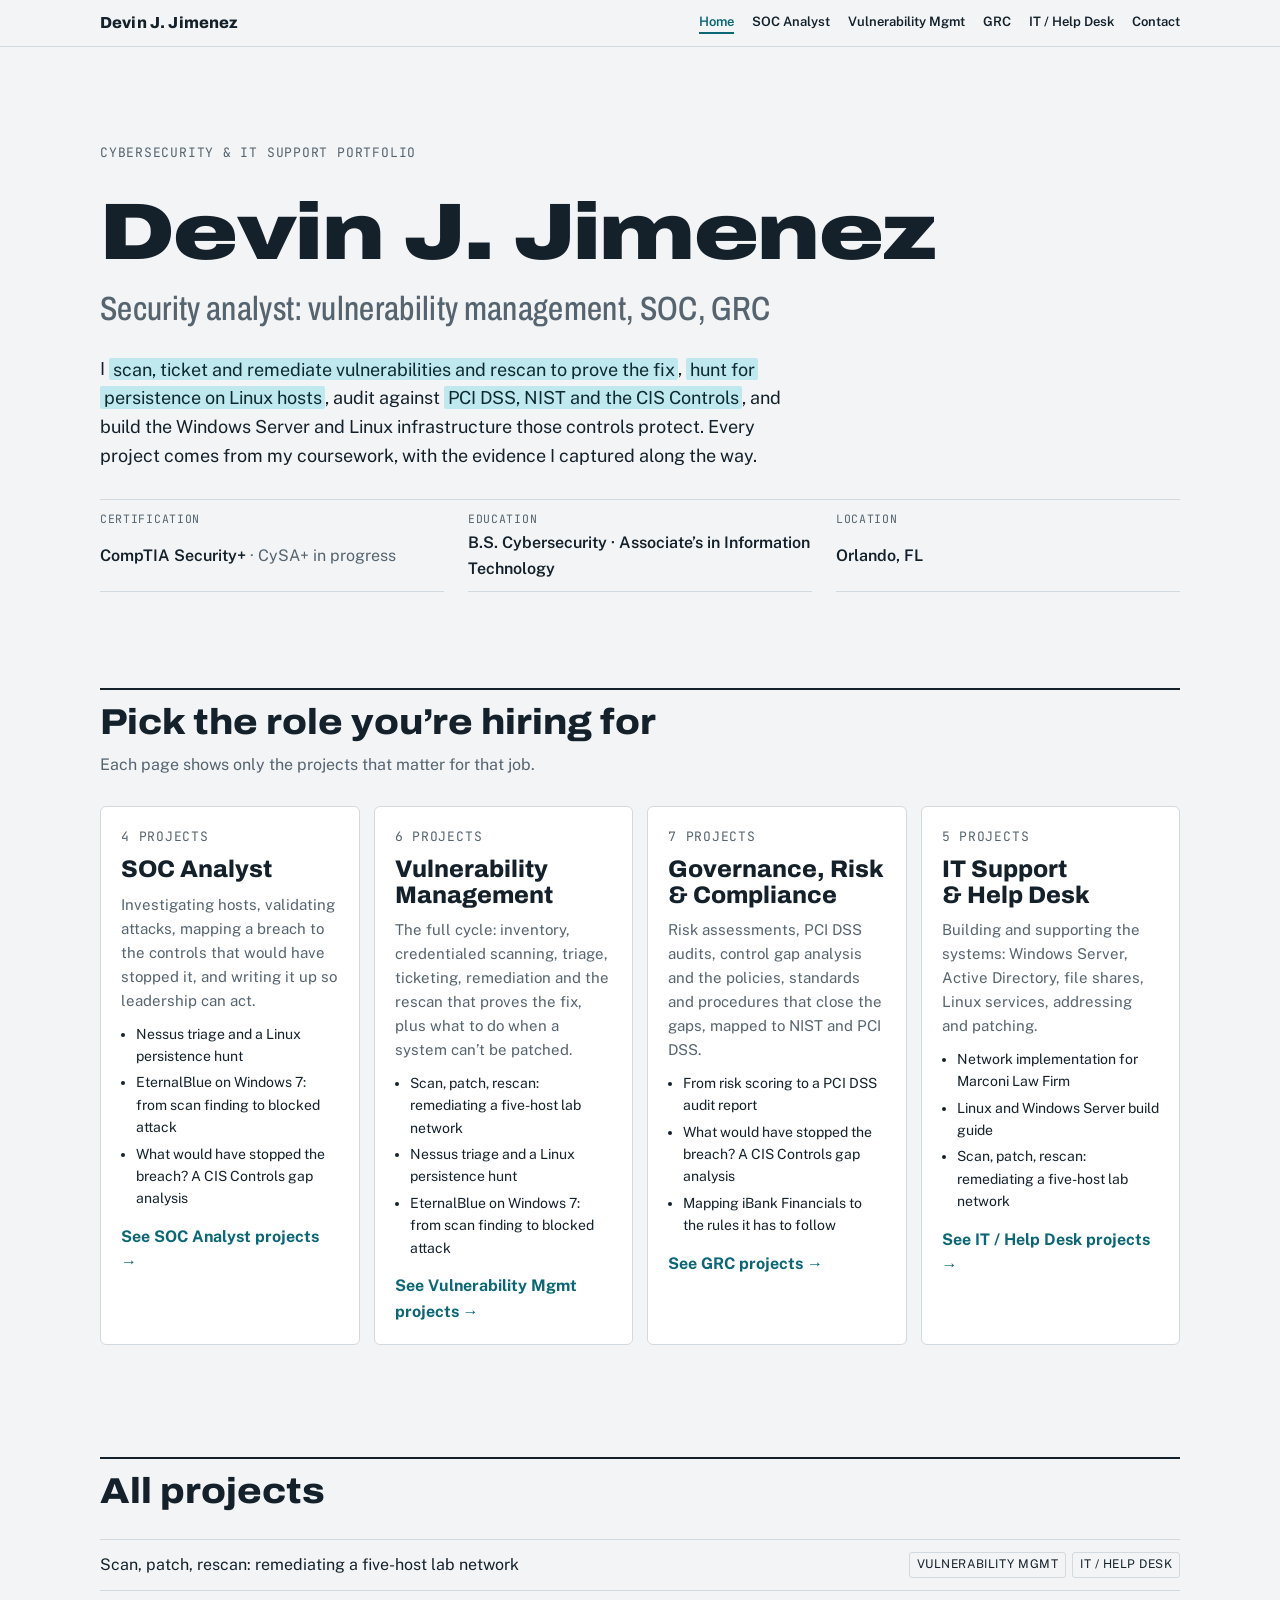
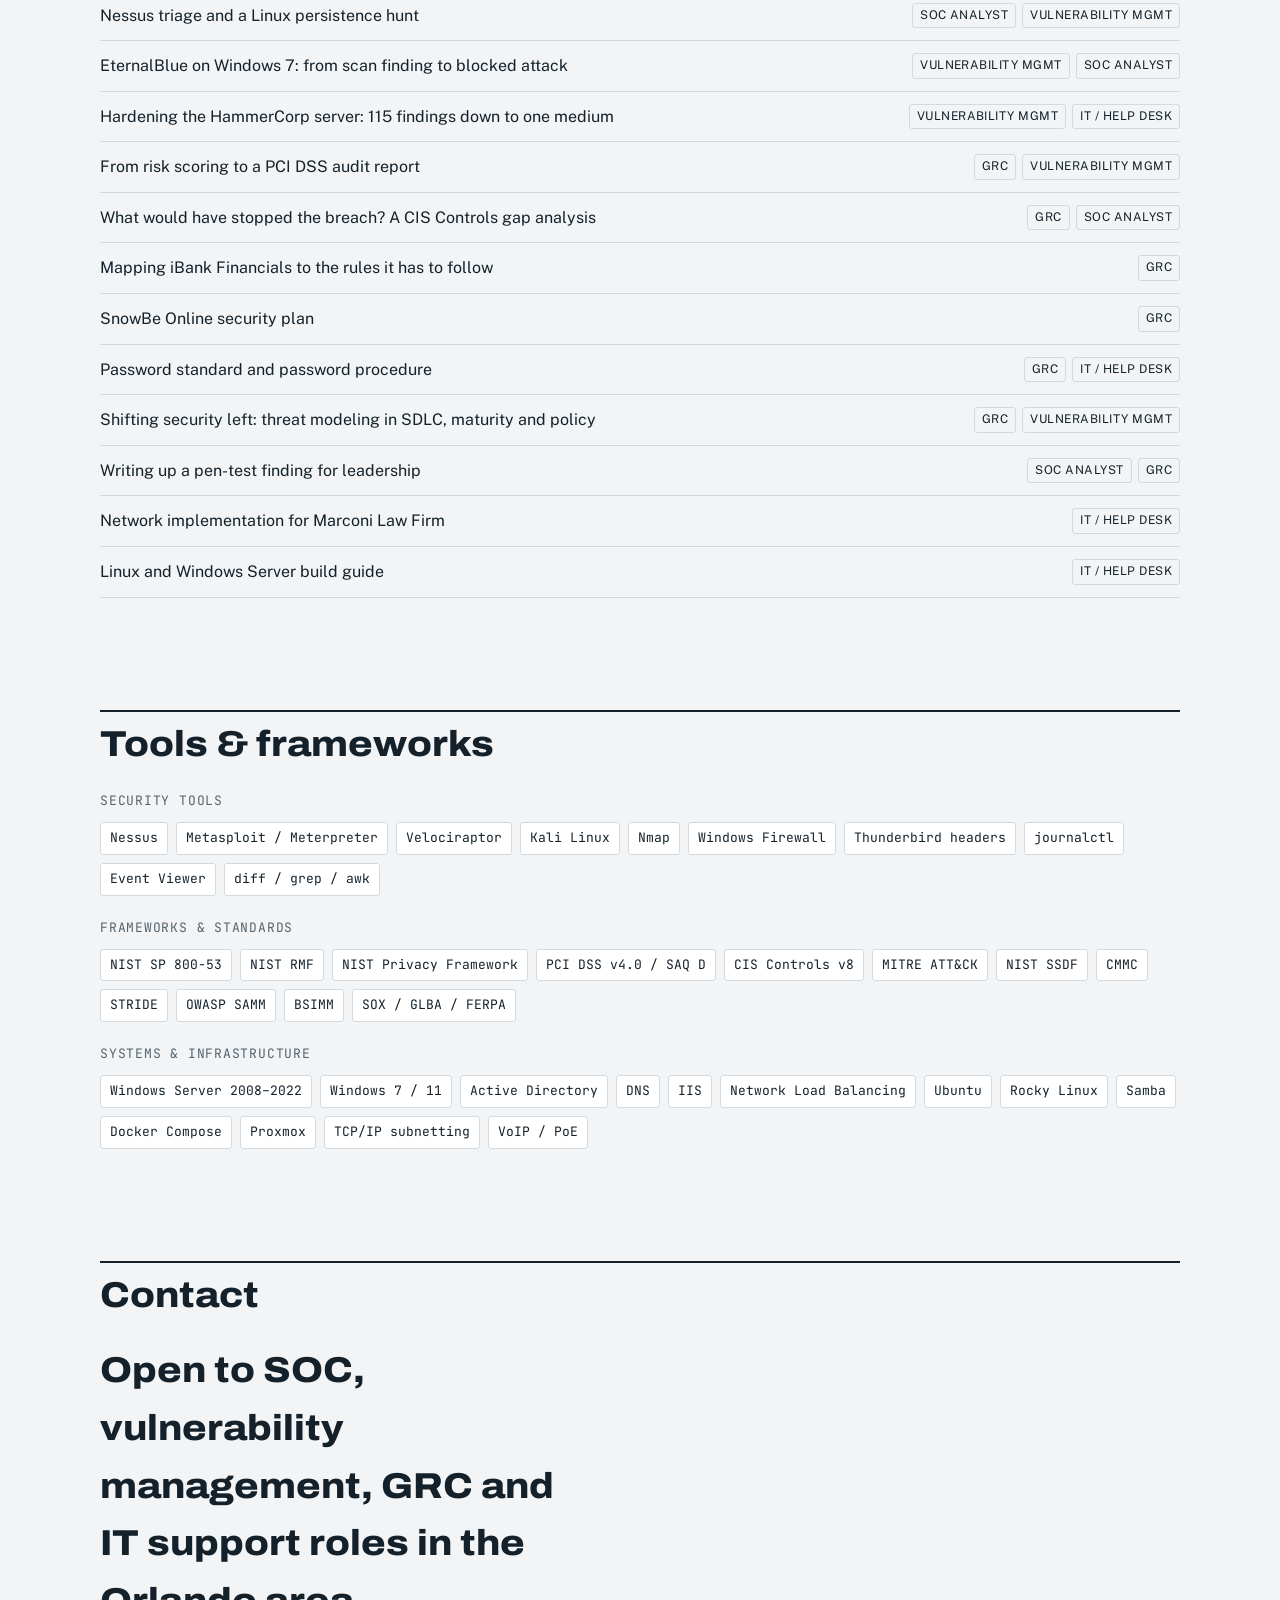
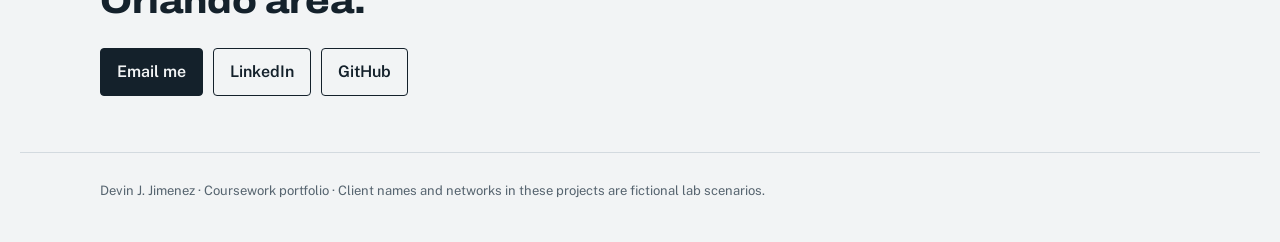
<file: index.html>
<!doctype html>
<html lang="en">
<head>
<meta charset="utf-8">
<meta name="viewport" content="width=device-width, initial-scale=1, viewport-fit=cover">
<title>Devin J. Jimenez · Cybersecurity portfolio</title>
<meta name="description" content="Cybersecurity and IT support portfolio of Devin J. Jimenez: vulnerability management, SOC, GRC and Windows/Linux infrastructure.">
<link rel="preconnect" href="https://fonts.googleapis.com">
<link rel="preconnect" href="https://fonts.gstatic.com" crossorigin>
<link rel="stylesheet" href="https://fonts.googleapis.com/css2?family=Archivo:wdth,wght@62..125,400..900&family=JetBrains+Mono:wght@400;600&family=Public+Sans:ital,wght@0,400;0,600;0,700;1,400&display=swap">
<link rel="stylesheet" href="styles.css">
</head>
<body>

<header class="top">
  <div class="wrap">
    <a class="who" href="index.html">Devin J. Jimenez</a>
    <nav aria-label="Pages">
      <a href="index.html" aria-current="page">Home</a>
      <a href="soc.html">SOC Analyst</a>
      <a href="vulnerability-management.html">Vulnerability Mgmt</a>
      <a href="grc.html">GRC</a>
      <a href="it-support.html">IT / Help Desk</a>
      <a href="index.html#contact">Contact</a>
    </nav>
  </div>
</header>

<main class="wrap">
  <section class="hero" aria-labelledby="name">
    <p class="label">Cybersecurity &amp; IT support portfolio</p>
    <h1 id="name">Devin J. Jimenez<span>Security analyst: vulnerability management, SOC, GRC</span></h1>
    <p class="lede">I <mark>scan, ticket and remediate vulnerabilities and rescan to prove the fix</mark>, <mark>hunt for persistence on Linux hosts</mark>, audit against <mark>PCI DSS, NIST and the CIS Controls</mark>, and build the Windows Server and Linux infrastructure those controls protect. Every project comes from my coursework, with the evidence I captured along the way.</p>
    <dl class="creds">
      <div><dt>Certification</dt><dd>CompTIA Security+ <span class="soon">· CySA+ in progress</span></dd></div>
      <div><dt>Education</dt><dd>B.S. Cybersecurity · Associate’s in Information Technology</dd></div>
      <div><dt>Location</dt><dd>Orlando, FL</dd></div>
    </dl>
  </section>

  <section id="roles" aria-labelledby="roles-h">
    <div class="sec-head">
      <h2 id="roles-h">Pick the role you’re hiring for</h2>
      <p>Each page shows only the projects that matter for that job.</p>
    </div>
    <div class="role-cards">
      <a class="role-card" href="soc.html">
        <span class="label">4 projects</span>
        <h3>SOC Analyst</h3>
        <p>Investigating hosts, validating attacks, mapping a breach to the controls that would have stopped it, and writing it up so leadership can act.</p>
        <ul>
          <li>Nessus triage and a Linux persistence hunt</li>
          <li>EternalBlue on Windows 7: from scan finding to blocked attack</li>
          <li>What would have stopped the breach? A CIS Controls gap analysis</li>
        </ul>
        <span class="go">See SOC Analyst projects →</span>
      </a>
      <a class="role-card" href="vulnerability-management.html">
        <span class="label">6 projects</span>
        <h3>Vulnerability Management</h3>
        <p>The full cycle: inventory, credentialed scanning, triage, ticketing, remediation and the rescan that proves the fix, plus what to do when a system can’t be patched.</p>
        <ul>
          <li>Scan, patch, rescan: remediating a five-host lab network</li>
          <li>Nessus triage and a Linux persistence hunt</li>
          <li>EternalBlue on Windows 7: from scan finding to blocked attack</li>
        </ul>
        <span class="go">See Vulnerability Mgmt projects →</span>
      </a>
      <a class="role-card" href="grc.html">
        <span class="label">7 projects</span>
        <h3>Governance, Risk &amp; Compliance</h3>
        <p>Risk assessments, PCI DSS audits, control gap analysis and the policies, standards and procedures that close the gaps, mapped to NIST and PCI DSS.</p>
        <ul>
          <li>From risk scoring to a PCI DSS audit report</li>
          <li>What would have stopped the breach? A CIS Controls gap analysis</li>
          <li>Mapping iBank Financials to the rules it has to follow</li>
        </ul>
        <span class="go">See GRC projects →</span>
      </a>
      <a class="role-card" href="it-support.html">
        <span class="label">5 projects</span>
        <h3>IT Support &amp; Help Desk</h3>
        <p>Building and supporting the systems: Windows Server, Active Directory, file shares, Linux services, addressing and patching.</p>
        <ul>
          <li>Network implementation for Marconi Law Firm</li>
          <li>Linux and Windows Server build guide</li>
          <li>Scan, patch, rescan: remediating a five-host lab network</li>
        </ul>
        <span class="go">See IT / Help Desk projects →</span>
      </a>
    </div>
  </section>

  <section id="all" aria-labelledby="all-h">
    <div class="sec-head">
      <h2 id="all-h">All projects</h2>
    </div>
    <ol class="all-list">
      <li><span>Scan, patch, rescan: remediating a five-host lab network</span><span class="roles"><a class="role" href="vulnerability-management.html#vm-lifecycle">Vulnerability Mgmt</a> <a class="role" href="it-support.html#vm-lifecycle">IT / Help Desk</a></span></li>
      <li><span>Nessus triage and a Linux persistence hunt</span><span class="roles"><a class="role" href="soc.html#final-report">SOC Analyst</a> <a class="role" href="vulnerability-management.html#final-report">Vulnerability Mgmt</a></span></li>
      <li><span>EternalBlue on Windows 7: from scan finding to blocked attack</span><span class="roles"><a class="role" href="vulnerability-management.html#eternalblue">Vulnerability Mgmt</a> <a class="role" href="soc.html#eternalblue">SOC Analyst</a></span></li>
      <li><span>Hardening the HammerCorp server: 115 findings down to one medium</span><span class="roles"><a class="role" href="vulnerability-management.html#os-hardening">Vulnerability Mgmt</a> <a class="role" href="it-support.html#os-hardening">IT / Help Desk</a></span></li>
      <li><span>From risk scoring to a PCI DSS audit report</span><span class="roles"><a class="role" href="grc.html#pci-audit">GRC</a> <a class="role" href="vulnerability-management.html#pci-audit">Vulnerability Mgmt</a></span></li>
      <li><span>What would have stopped the breach? A CIS Controls gap analysis</span><span class="roles"><a class="role" href="grc.html#cis-gap">GRC</a> <a class="role" href="soc.html#cis-gap">SOC Analyst</a></span></li>
      <li><span>Mapping iBank Financials to the rules it has to follow</span><span class="roles"><a class="role" href="grc.html#ibank-compliance">GRC</a></span></li>
      <li><span>SnowBe Online security plan</span><span class="roles"><a class="role" href="grc.html#snowbe-plan">GRC</a></span></li>
      <li><span>Password standard and password procedure</span><span class="roles"><a class="role" href="grc.html#password">GRC</a> <a class="role" href="it-support.html#password">IT / Help Desk</a></span></li>
      <li><span>Shifting security left: threat modeling in SDLC, maturity and policy</span><span class="roles"><a class="role" href="grc.html#threat-model">GRC</a> <a class="role" href="vulnerability-management.html#threat-model">Vulnerability Mgmt</a></span></li>
      <li><span>Writing up a pen-test finding for leadership</span><span class="roles"><a class="role" href="soc.html#incident-report">SOC Analyst</a> <a class="role" href="grc.html#incident-report">GRC</a></span></li>
      <li><span>Network implementation for Marconi Law Firm</span><span class="roles"><a class="role" href="it-support.html#marconi">IT / Help Desk</a></span></li>
      <li><span>Linux and Windows Server build guide</span><span class="roles"><a class="role" href="it-support.html#build-guide">IT / Help Desk</a></span></li>
    </ol>
  </section>

  <section id="tools" aria-labelledby="tools-h">
    <div class="sec-head">
      <h2 id="tools-h">Tools &amp; frameworks</h2>
    </div>
    <div class="stacks">
      <div class="stack-group"><span class="label">Security tools</span><div class="stack"><span>Nessus</span><span>Metasploit / Meterpreter</span><span>Velociraptor</span><span>Kali Linux</span><span>Nmap</span><span>Windows Firewall</span><span>Thunderbird headers</span><span>journalctl</span><span>Event Viewer</span><span>diff / grep / awk</span></div></div>
      <div class="stack-group"><span class="label">Frameworks &amp; standards</span><div class="stack"><span>NIST SP 800-53</span><span>NIST RMF</span><span>NIST Privacy Framework</span><span>PCI DSS v4.0 / SAQ D</span><span>CIS Controls v8</span><span>MITRE ATT&amp;CK</span><span>NIST SSDF</span><span>CMMC</span><span>STRIDE</span><span>OWASP SAMM</span><span>BSIMM</span><span>SOX / GLBA / FERPA</span></div></div>
      <div class="stack-group"><span class="label">Systems &amp; infrastructure</span><div class="stack"><span>Windows Server 2008–2022</span><span>Windows 7 / 11</span><span>Active Directory</span><span>DNS</span><span>IIS</span><span>Network Load Balancing</span><span>Ubuntu</span><span>Rocky Linux</span><span>Samba</span><span>Docker Compose</span><span>Proxmox</span><span>TCP/IP subnetting</span><span>VoIP / PoE</span></div></div>
    </div>
  </section>

  <section id="contact" aria-labelledby="contact-h">
    <div class="sec-head"><h2 id="contact-h">Contact</h2></div>
    <div class="contact">
      <p class="big">Open to SOC, vulnerability management, GRC and IT support roles in the Orlando area.</p>
      <div class="links">
        <a class="primary" href="mailto:Devinjim09@gmail.com">Email me</a>
        <a href="https://www.linkedin.com/in/devin-jacob-jimenez">LinkedIn</a>
        <a href="https://github.com/DevinjJim">GitHub</a>
      </div>
    </div>
  </section>
</main>

<footer>
  <div class="wrap">Devin J. Jimenez · Coursework portfolio · Client names and networks in these projects are fictional lab scenarios.</div>
</footer>

<dialog id="lightbox" aria-label="Screenshot">
  <img id="lightbox-img" alt="">
  <div class="bar"><span id="lightbox-cap"></span><button type="button" id="lightbox-close">Close</button></div>
</dialog>

<script src="site.js"></script>
</body>
</html>
</file>
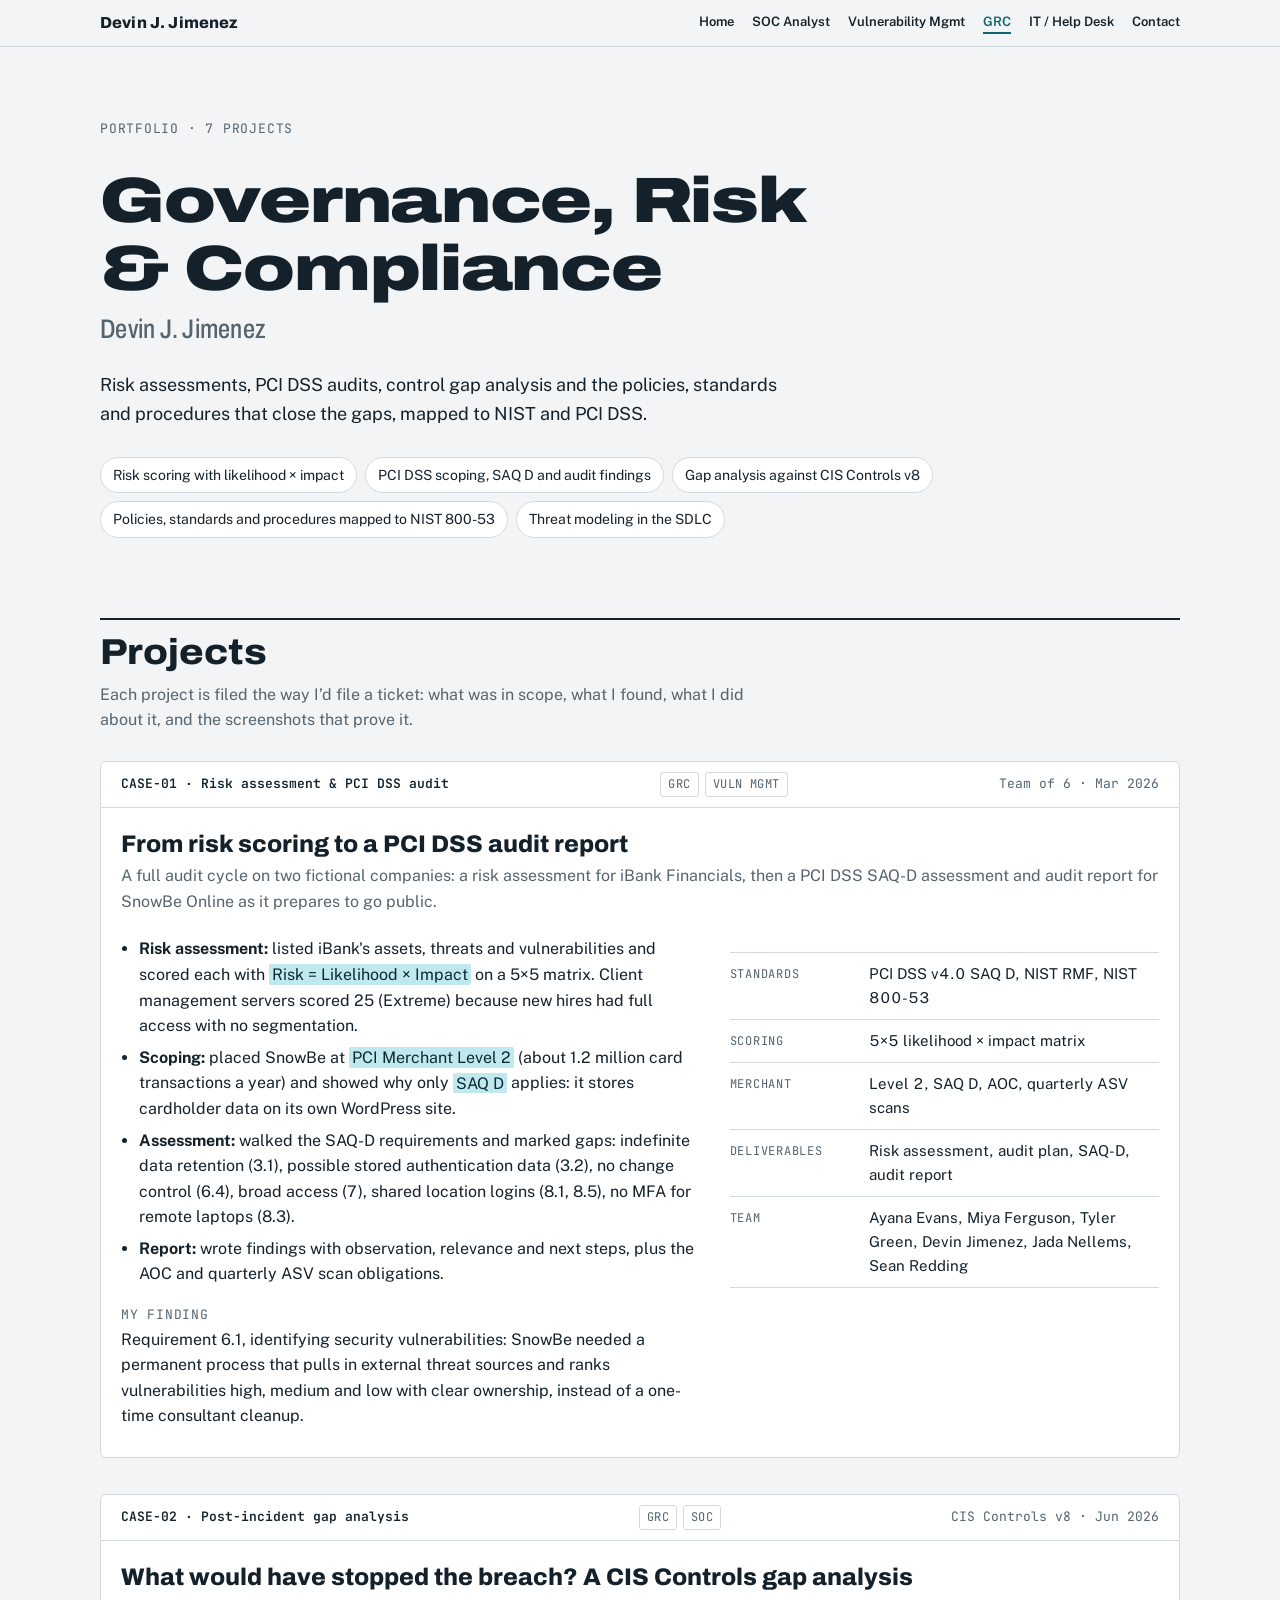
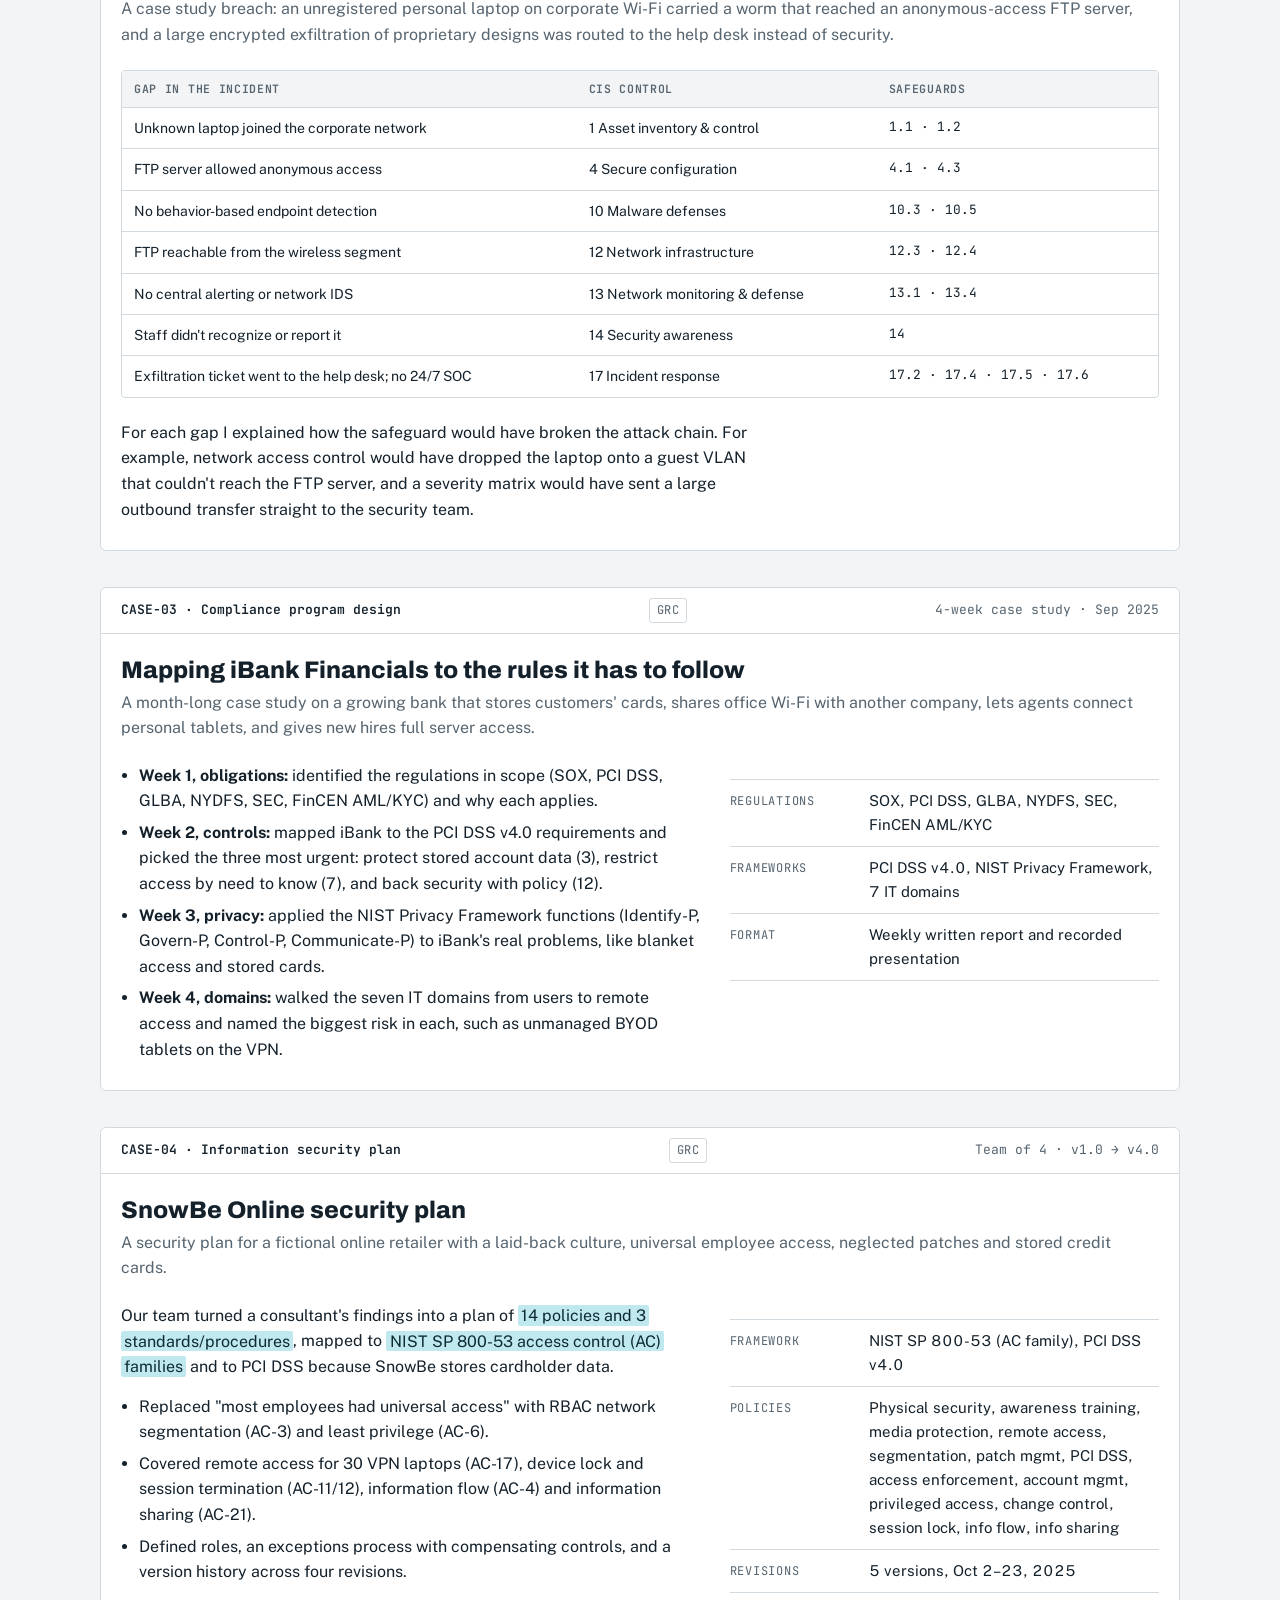
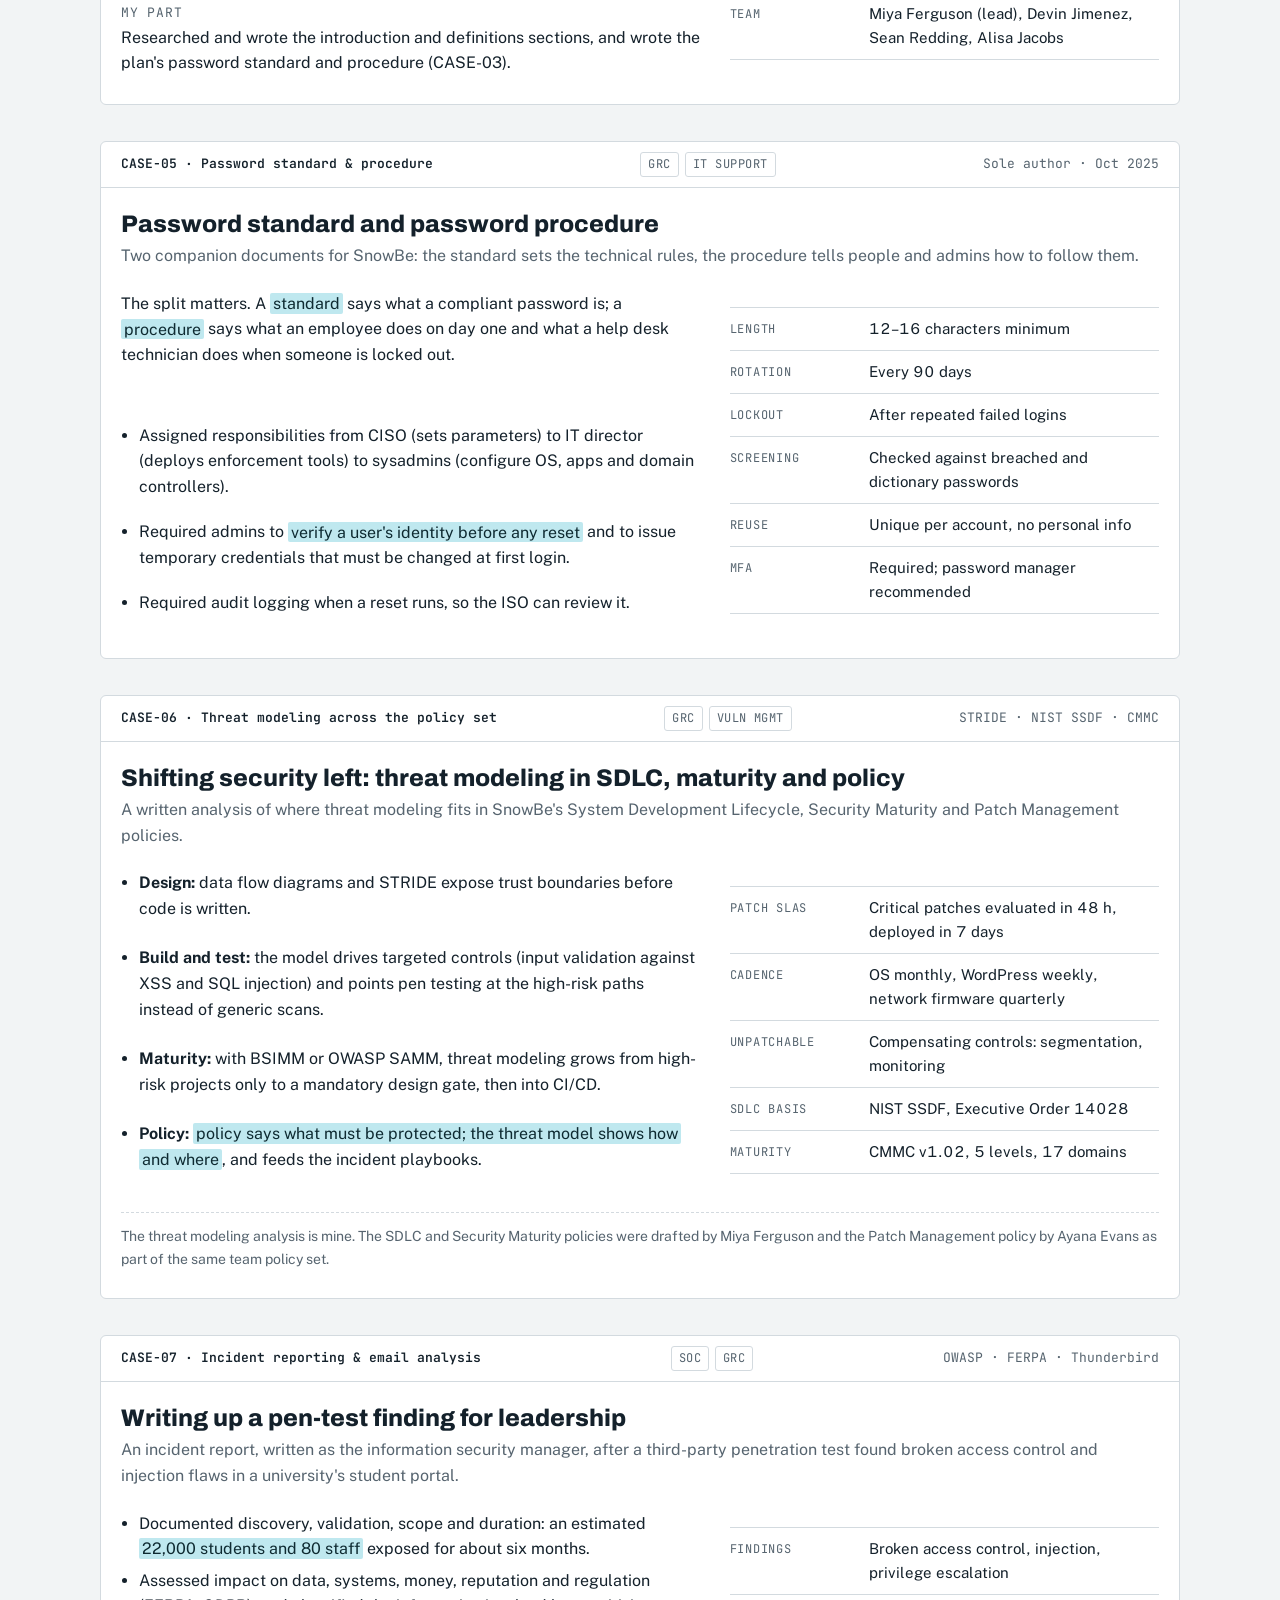
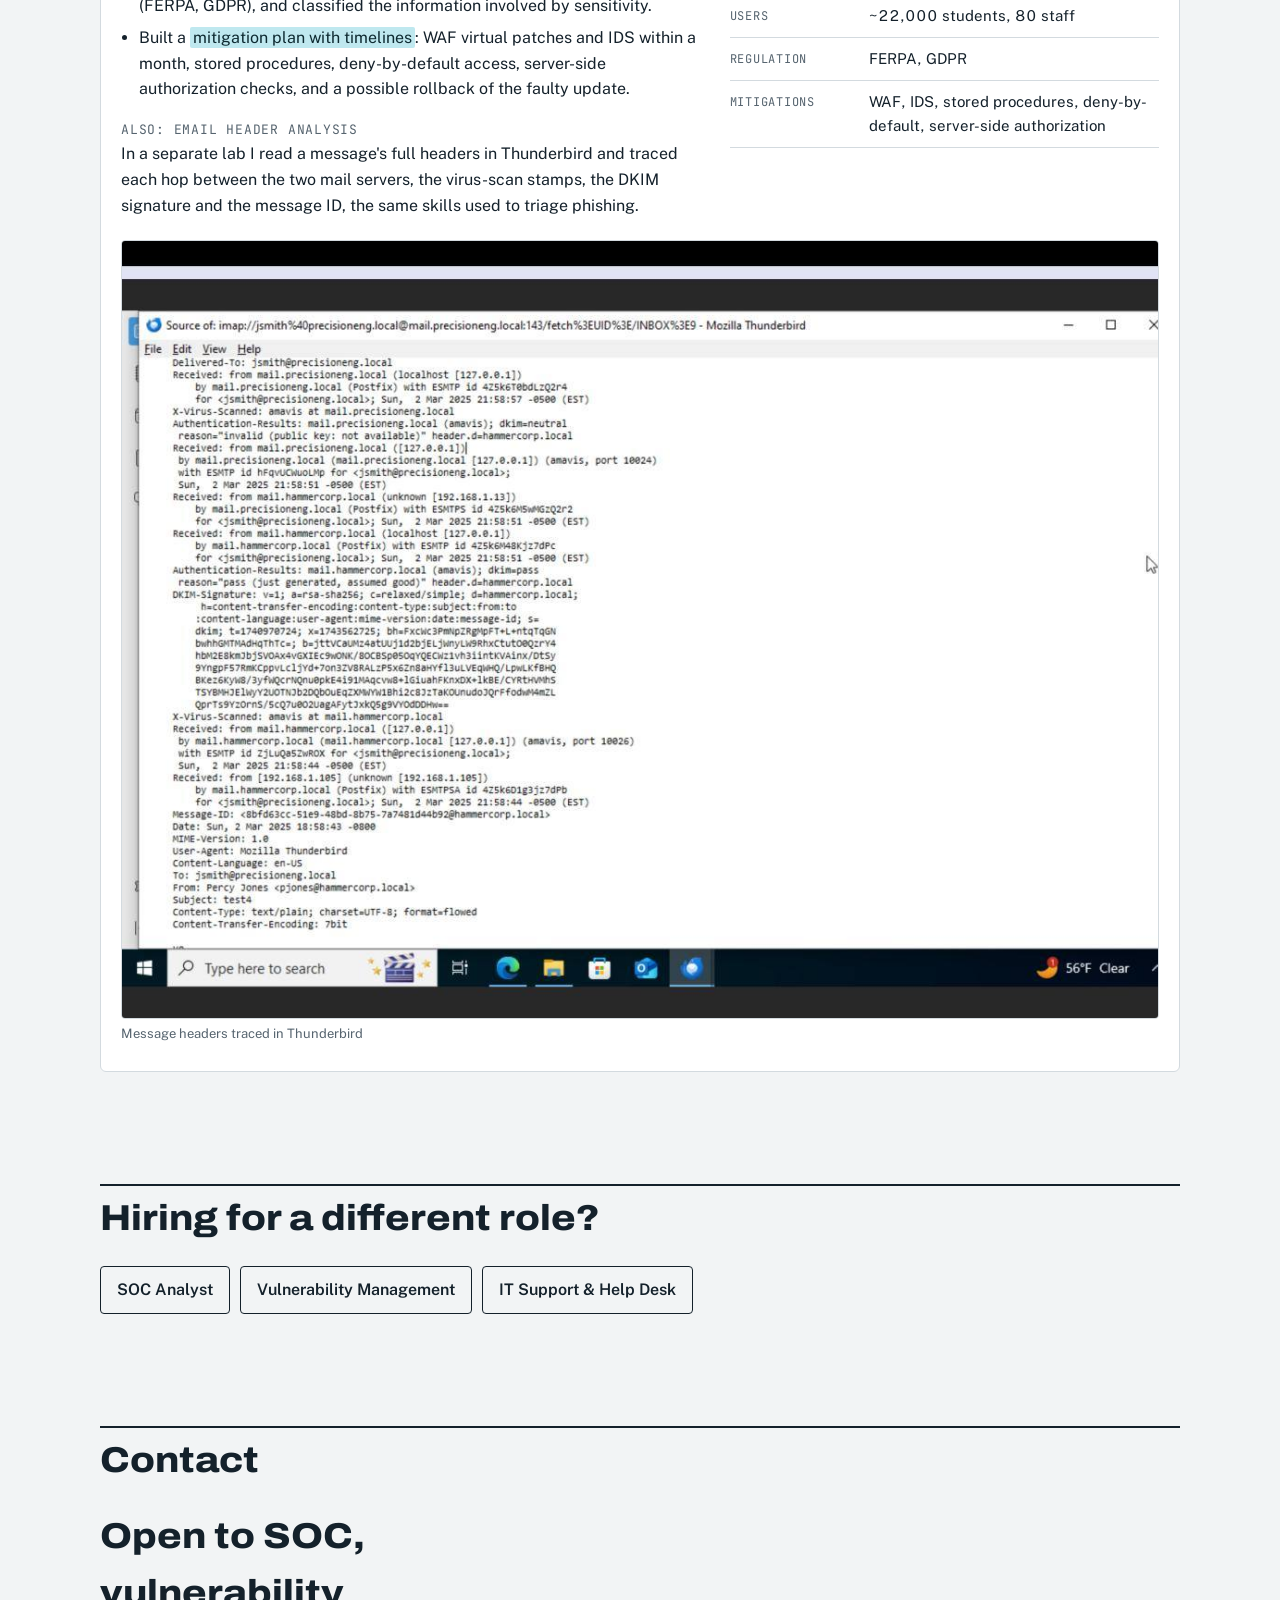
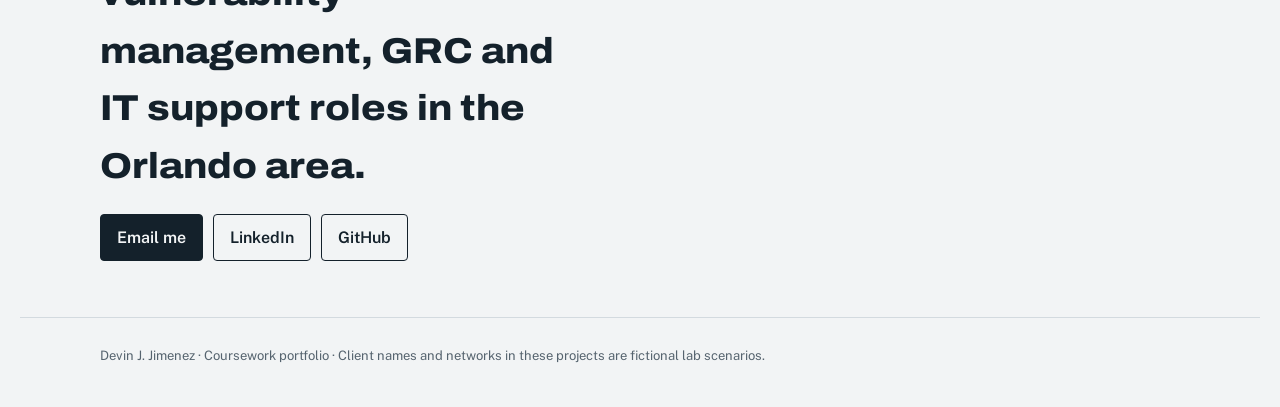
<file: grc.html>
<!doctype html>
<html lang="en">
<head>
<meta charset="utf-8">
<meta name="viewport" content="width=device-width, initial-scale=1, viewport-fit=cover">
<title>Governance, Risk & Compliance portfolio · Devin J. Jimenez</title>
<meta name="description" content="Devin J. Jimenez: Governance, Risk & Compliance projects with evidence from coursework labs.">
<link rel="preconnect" href="https://fonts.googleapis.com">
<link rel="preconnect" href="https://fonts.gstatic.com" crossorigin>
<link rel="stylesheet" href="https://fonts.googleapis.com/css2?family=Archivo:wdth,wght@62..125,400..900&family=JetBrains+Mono:wght@400;600&family=Public+Sans:ital,wght@0,400;0,600;0,700;1,400&display=swap">
<link rel="stylesheet" href="styles.css">
</head>
<body>

<header class="top">
  <div class="wrap">
    <a class="who" href="index.html">Devin J. Jimenez</a>
    <nav aria-label="Pages">
      <a href="index.html">Home</a>
      <a href="soc.html">SOC Analyst</a>
      <a href="vulnerability-management.html">Vulnerability Mgmt</a>
      <a href="grc.html" aria-current="page">GRC</a>
      <a href="it-support.html">IT / Help Desk</a>
      <a href="index.html#contact">Contact</a>
    </nav>
  </div>
</header>

<main class="wrap">
  <section class="hero page-hero" aria-labelledby="name">
    <p class="label">Portfolio · 7 projects</p>
    <h1 id="name">Governance, Risk &amp; Compliance<span>Devin J. Jimenez</span></h1>
    <p class="lede">Risk assessments, PCI DSS audits, control gap analysis and the policies, standards and procedures that close the gaps, mapped to NIST and PCI DSS.</p>
    <ul class="glance" aria-label="Skills shown on this page">
      <li>Risk scoring with likelihood × impact</li>
      <li>PCI DSS scoping, SAQ D and audit findings</li>
      <li>Gap analysis against CIS Controls v8</li>
      <li>Policies, standards and procedures mapped to NIST 800-53</li>
      <li>Threat modeling in the SDLC</li>
    </ul>
  </section>

  <section id="cases" aria-labelledby="cases-h">
    <div class="sec-head">
      <h2 id="cases-h">Projects</h2>
      <p>Each project is filed the way I’d file a ticket: what was in scope, what I found, what I did about it, and the screenshots that prove it.</p>
    </div>
    <div class="cases">

<article id="pci-audit" class="case" data-roles="grc vm">
  <div class="docket">
    <span class="id">CASE-01 · Risk assessment &amp; PCI DSS audit</span>
    <span class="roles"><span class="role" data-r="grc">GRC</span><span class="role" data-r="vm">Vuln Mgmt</span></span>
    <span>Team of 6 · Mar 2026</span>
  </div>
  <div class="case-body">
    <div>
      <h3>From risk scoring to a PCI DSS audit report</h3>
      <p class="sub">A full audit cycle on two fictional companies: a risk assessment for iBank Financials, then a PCI DSS SAQ-D assessment and audit report for SnowBe Online as it prepares to go public.</p>
    </div>
    <div class="cols">
      <div class="prose">
        <ul>
          <li><b>Risk assessment:</b> listed iBank's assets, threats and vulnerabilities and scored each with <mark>Risk = Likelihood × Impact</mark> on a 5×5 matrix. Client management servers scored 25 (Extreme) because new hires had full access with no segmentation.</li>
          <li><b>Scoping:</b> placed SnowBe at <mark>PCI Merchant Level 2</mark> (about 1.2 million card transactions a year) and showed why only <mark>SAQ D</mark> applies: it stores cardholder data on its own WordPress site.</li>
          <li><b>Assessment:</b> walked the SAQ-D requirements and marked gaps: indefinite data retention (3.1), possible stored authentication data (3.2), no change control (6.4), broad access (7), shared location logins (8.1, 8.5), no MFA for remote laptops (8.3).</li>
          <li><b>Report:</b> wrote findings with observation, relevance and next steps, plus the AOC and quarterly ASV scan obligations.</li>
        </ul>
        <p><span class="label">My finding</span><br>Requirement 6.1, identifying security vulnerabilities: SnowBe needed a permanent process that pulls in external threat sources and ranks vulnerabilities high, medium and low with clear ownership, instead of a one-time consultant cleanup.</p>
      </div>
      <dl class="facts">
        <div><dt>Standards</dt><dd>PCI DSS v4.0 SAQ D, NIST RMF, NIST 800-53</dd></div>
        <div><dt>Scoring</dt><dd>5×5 likelihood × impact matrix</dd></div>
        <div><dt>Merchant</dt><dd>Level 2, SAQ D, AOC, quarterly ASV scans</dd></div>
        <div><dt>Deliverables</dt><dd>Risk assessment, audit plan, SAQ-D, audit report</dd></div>
        <div><dt>Team</dt><dd>Ayana Evans, Miya Ferguson, Tyler Green, Devin Jimenez, Jada Nellems, Sean Redding</dd></div>
      </dl>
    </div>
  </div>
</article>

<article id="cis-gap" class="case" data-roles="grc soc">
  <div class="docket">
    <span class="id">CASE-02 · Post-incident gap analysis</span>
    <span class="roles"><span class="role" data-r="grc">GRC</span><span class="role" data-r="soc">SOC</span></span>
    <span>CIS Controls v8 · Jun 2026</span>
  </div>
  <div class="case-body">
    <div>
      <h3>What would have stopped the breach? A CIS Controls gap analysis</h3>
      <p class="sub">A case study breach: an unregistered personal laptop on corporate Wi-Fi carried a worm that reached an anonymous-access FTP server, and a large encrypted exfiltration of proprietary designs was routed to the help desk instead of security.</p>
    </div>
    <div class="tbl" role="region" aria-label="Gaps mapped to CIS Controls" tabindex="0">
      <table>
        <thead><tr><th>Gap in the incident</th><th>CIS Control</th><th>Safeguards</th></tr></thead>
        <tbody>
          <tr><td>Unknown laptop joined the corporate network</td><td>1 Asset inventory &amp; control</td><td class="mono">1.1 · 1.2</td></tr>
          <tr><td>FTP server allowed anonymous access</td><td>4 Secure configuration</td><td class="mono">4.1 · 4.3</td></tr>
          <tr><td>No behavior-based endpoint detection</td><td>10 Malware defenses</td><td class="mono">10.3 · 10.5</td></tr>
          <tr><td>FTP reachable from the wireless segment</td><td>12 Network infrastructure</td><td class="mono">12.3 · 12.4</td></tr>
          <tr><td>No central alerting or network IDS</td><td>13 Network monitoring &amp; defense</td><td class="mono">13.1 · 13.4</td></tr>
          <tr><td>Staff didn't recognize or report it</td><td>14 Security awareness</td><td class="mono">14</td></tr>
          <tr><td>Exfiltration ticket went to the help desk; no 24/7 SOC</td><td>17 Incident response</td><td class="mono">17.2 · 17.4 · 17.5 · 17.6</td></tr>
        </tbody>
      </table>
    </div>
    <p class="prose">For each gap I explained how the safeguard would have broken the attack chain. For example, network access control would have dropped the laptop onto a guest VLAN that couldn't reach the FTP server, and a severity matrix would have sent a large outbound transfer straight to the security team.</p>
  </div>
</article>

<article id="ibank-compliance" class="case" data-roles="grc">
  <div class="docket">
    <span class="id">CASE-03 · Compliance program design</span>
    <span class="roles"><span class="role" data-r="grc">GRC</span></span>
    <span>4-week case study · Sep 2025</span>
  </div>
  <div class="case-body">
    <div>
      <h3>Mapping iBank Financials to the rules it has to follow</h3>
      <p class="sub">A month-long case study on a growing bank that stores customers' cards, shares office Wi-Fi with another company, lets agents connect personal tablets, and gives new hires full server access.</p>
    </div>
    <div class="cols">
      <div class="prose">
        <ul>
          <li><b>Week 1, obligations:</b> identified the regulations in scope (SOX, PCI DSS, GLBA, NYDFS, SEC, FinCEN AML/KYC) and why each applies.</li>
          <li><b>Week 2, controls:</b> mapped iBank to the PCI DSS v4.0 requirements and picked the three most urgent: protect stored account data (3), restrict access by need to know (7), and back security with policy (12).</li>
          <li><b>Week 3, privacy:</b> applied the NIST Privacy Framework functions (Identify-P, Govern-P, Control-P, Communicate-P) to iBank's real problems, like blanket access and stored cards.</li>
          <li><b>Week 4, domains:</b> walked the seven IT domains from users to remote access and named the biggest risk in each, such as unmanaged BYOD tablets on the VPN.</li>
        </ul>
      </div>
      <dl class="facts">
        <div><dt>Regulations</dt><dd>SOX, PCI DSS, GLBA, NYDFS, SEC, FinCEN AML/KYC</dd></div>
        <div><dt>Frameworks</dt><dd>PCI DSS v4.0, NIST Privacy Framework, 7 IT domains</dd></div>
        <div><dt>Format</dt><dd>Weekly written report and recorded presentation</dd></div>
      </dl>
    </div>
  </div>
</article>

<article id="snowbe-plan" class="case" data-roles="grc">
        <div class="docket">
          <span class="id">CASE-04 · Information security plan</span>
          <span class="roles"><span class="role" data-r="grc">GRC</span></span>
          <span>Team of 4 · v1.0 → v4.0</span>
        </div>
        <div class="case-body">
          <div>
            <h3>SnowBe Online security plan</h3>
            <p class="sub">A security plan for a fictional online retailer with a laid-back culture, universal employee access, neglected patches and stored credit cards.</p>
          </div>
          <div class="cols">
            <div class="prose">
              <p>Our team turned a consultant's findings into a plan of <mark>14 policies and 3 standards/procedures</mark>, mapped to <mark>NIST SP 800-53 access control (AC) families</mark> and to PCI DSS because SnowBe stores cardholder data.</p>
              <ul>
                <li>Replaced "most employees had universal access" with RBAC network segmentation (AC-3) and least privilege (AC-6).</li>
                <li>Covered remote access for 30 VPN laptops (AC-17), device lock and session termination (AC-11/12), information flow (AC-4) and information sharing (AC-21).</li>
                <li>Defined roles, an exceptions process with compensating controls, and a version history across four revisions.</li>
              </ul>
              <p><span class="label">My part</span><br>Researched and wrote the introduction and definitions sections, and wrote the plan's password standard and procedure (CASE-03).</p>
            </div>
            <dl class="facts">
              <div><dt>Framework</dt><dd>NIST SP 800-53 (AC family), PCI DSS v4.0</dd></div>
              <div><dt>Policies</dt><dd>Physical security, awareness training, media protection, remote access, segmentation, patch mgmt, PCI DSS, access enforcement, account mgmt, privileged access, change control, session lock, info flow, info sharing</dd></div>
              <div><dt>Revisions</dt><dd>5 versions, Oct 2–23, 2025</dd></div>
              <div><dt>Team</dt><dd>Miya Ferguson (lead), Devin Jimenez, Sean Redding, Alisa Jacobs</dd></div>
            </dl>
          </div>
        </div>
      </article>

<article id="password" class="case" data-roles="grc it">
        <div class="docket">
          <span class="id">CASE-05 · Password standard &amp; procedure</span>
          <span class="roles"><span class="role" data-r="grc">GRC</span><span class="role" data-r="it">IT Support</span></span>
          <span>Sole author · Oct 2025</span>
        </div>
        <div class="case-body">
          <div>
            <h3>Password standard and password procedure</h3>
            <p class="sub">Two companion documents for SnowBe: the standard sets the technical rules, the procedure tells people and admins how to follow them.</p>
          </div>
          <div class="cols">
            <div class="prose">
              <p>The split matters. A <mark>standard</mark> says what a compliant password is; a <mark>procedure</mark> says what an employee does on day one and what a help desk technician does when someone is locked out.</p>
              <ul>
                <li>Assigned responsibilities from CISO (sets parameters) to IT director (deploys enforcement tools) to sysadmins (configure OS, apps and domain controllers).</li>
                <li>Required admins to <mark>verify a user's identity before any reset</mark> and to issue temporary credentials that must be changed at first login.</li>
                <li>Required audit logging when a reset runs, so the ISO can review it.</li>
              </ul>
            </div>
            <dl class="facts">
              <div><dt>Length</dt><dd>12–16 characters minimum</dd></div>
              <div><dt>Rotation</dt><dd>Every 90 days</dd></div>
              <div><dt>Lockout</dt><dd>After repeated failed logins</dd></div>
              <div><dt>Screening</dt><dd>Checked against breached and dictionary passwords</dd></div>
              <div><dt>Reuse</dt><dd>Unique per account, no personal info</dd></div>
              <div><dt>MFA</dt><dd>Required; password manager recommended</dd></div>
            </dl>
          </div>
        </div>
      </article>

<article id="threat-model" class="case" data-roles="grc vm">
        <div class="docket">
          <span class="id">CASE-06 · Threat modeling across the policy set</span>
          <span class="roles"><span class="role" data-r="grc">GRC</span><span class="role" data-r="vm">Vuln Mgmt</span></span>
          <span>STRIDE · NIST SSDF · CMMC</span>
        </div>
        <div class="case-body">
          <div>
            <h3>Shifting security left: threat modeling in SDLC, maturity and policy</h3>
            <p class="sub">A written analysis of where threat modeling fits in SnowBe's System Development Lifecycle, Security Maturity and Patch Management policies.</p>
          </div>
          <div class="cols">
            <div class="prose">
              <ul>
                <li><b>Design:</b> data flow diagrams and STRIDE expose trust boundaries before code is written.</li>
                <li><b>Build and test:</b> the model drives targeted controls (input validation against XSS and SQL injection) and points pen testing at the high-risk paths instead of generic scans.</li>
                <li><b>Maturity:</b> with BSIMM or OWASP SAMM, threat modeling grows from high-risk projects only to a mandatory design gate, then into CI/CD.</li>
                <li><b>Policy:</b> <mark>policy says what must be protected; the threat model shows how and where</mark>, and feeds the incident playbooks.</li>
              </ul>
            </div>
            <dl class="facts">
              <div><dt>Patch SLAs</dt><dd>Critical patches evaluated in 48 h, deployed in 7 days</dd></div>
              <div><dt>Cadence</dt><dd>OS monthly, WordPress weekly, network firmware quarterly</dd></div>
              <div><dt>Unpatchable</dt><dd>Compensating controls: segmentation, monitoring</dd></div>
              <div><dt>SDLC basis</dt><dd>NIST SSDF, Executive Order 14028</dd></div>
              <div><dt>Maturity</dt><dd>CMMC v1.02, 5 levels, 17 domains</dd></div>
            </dl>
          </div>
          <p class="credit">The threat modeling analysis is mine. The SDLC and Security Maturity policies were drafted by Miya Ferguson and the Patch Management policy by Ayana Evans as part of the same team policy set.</p>
        </div>
      </article>

<article id="incident-report" class="case" data-roles="soc grc">
  <div class="docket">
    <span class="id">CASE-07 · Incident reporting &amp; email analysis</span>
    <span class="roles"><span class="role" data-r="soc">SOC</span><span class="role" data-r="grc">GRC</span></span>
    <span>OWASP · FERPA · Thunderbird</span>
  </div>
  <div class="case-body">
    <div>
      <h3>Writing up a pen-test finding for leadership</h3>
      <p class="sub">An incident report, written as the information security manager, after a third-party penetration test found broken access control and injection flaws in a university's student portal.</p>
    </div>
    <div class="cols">
      <div class="prose">
        <ul>
          <li>Documented discovery, validation, scope and duration: an estimated <mark>22,000 students and 80 staff</mark> exposed for about six months.</li>
          <li>Assessed impact on data, systems, money, reputation and regulation (FERPA, GDPR), and classified the information involved by sensitivity.</li>
          <li>Built a <mark>mitigation plan with timelines</mark>: WAF virtual patches and IDS within a month, stored procedures, deny-by-default access, server-side authorization checks, and a possible rollback of the faulty update.</li>
        </ul>
        <p><span class="label">Also: email header analysis</span><br>In a separate lab I read a message's full headers in Thunderbird and traced each hop between the two mail servers, the virus-scan stamps, the DKIM signature and the message ID, the same skills used to triage phishing.</p>
      </div>
      <dl class="facts">
        <div><dt>Findings</dt><dd>Broken access control, injection, privilege escalation</dd></div>
        <div><dt>Users</dt><dd>~22,000 students, 80 staff</dd></div>
        <div><dt>Regulation</dt><dd>FERPA, GDPR</dd></div>
        <div><dt>Mitigations</dt><dd>WAF, IDS, stored procedures, deny-by-default, server-side authorization</dd></div>
      </dl>
    </div>
    <div class="evidence">
      <figure><button type="button" aria-label="Enlarge: email headers"><img src="img/hdr.jpg" alt="Full email headers open in Thunderbird showing received hops and DKIM signature" loading="lazy"></button><figcaption>Message headers traced in Thunderbird</figcaption></figure>
    </div>
  </div>
</article>
    </div>
  </section>

  <section aria-labelledby="more-h">
    <div class="sec-head"><h2 id="more-h">Hiring for a different role?</h2></div>
    <div class="links">
      <a href="soc.html">SOC Analyst</a>
      <a href="vulnerability-management.html">Vulnerability Management</a>
      <a href="it-support.html">IT Support &amp; Help Desk</a>
    </div>
  </section>

  <section id="contact" aria-labelledby="contact-h">
    <div class="sec-head"><h2 id="contact-h">Contact</h2></div>
    <div class="contact">
      <p class="big">Open to SOC, vulnerability management, GRC and IT support roles in the Orlando area.</p>
      <div class="links">
        <a class="primary" href="mailto:Devinjim09@gmail.com">Email me</a>
        <a href="https://www.linkedin.com/in/devin-jacob-jimenez">LinkedIn</a>
        <a href="https://github.com/DevinjJim">GitHub</a>
      </div>
    </div>
  </section>
</main>

<footer>
  <div class="wrap">Devin J. Jimenez · Coursework portfolio · Client names and networks in these projects are fictional lab scenarios.</div>
</footer>

<dialog id="lightbox" aria-label="Screenshot">
  <img id="lightbox-img" alt="">
  <div class="bar"><span id="lightbox-cap"></span><button type="button" id="lightbox-close">Close</button></div>
</dialog>

<script src="site.js"></script>
</body>
</html>
</file>
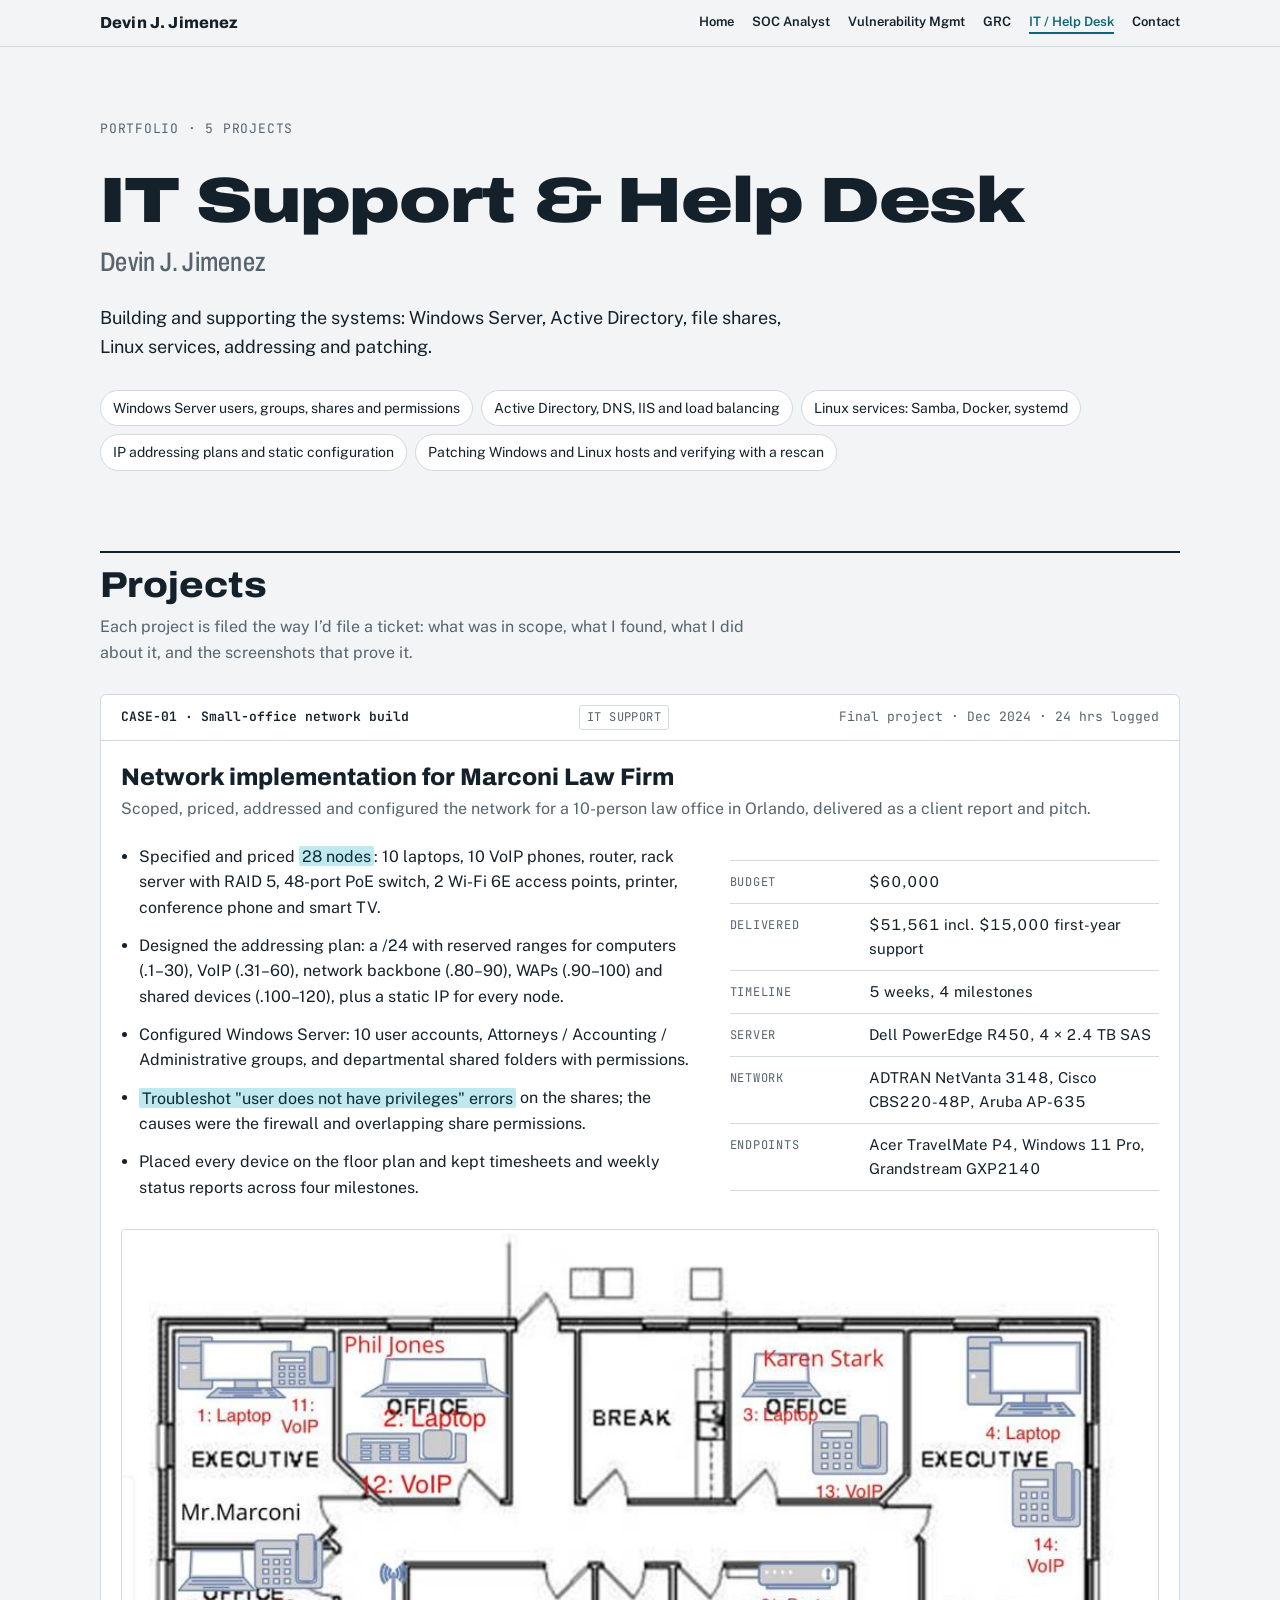
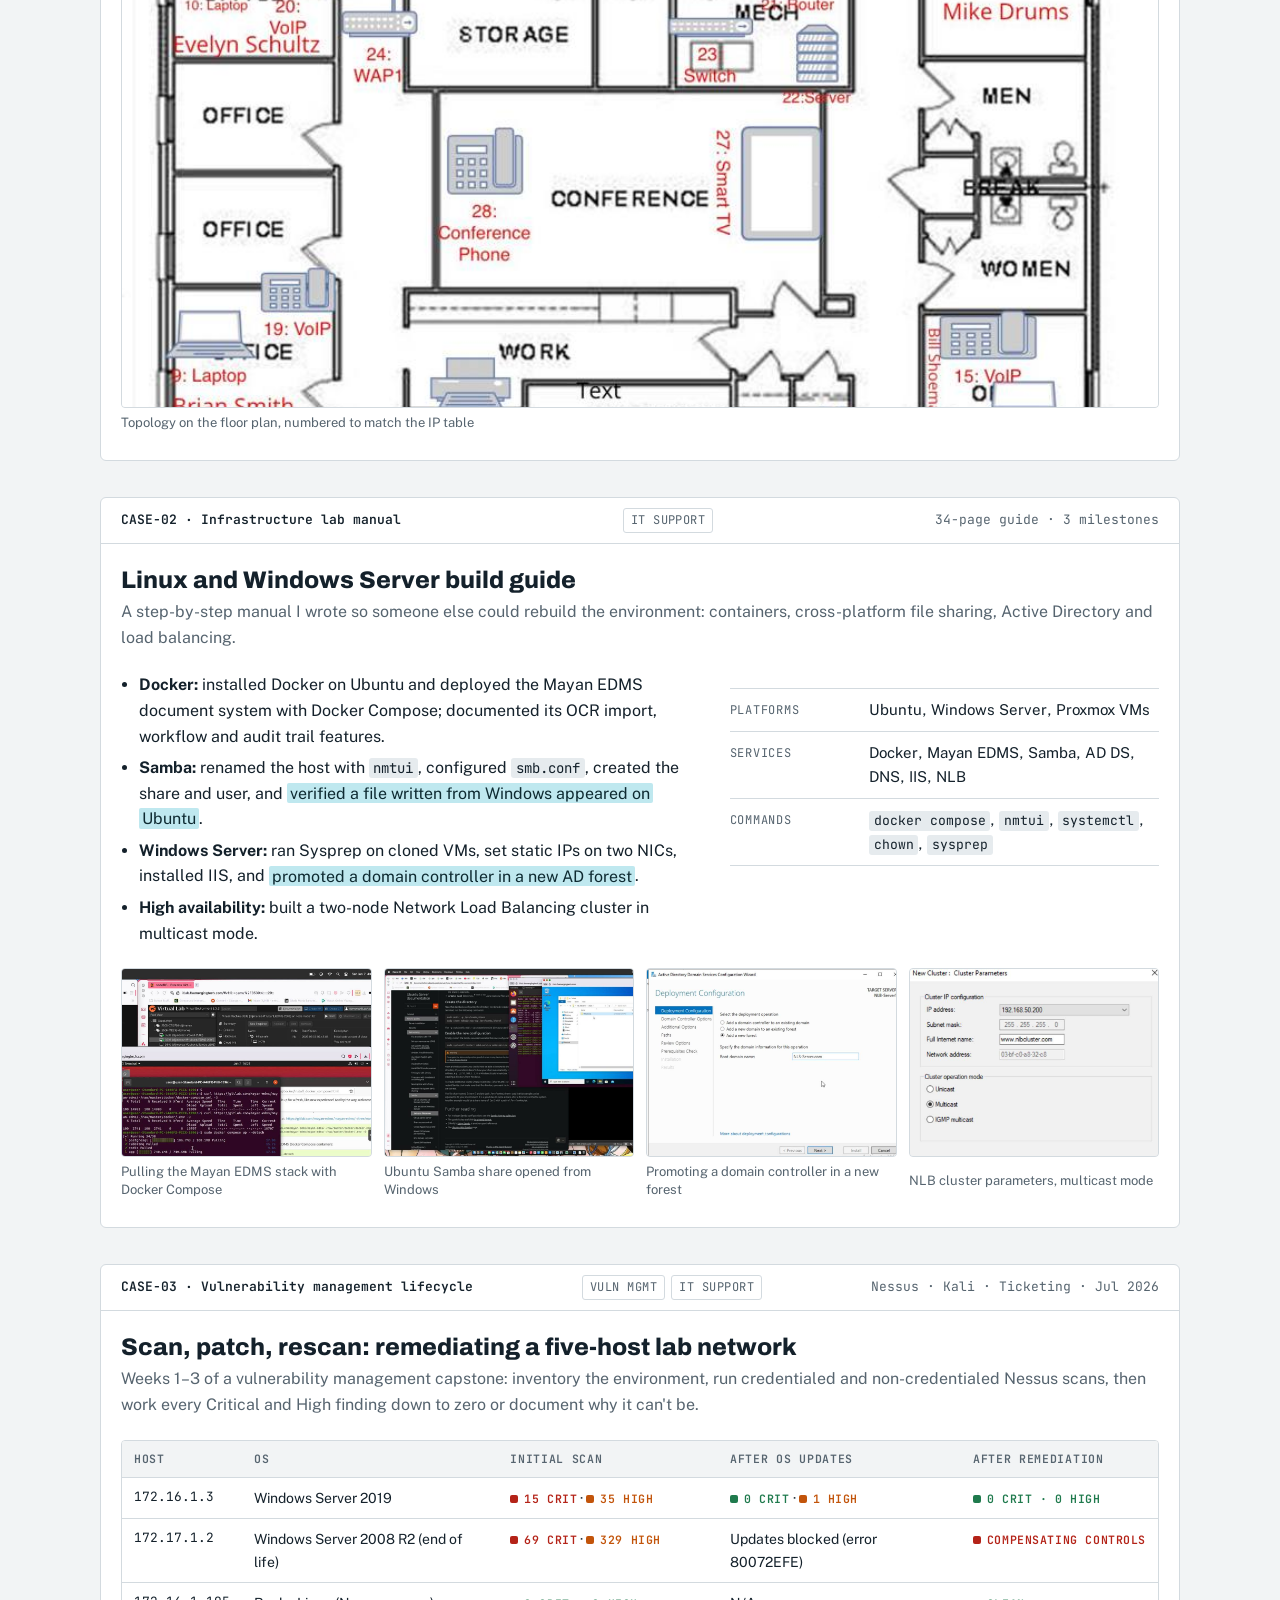
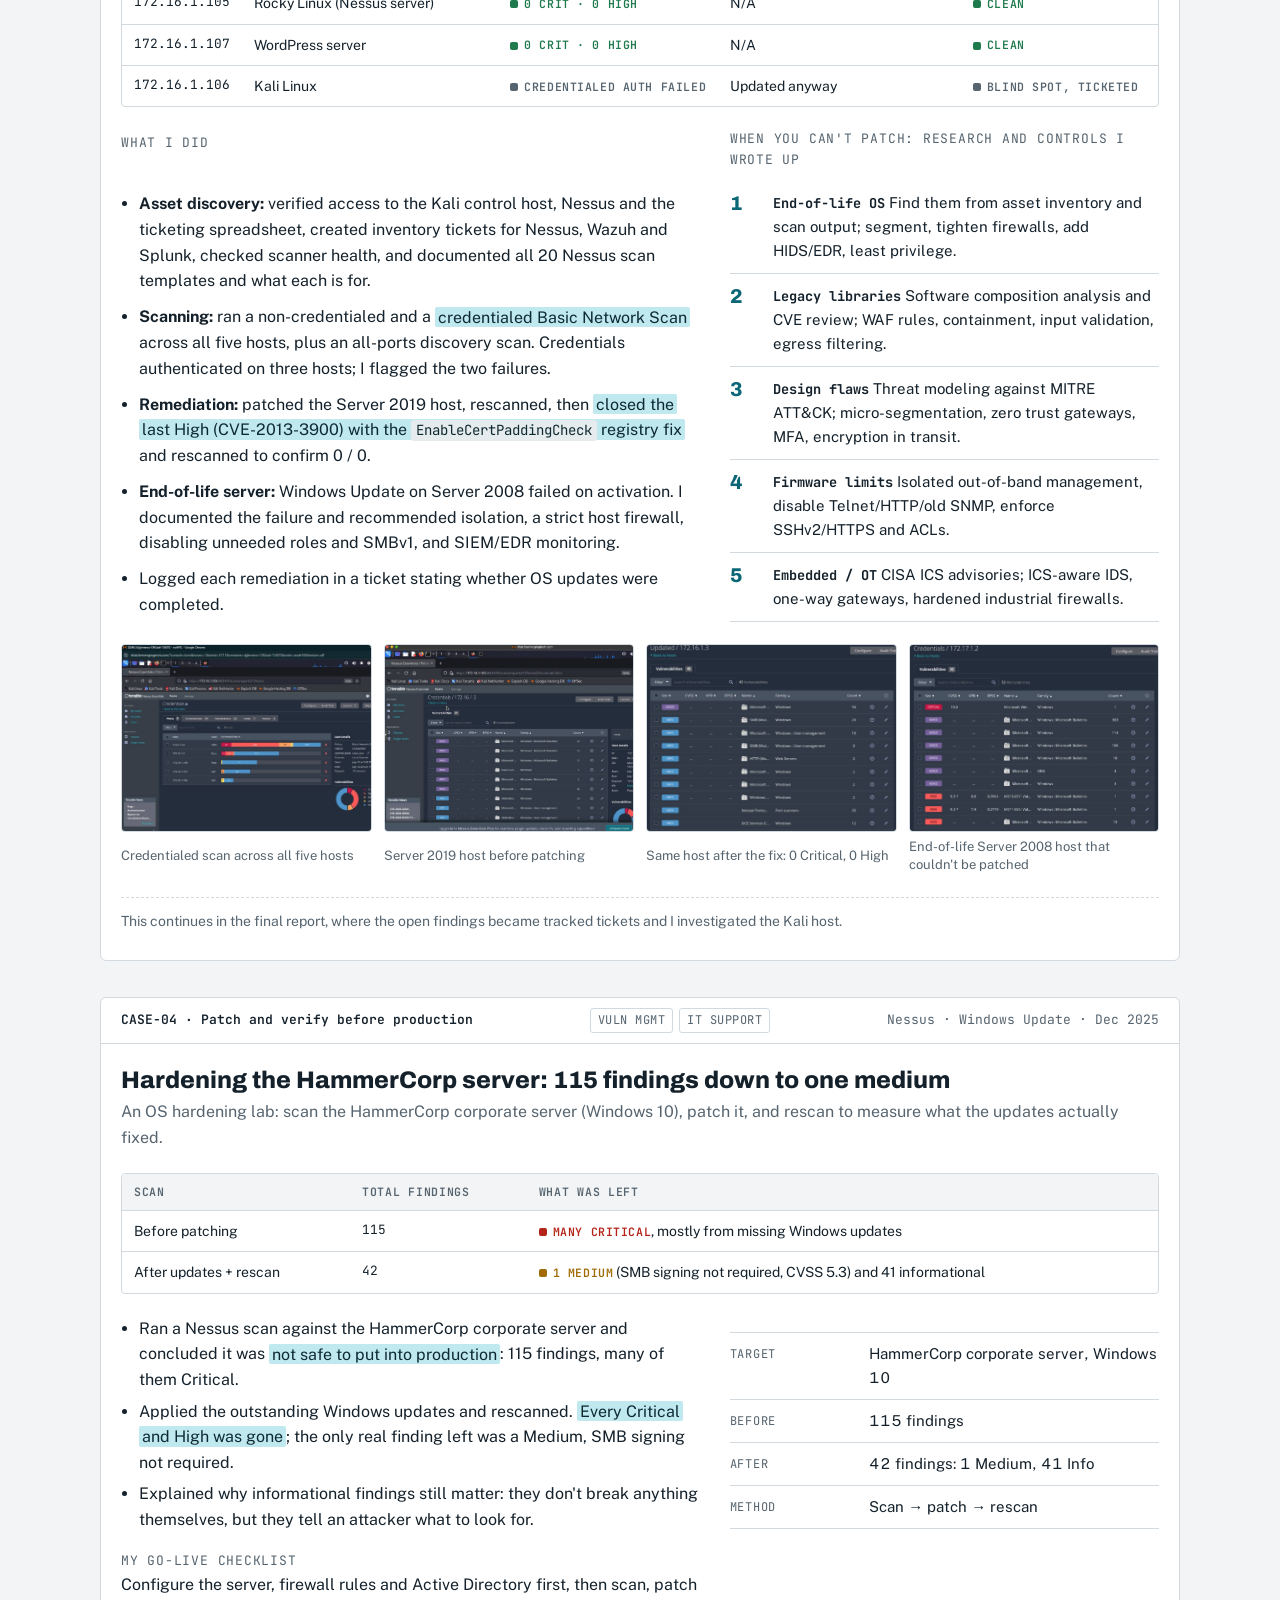
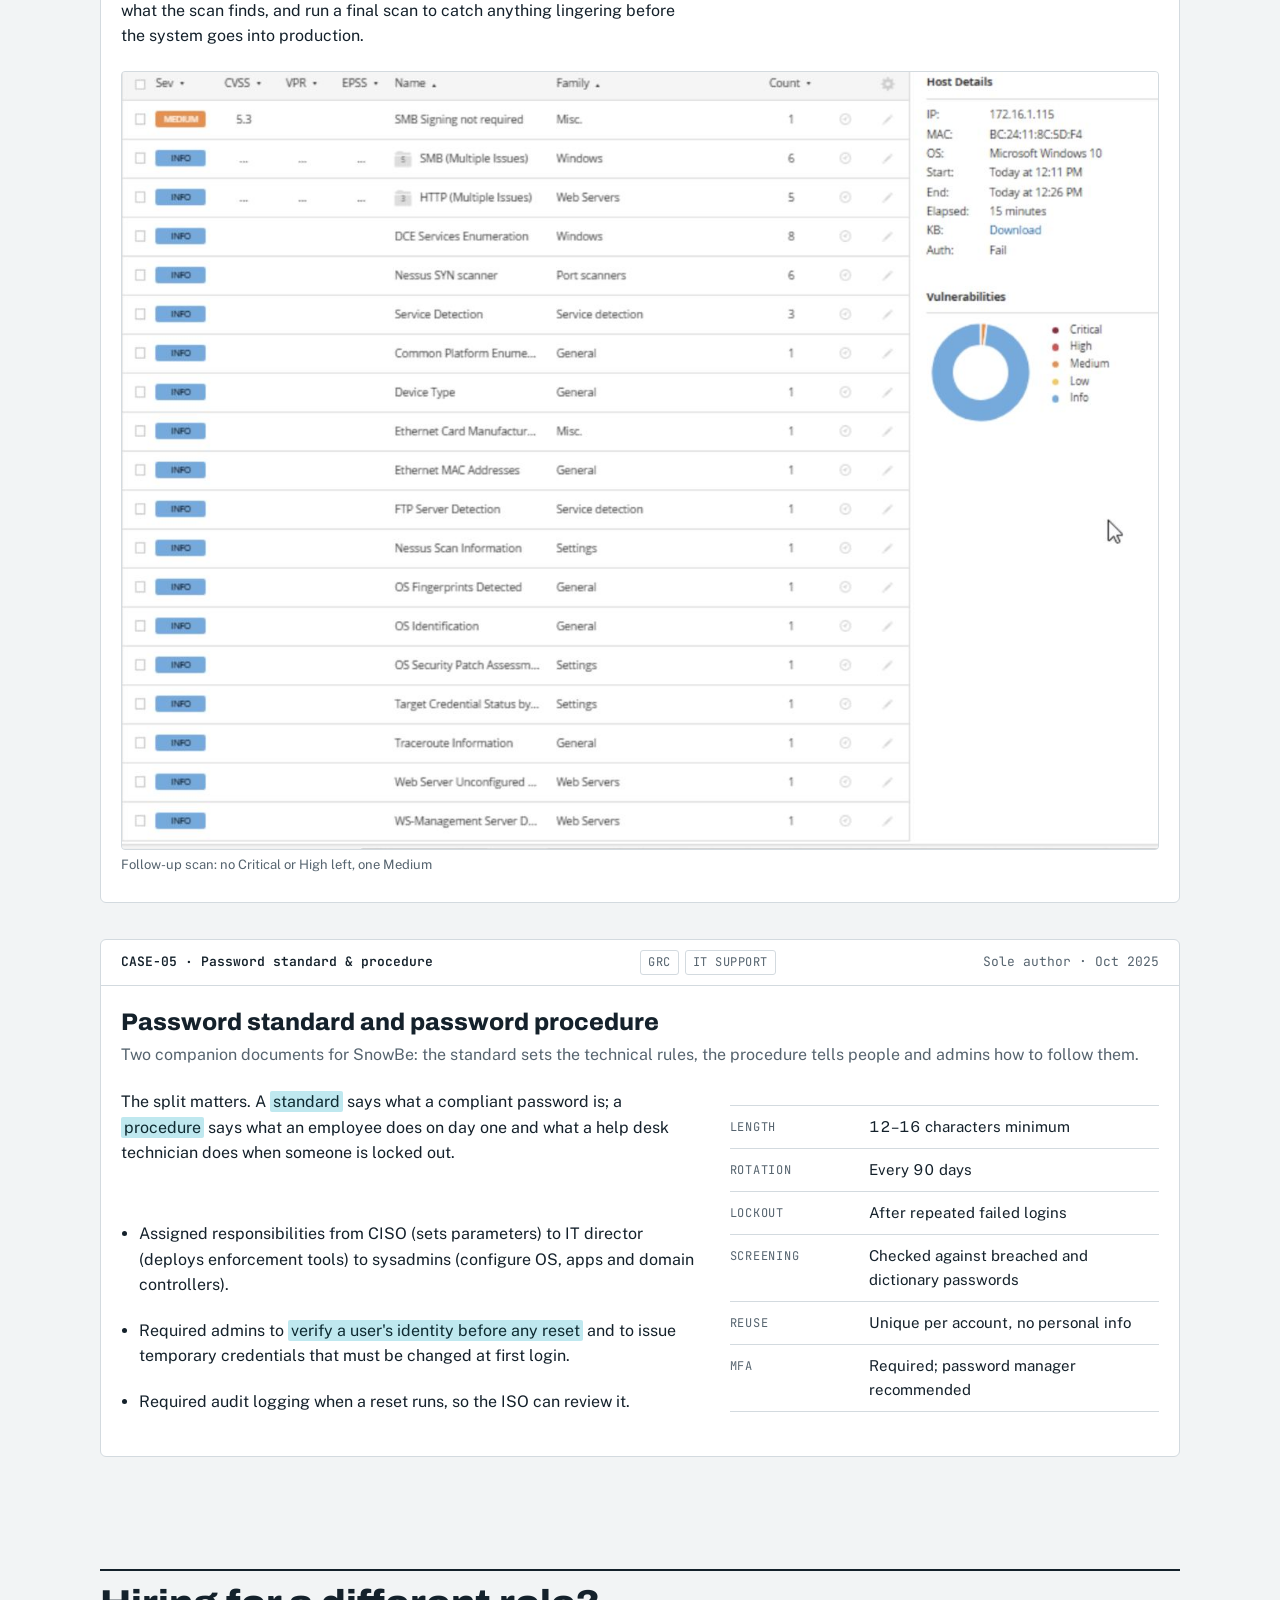
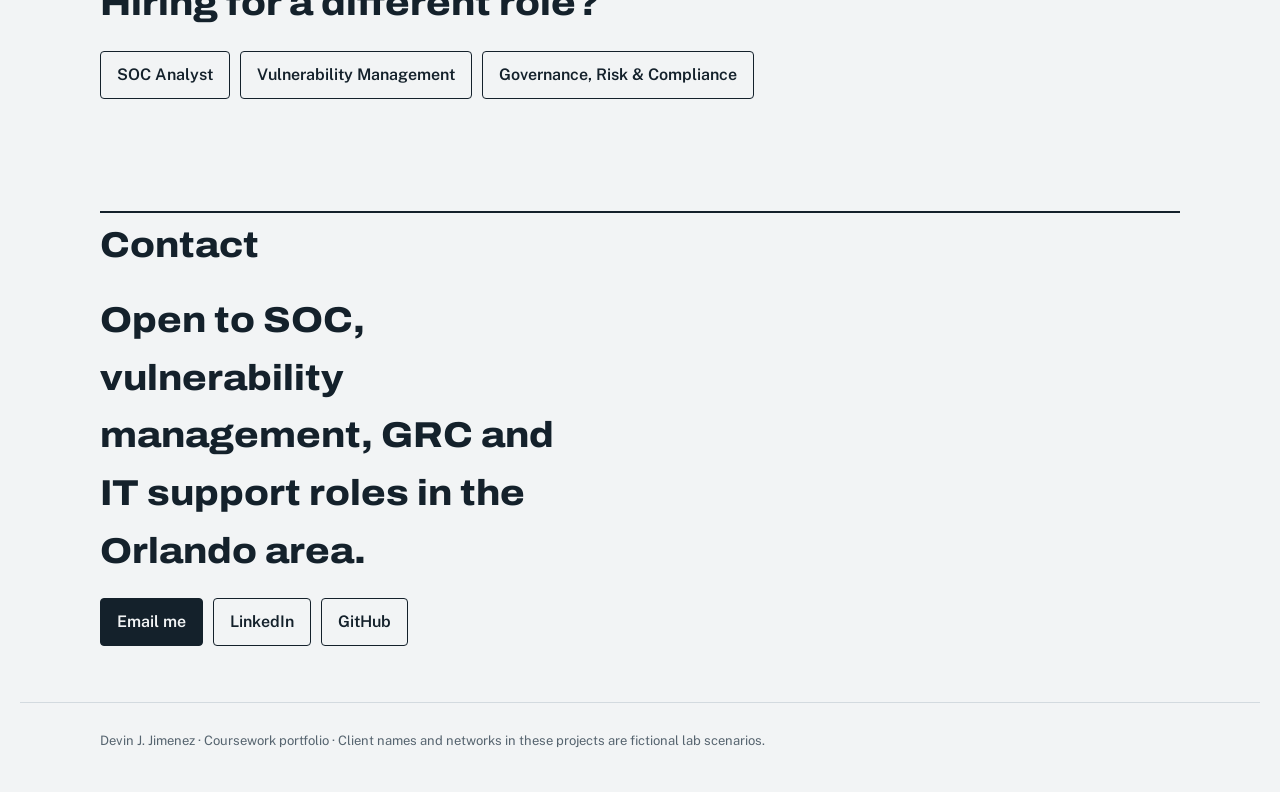
<file: it-support.html>
<!doctype html>
<html lang="en">
<head>
<meta charset="utf-8">
<meta name="viewport" content="width=device-width, initial-scale=1, viewport-fit=cover">
<title>IT Support & Help Desk portfolio · Devin J. Jimenez</title>
<meta name="description" content="Devin J. Jimenez: IT Support & Help Desk projects with evidence from coursework labs.">
<link rel="preconnect" href="https://fonts.googleapis.com">
<link rel="preconnect" href="https://fonts.gstatic.com" crossorigin>
<link rel="stylesheet" href="https://fonts.googleapis.com/css2?family=Archivo:wdth,wght@62..125,400..900&family=JetBrains+Mono:wght@400;600&family=Public+Sans:ital,wght@0,400;0,600;0,700;1,400&display=swap">
<link rel="stylesheet" href="styles.css">
</head>
<body>

<header class="top">
  <div class="wrap">
    <a class="who" href="index.html">Devin J. Jimenez</a>
    <nav aria-label="Pages">
      <a href="index.html">Home</a>
      <a href="soc.html">SOC Analyst</a>
      <a href="vulnerability-management.html">Vulnerability Mgmt</a>
      <a href="grc.html">GRC</a>
      <a href="it-support.html" aria-current="page">IT / Help Desk</a>
      <a href="index.html#contact">Contact</a>
    </nav>
  </div>
</header>

<main class="wrap">
  <section class="hero page-hero" aria-labelledby="name">
    <p class="label">Portfolio · 5 projects</p>
    <h1 id="name">IT Support &amp; Help Desk<span>Devin J. Jimenez</span></h1>
    <p class="lede">Building and supporting the systems: Windows Server, Active Directory, file shares, Linux services, addressing and patching.</p>
    <ul class="glance" aria-label="Skills shown on this page">
      <li>Windows Server users, groups, shares and permissions</li>
      <li>Active Directory, DNS, IIS and load balancing</li>
      <li>Linux services: Samba, Docker, systemd</li>
      <li>IP addressing plans and static configuration</li>
      <li>Patching Windows and Linux hosts and verifying with a rescan</li>
    </ul>
  </section>

  <section id="cases" aria-labelledby="cases-h">
    <div class="sec-head">
      <h2 id="cases-h">Projects</h2>
      <p>Each project is filed the way I’d file a ticket: what was in scope, what I found, what I did about it, and the screenshots that prove it.</p>
    </div>
    <div class="cases">

<article id="marconi" class="case" data-roles="it">
        <div class="docket">
          <span class="id">CASE-01 · Small-office network build</span>
          <span class="roles"><span class="role" data-r="it">IT Support</span></span>
          <span>Final project · Dec 2024 · 24 hrs logged</span>
        </div>
        <div class="case-body">
          <div>
            <h3>Network implementation for Marconi Law Firm</h3>
            <p class="sub">Scoped, priced, addressed and configured the network for a 10-person law office in Orlando, delivered as a client report and pitch.</p>
          </div>
          <div class="cols">
            <div class="prose">
              <ul>
                <li>Specified and priced <mark>28 nodes</mark>: 10 laptops, 10 VoIP phones, router, rack server with RAID 5, 48-port PoE switch, 2 Wi-Fi 6E access points, printer, conference phone and smart TV.</li>
                <li>Designed the addressing plan: a /24 with reserved ranges for computers (.1–30), VoIP (.31–60), network backbone (.80–90), WAPs (.90–100) and shared devices (.100–120), plus a static IP for every node.</li>
                <li>Configured Windows Server: 10 user accounts, Attorneys / Accounting / Administrative groups, and departmental shared folders with permissions.</li>
                <li><mark>Troubleshot "user does not have privileges" errors</mark> on the shares; the causes were the firewall and overlapping share permissions.</li>
                <li>Placed every device on the floor plan and kept timesheets and weekly status reports across four milestones.</li>
              </ul>
            </div>
            <dl class="facts">
              <div><dt>Budget</dt><dd>$60,000</dd></div>
              <div><dt>Delivered</dt><dd>$51,561 incl. $15,000 first-year support</dd></div>
              <div><dt>Timeline</dt><dd>5 weeks, 4 milestones</dd></div>
              <div><dt>Server</dt><dd>Dell PowerEdge R450, 4 × 2.4 TB SAS</dd></div>
              <div><dt>Network</dt><dd>ADTRAN NetVanta 3148, Cisco CBS220-48P, Aruba AP-635</dd></div>
              <div><dt>Endpoints</dt><dd>Acer TravelMate P4, Windows 11 Pro, Grandstream GXP2140</dd></div>
            </dl>
          </div>
          <div class="evidence wide">
            <figure><button type="button" aria-label="Enlarge: floor plan"><img src="img/case-floorplan.jpg" alt="Office floor plan with numbered laptops, VoIP phones, WAPs, router, switch and server" loading="lazy"></button><figcaption>Topology on the floor plan, numbered to match the IP table</figcaption></figure>
          </div>
        </div>
      </article>

<article id="build-guide" class="case" data-roles="it">
        <div class="docket">
          <span class="id">CASE-02 · Infrastructure lab manual</span>
          <span class="roles"><span class="role" data-r="it">IT Support</span></span>
          <span>34-page guide · 3 milestones</span>
        </div>
        <div class="case-body">
          <div>
            <h3>Linux and Windows Server build guide</h3>
            <p class="sub">A step-by-step manual I wrote so someone else could rebuild the environment: containers, cross-platform file sharing, Active Directory and load balancing.</p>
          </div>
          <div class="cols">
            <div class="prose">
              <ul>
                <li><b>Docker:</b> installed Docker on Ubuntu and deployed the Mayan EDMS document system with Docker Compose; documented its OCR import, workflow and audit trail features.</li>
                <li><b>Samba:</b> renamed the host with <code>nmtui</code>, configured <code>smb.conf</code>, created the share and user, and <mark>verified a file written from Windows appeared on Ubuntu</mark>.</li>
                <li><b>Windows Server:</b> ran Sysprep on cloned VMs, set static IPs on two NICs, installed IIS, and <mark>promoted a domain controller in a new AD forest</mark>.</li>
                <li><b>High availability:</b> built a two-node Network Load Balancing cluster in multicast mode.</li>
              </ul>
            </div>
            <dl class="facts">
              <div><dt>Platforms</dt><dd>Ubuntu, Windows Server, Proxmox VMs</dd></div>
              <div><dt>Services</dt><dd>Docker, Mayan EDMS, Samba, AD DS, DNS, IIS, NLB</dd></div>
              <div><dt>Commands</dt><dd><code>docker compose</code>, <code>nmtui</code>, <code>systemctl</code>, <code>chown</code>, <code>sysprep</code></dd></div>
            </dl>
          </div>
          <div class="evidence">
            <figure><button type="button" aria-label="Enlarge: Docker Compose"><img src="img/case-docker.jpg" alt="Terminal pulling Mayan EDMS containers with docker compose" loading="lazy"></button><figcaption>Pulling the Mayan EDMS stack with Docker Compose</figcaption></figure>
            <figure><button type="button" aria-label="Enlarge: Samba share"><img src="img/case-samba.jpg" alt="Windows Explorer opening a Samba share served from Ubuntu" loading="lazy"></button><figcaption>Ubuntu Samba share opened from Windows</figcaption></figure>
            <figure><button type="button" aria-label="Enlarge: AD DS wizard"><img src="img/case-adds.jpg" alt="Active Directory Domain Services configuration wizard adding a new forest" loading="lazy"></button><figcaption>Promoting a domain controller in a new forest</figcaption></figure>
            <figure><button type="button" aria-label="Enlarge: NLB cluster"><img src="img/case-nlb.jpg" alt="Network Load Balancing cluster parameters in multicast mode" loading="lazy"></button><figcaption>NLB cluster parameters, multicast mode</figcaption></figure>
          </div>
        </div>
      </article>

<article id="vm-lifecycle" class="case" data-roles="vm it">
  <div class="docket">
    <span class="id">CASE-03 · Vulnerability management lifecycle</span>
    <span class="roles"><span class="role" data-r="vm">Vuln Mgmt</span><span class="role" data-r="it">IT Support</span></span>
    <span>Nessus · Kali · Ticketing · Jul 2026</span>
  </div>
  <div class="case-body">
    <div>
      <h3>Scan, patch, rescan: remediating a five-host lab network</h3>
      <p class="sub">Weeks 1–3 of a vulnerability management capstone: inventory the environment, run credentialed and non-credentialed Nessus scans, then work every Critical and High finding down to zero or document why it can't be.</p>
    </div>

    <div class="tbl" role="region" aria-label="Remediation results by host" tabindex="0">
      <table>
        <thead><tr><th>Host</th><th>OS</th><th>Initial scan</th><th>After OS updates</th><th>After remediation</th></tr></thead>
        <tbody>
          <tr><td class="mono">172.16.1.3</td><td>Windows Server 2019</td><td><span class="sev crit">15 crit</span> · <span class="sev high">35 high</span></td><td><span class="sev ok">0 crit</span> · <span class="sev high">1 high</span></td><td><span class="sev ok">0 crit · 0 high</span></td></tr>
          <tr><td class="mono">172.17.1.2</td><td>Windows Server 2008 R2 (end of life)</td><td><span class="sev crit">69 crit</span> · <span class="sev high">329 high</span></td><td>Updates blocked (error 80072EFE)</td><td><span class="sev crit">Compensating controls</span></td></tr>
          <tr><td class="mono">172.16.1.105</td><td>Rocky Linux (Nessus server)</td><td><span class="sev ok">0 crit · 0 high</span></td><td>N/A</td><td><span class="sev ok">Clean</span></td></tr>
          <tr><td class="mono">172.16.1.107</td><td>WordPress server</td><td><span class="sev ok">0 crit · 0 high</span></td><td>N/A</td><td><span class="sev ok">Clean</span></td></tr>
          <tr><td class="mono">172.16.1.106</td><td>Kali Linux</td><td><span class="sev na">Credentialed auth failed</span></td><td>Updated anyway</td><td><span class="sev na">Blind spot, ticketed</span></td></tr>
        </tbody>
      </table>
    </div>

    <div class="cols">
      <div class="prose">
        <p><span class="label">What I did</span></p>
        <ul>
          <li><b>Asset discovery:</b> verified access to the Kali control host, Nessus and the ticketing spreadsheet, created inventory tickets for Nessus, Wazuh and Splunk, checked scanner health, and documented all 20 Nessus scan templates and what each is for.</li>
          <li><b>Scanning:</b> ran a non-credentialed and a <mark>credentialed Basic Network Scan</mark> across all five hosts, plus an all-ports discovery scan. Credentials authenticated on three hosts; I flagged the two failures.</li>
          <li><b>Remediation:</b> patched the Server 2019 host, rescanned, then <mark>closed the last High (CVE-2013-3900) with the <code>EnableCertPaddingCheck</code> registry fix</mark> and rescanned to confirm 0 / 0.</li>
          <li><b>End-of-life server:</b> Windows Update on Server 2008 failed on activation. I documented the failure and recommended isolation, a strict host firewall, disabling unneeded roles and SMBv1, and SIEM/EDR monitoring.</li>
          <li>Logged each remediation in a ticket stating whether OS updates were completed.</li>
        </ul>
      </div>
      <div>
        <p class="label" style="margin-bottom:10px">When you can't patch: research and controls I wrote up</p>
        <ol class="prio">
          <li><span><b>End-of-life OS</b> Find them from asset inventory and scan output; segment, tighten firewalls, add HIDS/EDR, least privilege.</span></li>
          <li><span><b>Legacy libraries</b> Software composition analysis and CVE review; WAF rules, containment, input validation, egress filtering.</span></li>
          <li><span><b>Design flaws</b> Threat modeling against MITRE ATT&amp;CK; micro-segmentation, zero trust gateways, MFA, encryption in transit.</span></li>
          <li><span><b>Firmware limits</b> Isolated out-of-band management, disable Telnet/HTTP/old SNMP, enforce SSHv2/HTTPS and ACLs.</span></li>
          <li><span><b>Embedded / OT</b> CISA ICS advisories; ICS-aware IDS, one-way gateways, hardened industrial firewalls.</span></li>
        </ol>
      </div>
    </div>

    <div class="evidence">
      <figure><button type="button" aria-label="Enlarge: credentialed scan"><img src="img/vm_cred.jpg" alt="Nessus credentialed scan showing five hosts and their vulnerability counts" loading="lazy"></button><figcaption>Credentialed scan across all five hosts</figcaption></figure>
      <figure><button type="button" aria-label="Enlarge: before remediation"><img src="img/vm_before.jpg" alt="Nessus results for 172.16.1.3 before patching" loading="lazy"></button><figcaption>Server 2019 host before patching</figcaption></figure>
      <figure><button type="button" aria-label="Enlarge: after remediation"><img src="img/vm_after.jpg" alt="Nessus results for 172.16.1.3 after remediation with no critical or high findings" loading="lazy"></button><figcaption>Same host after the fix: 0 Critical, 0 High</figcaption></figure>
      <figure><button type="button" aria-label="Enlarge: end-of-life server"><img src="img/vm_eol.jpg" alt="Nessus results for the Windows Server 2008 host with critical findings" loading="lazy"></button><figcaption>End-of-life Server 2008 host that couldn't be patched</figcaption></figure>
    </div>
    <p class="credit">This continues in the final report, where the open findings became tracked tickets and I investigated the Kali host.</p>
  </div>
</article>

<article id="os-hardening" class="case" data-roles="vm it">
  <div class="docket">
    <span class="id">CASE-04 · Patch and verify before production</span>
    <span class="roles"><span class="role" data-r="vm">Vuln Mgmt</span><span class="role" data-r="it">IT Support</span></span>
    <span>Nessus · Windows Update · Dec 2025</span>
  </div>
  <div class="case-body">
    <div>
      <h3>Hardening the HammerCorp server: 115 findings down to one medium</h3>
      <p class="sub">An OS hardening lab: scan the HammerCorp corporate server (Windows 10), patch it, and rescan to measure what the updates actually fixed.</p>
    </div>
    <div class="tbl" role="region" aria-label="Scan results before and after patching" tabindex="0">
      <table>
        <thead><tr><th>Scan</th><th>Total findings</th><th>What was left</th></tr></thead>
        <tbody>
          <tr><td>Before patching</td><td class="mono">115</td><td><span class="sev crit">Many Critical</span>, mostly from missing Windows updates</td></tr>
          <tr><td>After updates + rescan</td><td class="mono">42</td><td><span class="sev med">1 Medium</span> (SMB signing not required, CVSS 5.3) and 41 informational</td></tr>
        </tbody>
      </table>
    </div>
    <div class="cols">
      <div class="prose">
        <ul>
          <li>Ran a Nessus scan against the HammerCorp corporate server and concluded it was <mark>not safe to put into production</mark>: 115 findings, many of them Critical.</li>
          <li>Applied the outstanding Windows updates and rescanned. <mark>Every Critical and High was gone</mark>; the only real finding left was a Medium, SMB signing not required.</li>
          <li>Explained why informational findings still matter: they don't break anything themselves, but they tell an attacker what to look for.</li>
        </ul>
        <p><span class="label">My go-live checklist</span><br>Configure the server, firewall rules and Active Directory first, then scan, patch what the scan finds, and run a final scan to catch anything lingering before the system goes into production.</p>
      </div>
      <dl class="facts">
        <div><dt>Target</dt><dd>HammerCorp corporate server, Windows 10</dd></div>
        <div><dt>Before</dt><dd>115 findings</dd></div>
        <div><dt>After</dt><dd>42 findings: 1 Medium, 41 Info</dd></div>
        <div><dt>Method</dt><dd>Scan → patch → rescan</dd></div>
      </dl>
    </div>
    <div class="evidence wide">
      <figure><button type="button" aria-label="Enlarge: follow-up scan"><img src="img/hardening_rescan.jpg" alt="Nessus follow-up scan of the Windows 10 host showing one medium finding, SMB signing not required, and informational findings" loading="lazy"></button><figcaption>Follow-up scan: no Critical or High left, one Medium</figcaption></figure>
    </div>
  </div>
</article>

<article id="password" class="case" data-roles="grc it">
        <div class="docket">
          <span class="id">CASE-05 · Password standard &amp; procedure</span>
          <span class="roles"><span class="role" data-r="grc">GRC</span><span class="role" data-r="it">IT Support</span></span>
          <span>Sole author · Oct 2025</span>
        </div>
        <div class="case-body">
          <div>
            <h3>Password standard and password procedure</h3>
            <p class="sub">Two companion documents for SnowBe: the standard sets the technical rules, the procedure tells people and admins how to follow them.</p>
          </div>
          <div class="cols">
            <div class="prose">
              <p>The split matters. A <mark>standard</mark> says what a compliant password is; a <mark>procedure</mark> says what an employee does on day one and what a help desk technician does when someone is locked out.</p>
              <ul>
                <li>Assigned responsibilities from CISO (sets parameters) to IT director (deploys enforcement tools) to sysadmins (configure OS, apps and domain controllers).</li>
                <li>Required admins to <mark>verify a user's identity before any reset</mark> and to issue temporary credentials that must be changed at first login.</li>
                <li>Required audit logging when a reset runs, so the ISO can review it.</li>
              </ul>
            </div>
            <dl class="facts">
              <div><dt>Length</dt><dd>12–16 characters minimum</dd></div>
              <div><dt>Rotation</dt><dd>Every 90 days</dd></div>
              <div><dt>Lockout</dt><dd>After repeated failed logins</dd></div>
              <div><dt>Screening</dt><dd>Checked against breached and dictionary passwords</dd></div>
              <div><dt>Reuse</dt><dd>Unique per account, no personal info</dd></div>
              <div><dt>MFA</dt><dd>Required; password manager recommended</dd></div>
            </dl>
          </div>
        </div>
      </article>
    </div>
  </section>

  <section aria-labelledby="more-h">
    <div class="sec-head"><h2 id="more-h">Hiring for a different role?</h2></div>
    <div class="links">
      <a href="soc.html">SOC Analyst</a>
      <a href="vulnerability-management.html">Vulnerability Management</a>
      <a href="grc.html">Governance, Risk &amp; Compliance</a>
    </div>
  </section>

  <section id="contact" aria-labelledby="contact-h">
    <div class="sec-head"><h2 id="contact-h">Contact</h2></div>
    <div class="contact">
      <p class="big">Open to SOC, vulnerability management, GRC and IT support roles in the Orlando area.</p>
      <div class="links">
        <a class="primary" href="mailto:Devinjim09@gmail.com">Email me</a>
        <a href="https://www.linkedin.com/in/devin-jacob-jimenez">LinkedIn</a>
        <a href="https://github.com/DevinjJim">GitHub</a>
      </div>
    </div>
  </section>
</main>

<footer>
  <div class="wrap">Devin J. Jimenez · Coursework portfolio · Client names and networks in these projects are fictional lab scenarios.</div>
</footer>

<dialog id="lightbox" aria-label="Screenshot">
  <img id="lightbox-img" alt="">
  <div class="bar"><span id="lightbox-cap"></span><button type="button" id="lightbox-close">Close</button></div>
</dialog>

<script src="site.js"></script>
</body>
</html>
</file>
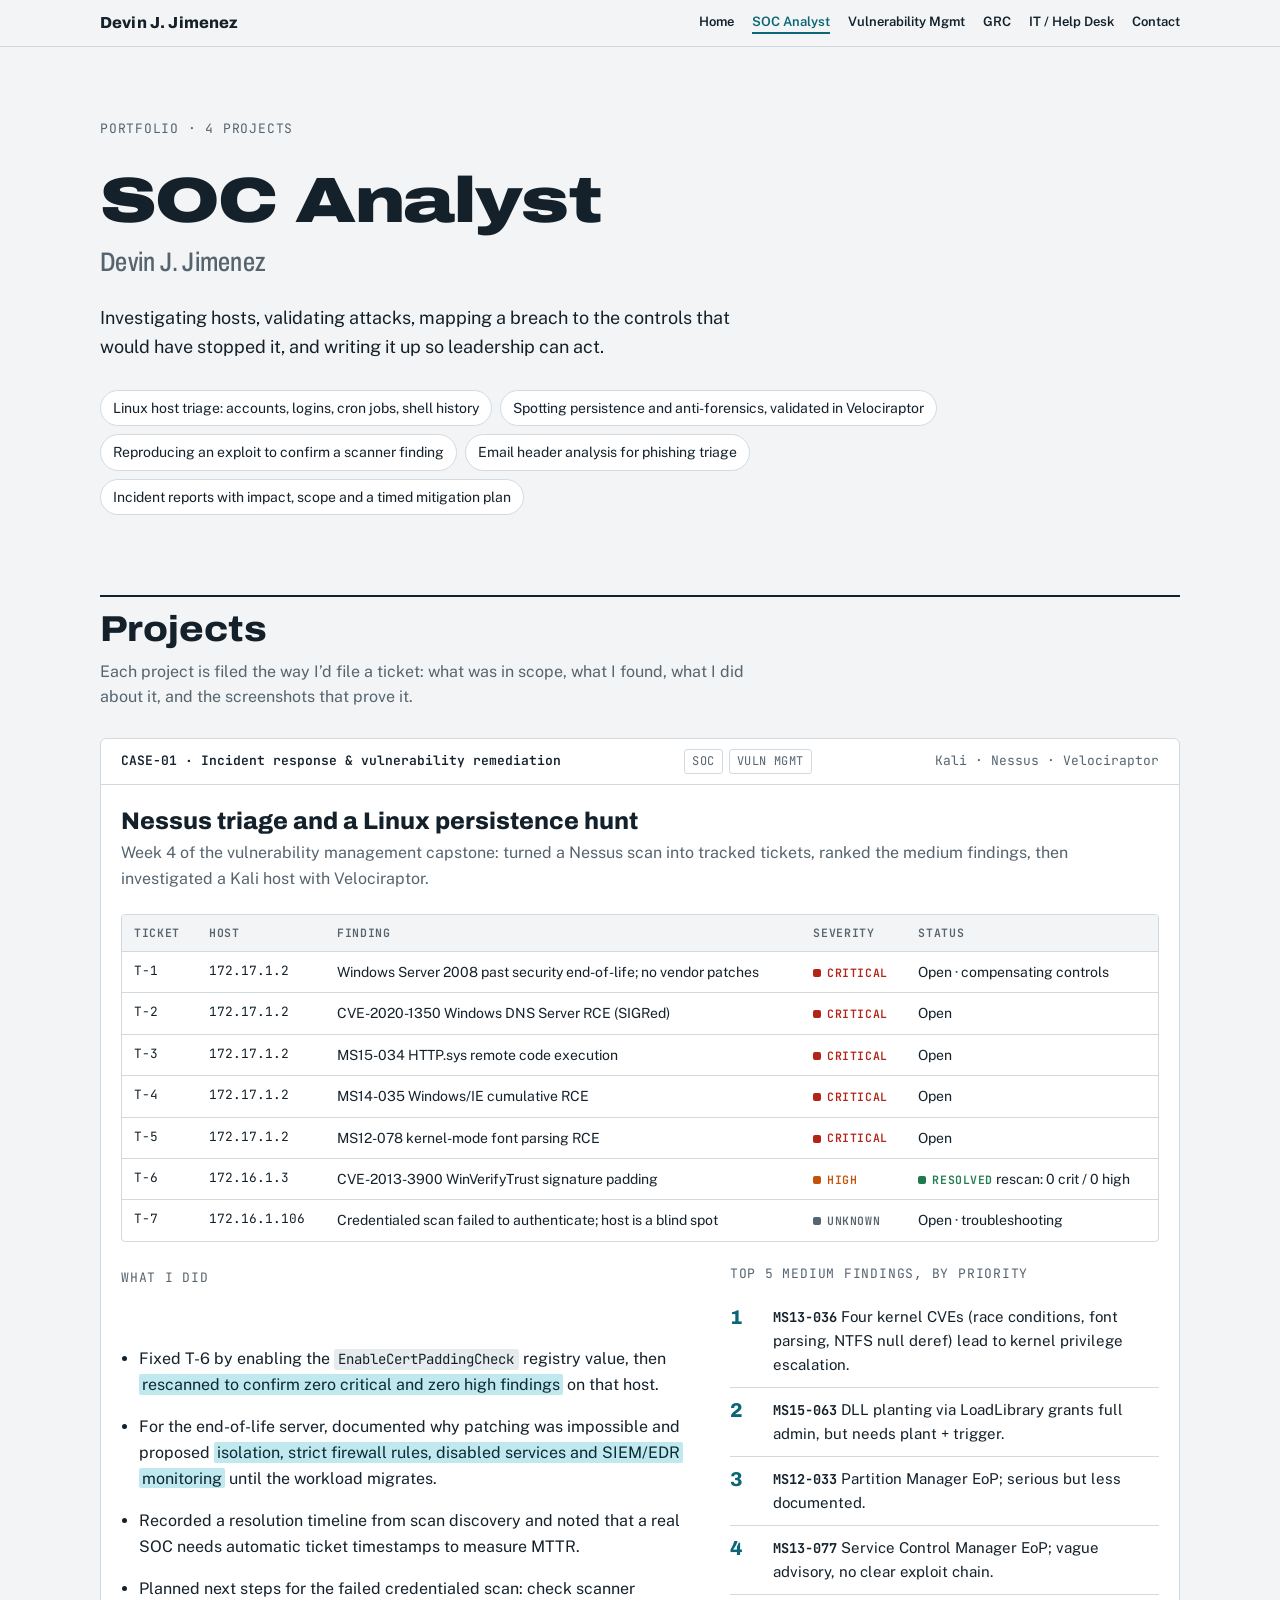
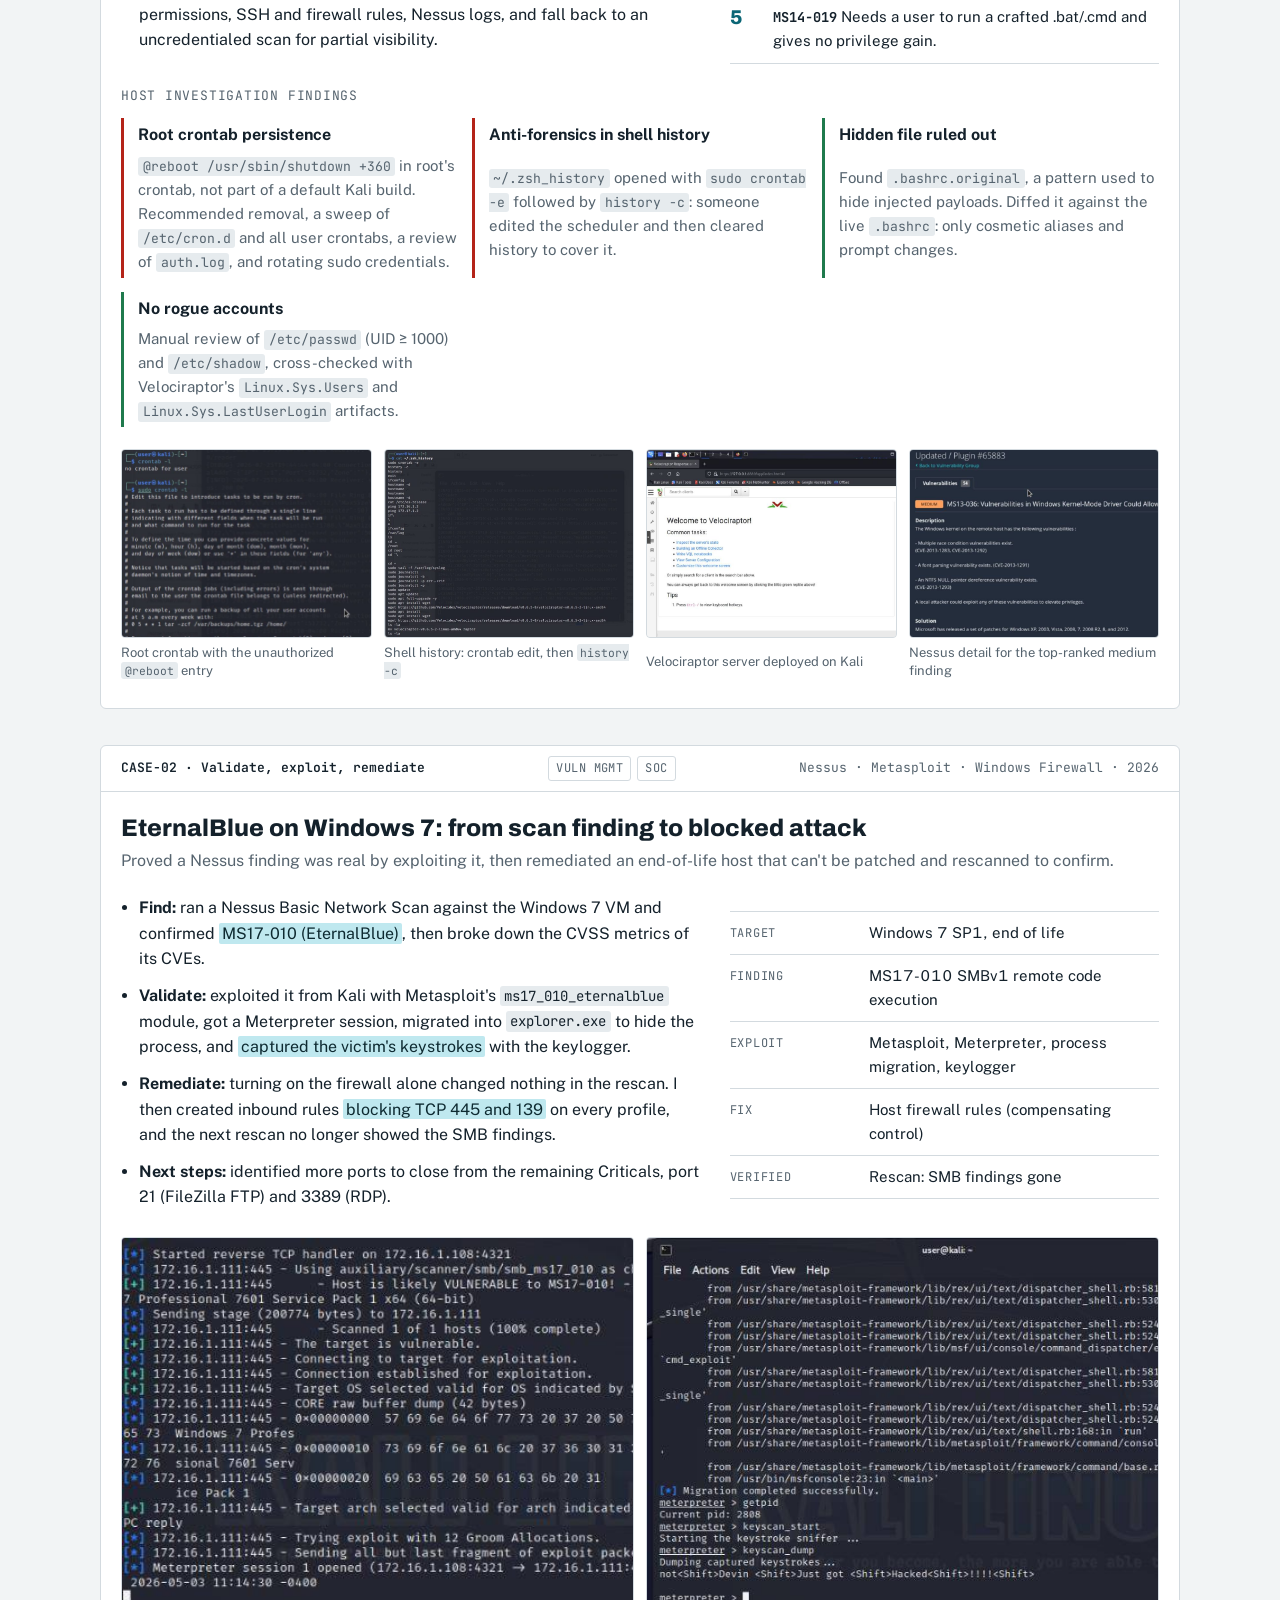
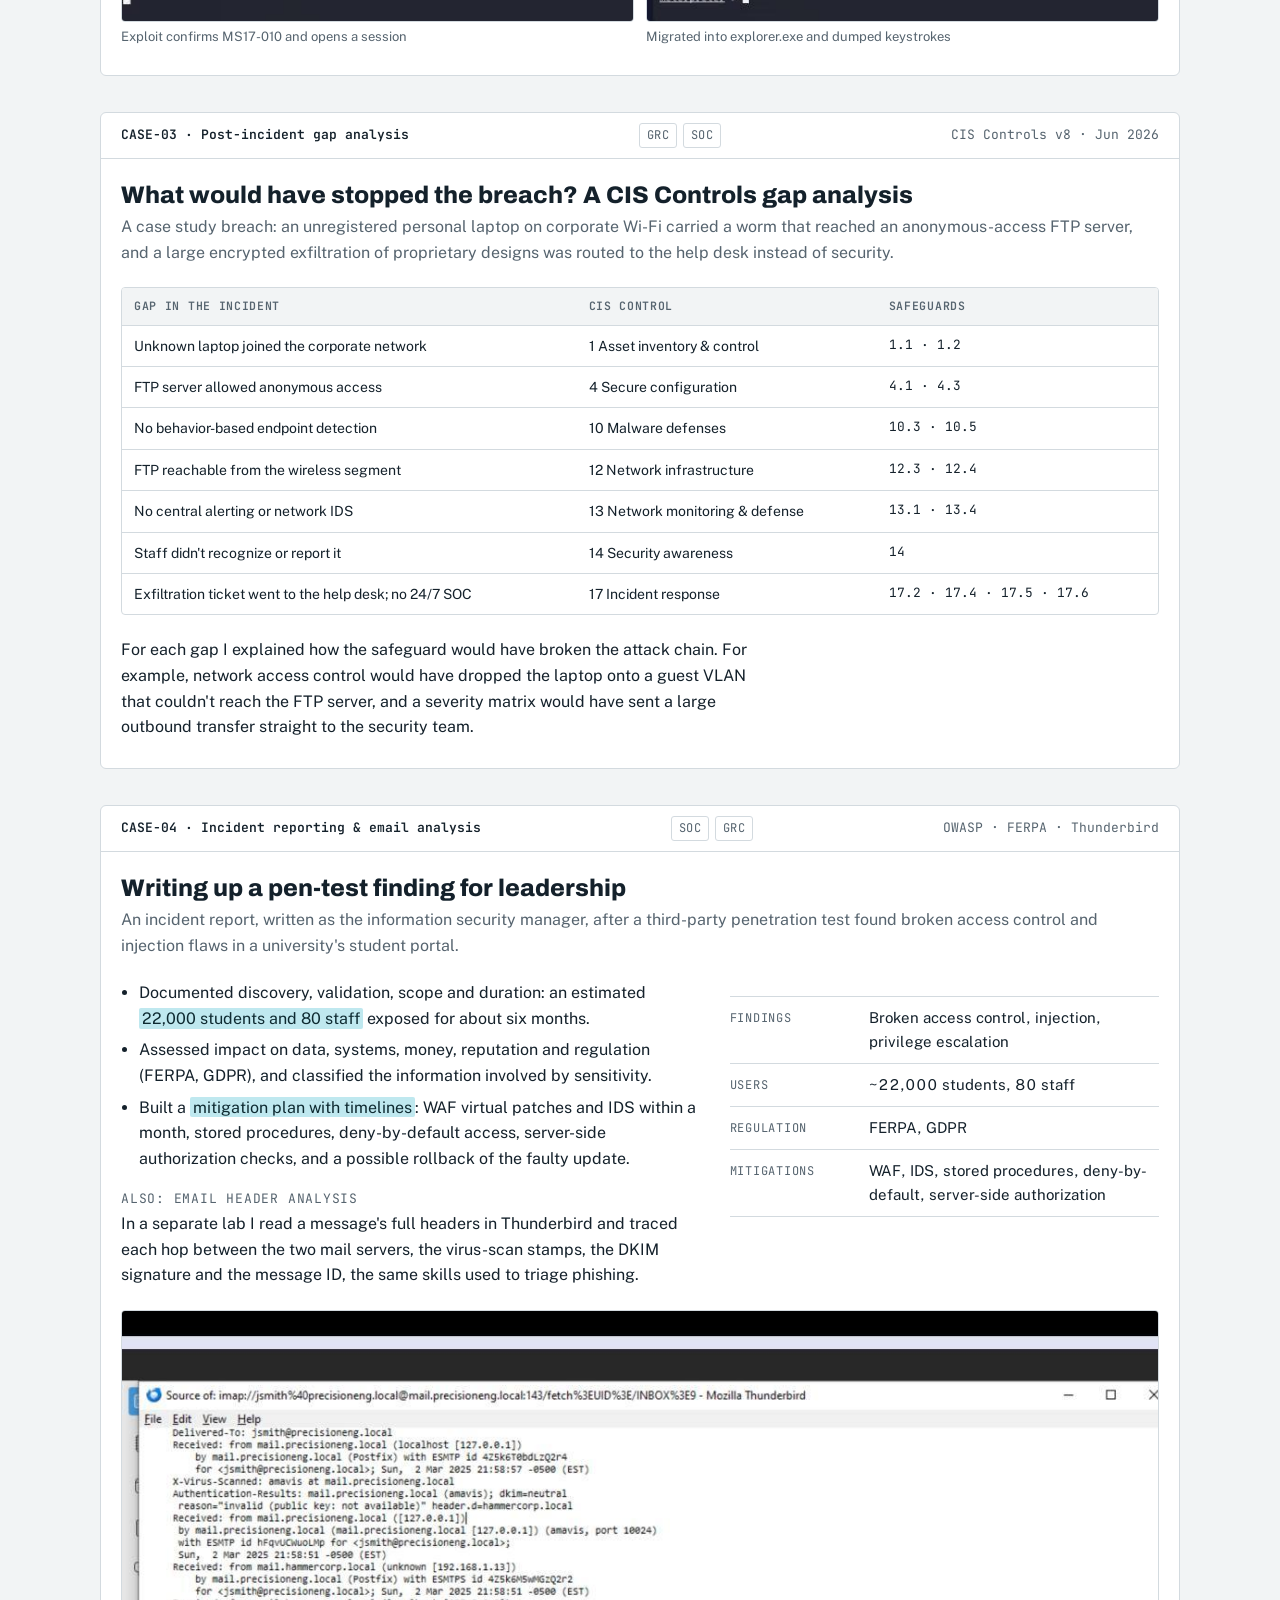
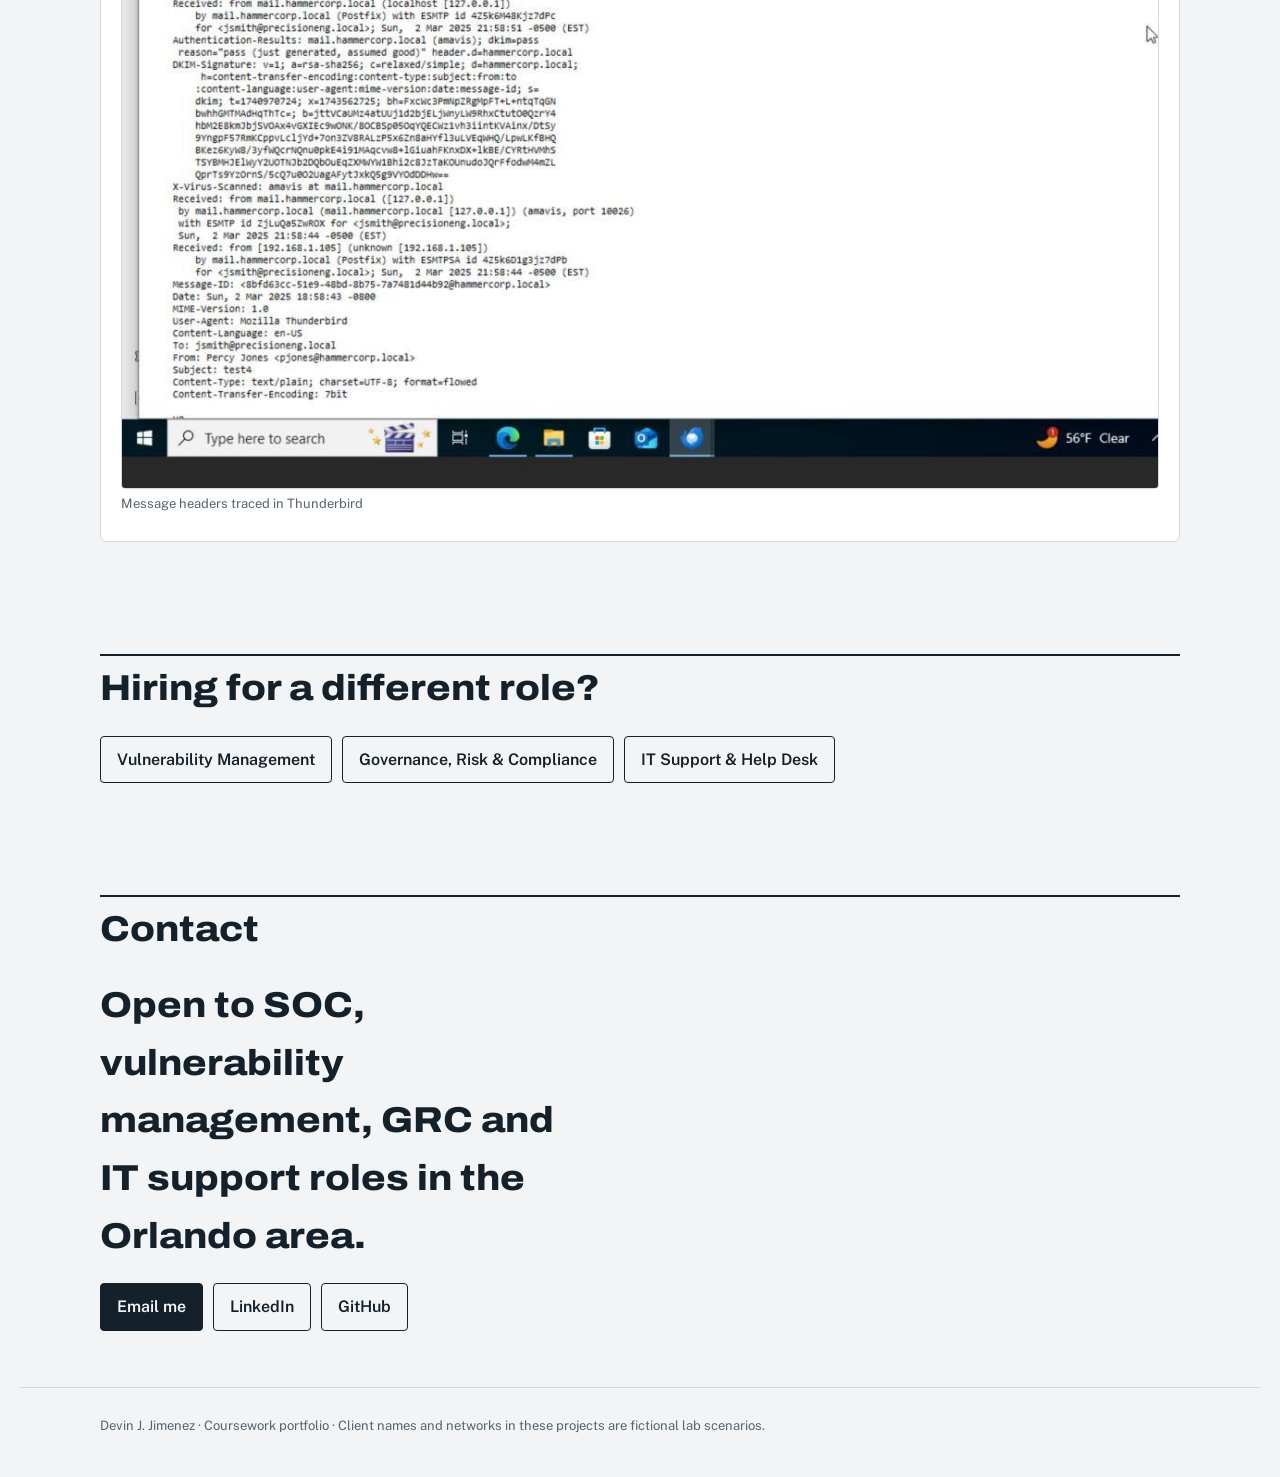
<file: soc.html>
<!doctype html>
<html lang="en">
<head>
<meta charset="utf-8">
<meta name="viewport" content="width=device-width, initial-scale=1, viewport-fit=cover">
<title>SOC Analyst portfolio · Devin J. Jimenez</title>
<meta name="description" content="Devin J. Jimenez: SOC Analyst projects with evidence from coursework labs.">
<link rel="preconnect" href="https://fonts.googleapis.com">
<link rel="preconnect" href="https://fonts.gstatic.com" crossorigin>
<link rel="stylesheet" href="https://fonts.googleapis.com/css2?family=Archivo:wdth,wght@62..125,400..900&family=JetBrains+Mono:wght@400;600&family=Public+Sans:ital,wght@0,400;0,600;0,700;1,400&display=swap">
<link rel="stylesheet" href="styles.css">
</head>
<body>

<header class="top">
  <div class="wrap">
    <a class="who" href="index.html">Devin J. Jimenez</a>
    <nav aria-label="Pages">
      <a href="index.html">Home</a>
      <a href="soc.html" aria-current="page">SOC Analyst</a>
      <a href="vulnerability-management.html">Vulnerability Mgmt</a>
      <a href="grc.html">GRC</a>
      <a href="it-support.html">IT / Help Desk</a>
      <a href="index.html#contact">Contact</a>
    </nav>
  </div>
</header>

<main class="wrap">
  <section class="hero page-hero" aria-labelledby="name">
    <p class="label">Portfolio · 4 projects</p>
    <h1 id="name">SOC Analyst<span>Devin J. Jimenez</span></h1>
    <p class="lede">Investigating hosts, validating attacks, mapping a breach to the controls that would have stopped it, and writing it up so leadership can act.</p>
    <ul class="glance" aria-label="Skills shown on this page">
      <li>Linux host triage: accounts, logins, cron jobs, shell history</li>
      <li>Spotting persistence and anti-forensics, validated in Velociraptor</li>
      <li>Reproducing an exploit to confirm a scanner finding</li>
      <li>Email header analysis for phishing triage</li>
      <li>Incident reports with impact, scope and a timed mitigation plan</li>
    </ul>
  </section>

  <section id="cases" aria-labelledby="cases-h">
    <div class="sec-head">
      <h2 id="cases-h">Projects</h2>
      <p>Each project is filed the way I’d file a ticket: what was in scope, what I found, what I did about it, and the screenshots that prove it.</p>
    </div>
    <div class="cases">

<article id="final-report" class="case" data-roles="soc vm">
        <div class="docket">
          <span class="id">CASE-01 · Incident response &amp; vulnerability remediation</span>
          <span class="roles"><span class="role" data-r="soc">SOC</span><span class="role" data-r="vm">Vuln Mgmt</span></span>
          <span>Kali · Nessus · Velociraptor</span>
        </div>
        <div class="case-body">
          <div>
            <h3>Nessus triage and a Linux persistence hunt</h3>
            <p class="sub">Week 4 of the vulnerability management capstone: turned a Nessus scan into tracked tickets, ranked the medium findings, then investigated a Kali host with Velociraptor.</p>
          </div>

          <div class="tbl" role="region" aria-label="Security tickets" tabindex="0">
            <table>
              <thead><tr><th>Ticket</th><th>Host</th><th>Finding</th><th>Severity</th><th>Status</th></tr></thead>
              <tbody>
                <tr><td class="mono">T-1</td><td class="mono">172.17.1.2</td><td>Windows Server 2008 past security end-of-life; no vendor patches</td><td><span class="sev crit">Critical</span></td><td>Open · compensating controls</td></tr>
                <tr><td class="mono">T-2</td><td class="mono">172.17.1.2</td><td>CVE-2020-1350 Windows DNS Server RCE (SIGRed)</td><td><span class="sev crit">Critical</span></td><td>Open</td></tr>
                <tr><td class="mono">T-3</td><td class="mono">172.17.1.2</td><td>MS15-034 HTTP.sys remote code execution</td><td><span class="sev crit">Critical</span></td><td>Open</td></tr>
                <tr><td class="mono">T-4</td><td class="mono">172.17.1.2</td><td>MS14-035 Windows/IE cumulative RCE</td><td><span class="sev crit">Critical</span></td><td>Open</td></tr>
                <tr><td class="mono">T-5</td><td class="mono">172.17.1.2</td><td>MS12-078 kernel-mode font parsing RCE</td><td><span class="sev crit">Critical</span></td><td>Open</td></tr>
                <tr><td class="mono">T-6</td><td class="mono">172.16.1.3</td><td>CVE-2013-3900 WinVerifyTrust signature padding</td><td><span class="sev high">High</span></td><td><span class="sev ok">Resolved</span> rescan: 0 crit / 0 high</td></tr>
                <tr><td class="mono">T-7</td><td class="mono">172.16.1.106</td><td>Credentialed scan failed to authenticate; host is a blind spot</td><td><span class="sev na">Unknown</span></td><td>Open · troubleshooting</td></tr>
              </tbody>
            </table>
          </div>

          <div class="cols">
            <div class="prose">
              <p><span class="label">What I did</span></p>
              <ul>
                <li>Fixed T-6 by enabling the <code>EnableCertPaddingCheck</code> registry value, then <mark>rescanned to confirm zero critical and zero high findings</mark> on that host.</li>
                <li>For the end-of-life server, documented why patching was impossible and proposed <mark>isolation, strict firewall rules, disabled services and SIEM/EDR monitoring</mark> until the workload migrates.</li>
                <li>Recorded a resolution timeline from scan discovery and noted that a real SOC needs automatic ticket timestamps to measure MTTR.</li>
                <li>Planned next steps for the failed credentialed scan: check scanner permissions, SSH and firewall rules, Nessus logs, and fall back to an uncredentialed scan for partial visibility.</li>
              </ul>
            </div>
            <div>
              <p class="label" style="margin-bottom:10px">Top 5 medium findings, by priority</p>
              <ol class="prio">
                <li><span><b>MS13-036</b> Four kernel CVEs (race conditions, font parsing, NTFS null deref) lead to kernel privilege escalation.</span></li>
                <li><span><b>MS15-063</b> DLL planting via LoadLibrary grants full admin, but needs plant + trigger.</span></li>
                <li><span><b>MS12-033</b> Partition Manager EoP; serious but less documented.</span></li>
                <li><span><b>MS13-077</b> Service Control Manager EoP; vague advisory, no clear exploit chain.</span></li>
                <li><span><b>MS14-019</b> Needs a user to run a crafted .bat/.cmd and gives no privilege gain.</span></li>
              </ol>
            </div>
          </div>

          <div>
            <p class="label" style="margin-bottom:12px">Host investigation findings</p>
            <div class="findings">
              <div class="finding alert"><h4>Root crontab persistence</h4><p><code>@reboot /usr/sbin/shutdown +360</code> in root's crontab, not part of a default Kali build. Recommended removal, a sweep of <code>/etc/cron.d</code> and all user crontabs, a review of <code>auth.log</code>, and rotating sudo credentials.</p></div>
              <div class="finding alert"><h4>Anti-forensics in shell history</h4><p><code>~/.zsh_history</code> opened with <code>sudo crontab -e</code> followed by <code>history -c</code>: someone edited the scheduler and then cleared history to cover it.</p></div>
              <div class="finding clear"><h4>Hidden file ruled out</h4><p>Found <code>.bashrc.original</code>, a pattern used to hide injected payloads. Diffed it against the live <code>.bashrc</code>: only cosmetic aliases and prompt changes.</p></div>
              <div class="finding clear"><h4>No rogue accounts</h4><p>Manual review of <code>/etc/passwd</code> (UID ≥ 1000) and <code>/etc/shadow</code>, cross-checked with Velociraptor's <code>Linux.Sys.Users</code> and <code>Linux.Sys.LastUserLogin</code> artifacts.</p></div>
            </div>
          </div>

          <div class="evidence">
            <figure><button type="button" aria-label="Enlarge: root crontab"><img src="img/case-crontab.jpg" alt="Terminal showing sudo crontab -l with an @reboot shutdown entry" loading="lazy"></button><figcaption>Root crontab with the unauthorized <code>@reboot</code> entry</figcaption></figure>
            <figure><button type="button" aria-label="Enlarge: zsh history"><img src="img/case-zshhist.jpg" alt="Terminal output of the zsh history file" loading="lazy"></button><figcaption>Shell history: crontab edit, then <code>history -c</code></figcaption></figure>
            <figure><button type="button" aria-label="Enlarge: Velociraptor console"><img src="img/case-raptor.jpg" alt="Velociraptor web console welcome screen" loading="lazy"></button><figcaption>Velociraptor server deployed on Kali</figcaption></figure>
            <figure><button type="button" aria-label="Enlarge: Nessus finding"><img src="img/case-nessus.jpg" alt="Nessus plugin detail for MS13-036" loading="lazy"></button><figcaption>Nessus detail for the top-ranked medium finding</figcaption></figure>
          </div>
        </div>
      </article>

<article id="eternalblue" class="case" data-roles="vm soc">
  <div class="docket">
    <span class="id">CASE-02 · Validate, exploit, remediate</span>
    <span class="roles"><span class="role" data-r="vm">Vuln Mgmt</span><span class="role" data-r="soc">SOC</span></span>
    <span>Nessus · Metasploit · Windows Firewall · 2026</span>
  </div>
  <div class="case-body">
    <div>
      <h3>EternalBlue on Windows 7: from scan finding to blocked attack</h3>
      <p class="sub">Proved a Nessus finding was real by exploiting it, then remediated an end-of-life host that can't be patched and rescanned to confirm.</p>
    </div>
    <div class="cols">
      <div class="prose">
        <ul>
          <li><b>Find:</b> ran a Nessus Basic Network Scan against the Windows 7 VM and confirmed <mark>MS17-010 (EternalBlue)</mark>, then broke down the CVSS metrics of its CVEs.</li>
          <li><b>Validate:</b> exploited it from Kali with Metasploit's <code>ms17_010_eternalblue</code> module, got a Meterpreter session, migrated into <code>explorer.exe</code> to hide the process, and <mark>captured the victim's keystrokes</mark> with the keylogger.</li>
          <li><b>Remediate:</b> turning on the firewall alone changed nothing in the rescan. I then created inbound rules <mark>blocking TCP 445 and 139</mark> on every profile, and the next rescan no longer showed the SMB findings.</li>
          <li><b>Next steps:</b> identified more ports to close from the remaining Criticals, port 21 (FileZilla FTP) and 3389 (RDP).</li>
        </ul>
      </div>
      <dl class="facts">
        <div><dt>Target</dt><dd>Windows 7 SP1, end of life</dd></div>
        <div><dt>Finding</dt><dd>MS17-010 SMBv1 remote code execution</dd></div>
        <div><dt>Exploit</dt><dd>Metasploit, Meterpreter, process migration, keylogger</dd></div>
        <div><dt>Fix</dt><dd>Host firewall rules (compensating control)</dd></div>
        <div><dt>Verified</dt><dd>Rescan: SMB findings gone</dd></div>
      </dl>
    </div>
    <div class="evidence">
      <figure><button type="button" aria-label="Enlarge: EternalBlue exploit"><img src="img/eb_exploit.jpg" alt="Metasploit output showing the target is vulnerable to MS17-010 and a Meterpreter session opened" loading="lazy"></button><figcaption>Exploit confirms MS17-010 and opens a session</figcaption></figure>
      <figure><button type="button" aria-label="Enlarge: keystroke capture"><img src="img/eb_keys.jpg" alt="Meterpreter migrating into explorer.exe and dumping captured keystrokes" loading="lazy"></button><figcaption>Migrated into explorer.exe and dumped keystrokes</figcaption></figure>
    </div>
  </div>
</article>

<article id="cis-gap" class="case" data-roles="grc soc">
  <div class="docket">
    <span class="id">CASE-03 · Post-incident gap analysis</span>
    <span class="roles"><span class="role" data-r="grc">GRC</span><span class="role" data-r="soc">SOC</span></span>
    <span>CIS Controls v8 · Jun 2026</span>
  </div>
  <div class="case-body">
    <div>
      <h3>What would have stopped the breach? A CIS Controls gap analysis</h3>
      <p class="sub">A case study breach: an unregistered personal laptop on corporate Wi-Fi carried a worm that reached an anonymous-access FTP server, and a large encrypted exfiltration of proprietary designs was routed to the help desk instead of security.</p>
    </div>
    <div class="tbl" role="region" aria-label="Gaps mapped to CIS Controls" tabindex="0">
      <table>
        <thead><tr><th>Gap in the incident</th><th>CIS Control</th><th>Safeguards</th></tr></thead>
        <tbody>
          <tr><td>Unknown laptop joined the corporate network</td><td>1 Asset inventory &amp; control</td><td class="mono">1.1 · 1.2</td></tr>
          <tr><td>FTP server allowed anonymous access</td><td>4 Secure configuration</td><td class="mono">4.1 · 4.3</td></tr>
          <tr><td>No behavior-based endpoint detection</td><td>10 Malware defenses</td><td class="mono">10.3 · 10.5</td></tr>
          <tr><td>FTP reachable from the wireless segment</td><td>12 Network infrastructure</td><td class="mono">12.3 · 12.4</td></tr>
          <tr><td>No central alerting or network IDS</td><td>13 Network monitoring &amp; defense</td><td class="mono">13.1 · 13.4</td></tr>
          <tr><td>Staff didn't recognize or report it</td><td>14 Security awareness</td><td class="mono">14</td></tr>
          <tr><td>Exfiltration ticket went to the help desk; no 24/7 SOC</td><td>17 Incident response</td><td class="mono">17.2 · 17.4 · 17.5 · 17.6</td></tr>
        </tbody>
      </table>
    </div>
    <p class="prose">For each gap I explained how the safeguard would have broken the attack chain. For example, network access control would have dropped the laptop onto a guest VLAN that couldn't reach the FTP server, and a severity matrix would have sent a large outbound transfer straight to the security team.</p>
  </div>
</article>

<article id="incident-report" class="case" data-roles="soc grc">
  <div class="docket">
    <span class="id">CASE-04 · Incident reporting &amp; email analysis</span>
    <span class="roles"><span class="role" data-r="soc">SOC</span><span class="role" data-r="grc">GRC</span></span>
    <span>OWASP · FERPA · Thunderbird</span>
  </div>
  <div class="case-body">
    <div>
      <h3>Writing up a pen-test finding for leadership</h3>
      <p class="sub">An incident report, written as the information security manager, after a third-party penetration test found broken access control and injection flaws in a university's student portal.</p>
    </div>
    <div class="cols">
      <div class="prose">
        <ul>
          <li>Documented discovery, validation, scope and duration: an estimated <mark>22,000 students and 80 staff</mark> exposed for about six months.</li>
          <li>Assessed impact on data, systems, money, reputation and regulation (FERPA, GDPR), and classified the information involved by sensitivity.</li>
          <li>Built a <mark>mitigation plan with timelines</mark>: WAF virtual patches and IDS within a month, stored procedures, deny-by-default access, server-side authorization checks, and a possible rollback of the faulty update.</li>
        </ul>
        <p><span class="label">Also: email header analysis</span><br>In a separate lab I read a message's full headers in Thunderbird and traced each hop between the two mail servers, the virus-scan stamps, the DKIM signature and the message ID, the same skills used to triage phishing.</p>
      </div>
      <dl class="facts">
        <div><dt>Findings</dt><dd>Broken access control, injection, privilege escalation</dd></div>
        <div><dt>Users</dt><dd>~22,000 students, 80 staff</dd></div>
        <div><dt>Regulation</dt><dd>FERPA, GDPR</dd></div>
        <div><dt>Mitigations</dt><dd>WAF, IDS, stored procedures, deny-by-default, server-side authorization</dd></div>
      </dl>
    </div>
    <div class="evidence">
      <figure><button type="button" aria-label="Enlarge: email headers"><img src="img/hdr.jpg" alt="Full email headers open in Thunderbird showing received hops and DKIM signature" loading="lazy"></button><figcaption>Message headers traced in Thunderbird</figcaption></figure>
    </div>
  </div>
</article>
    </div>
  </section>

  <section aria-labelledby="more-h">
    <div class="sec-head"><h2 id="more-h">Hiring for a different role?</h2></div>
    <div class="links">
      <a href="vulnerability-management.html">Vulnerability Management</a>
      <a href="grc.html">Governance, Risk &amp; Compliance</a>
      <a href="it-support.html">IT Support &amp; Help Desk</a>
    </div>
  </section>

  <section id="contact" aria-labelledby="contact-h">
    <div class="sec-head"><h2 id="contact-h">Contact</h2></div>
    <div class="contact">
      <p class="big">Open to SOC, vulnerability management, GRC and IT support roles in the Orlando area.</p>
      <div class="links">
        <a class="primary" href="mailto:Devinjim09@gmail.com">Email me</a>
        <a href="https://www.linkedin.com/in/devin-jacob-jimenez">LinkedIn</a>
        <a href="https://github.com/DevinjJim">GitHub</a>
      </div>
    </div>
  </section>
</main>

<footer>
  <div class="wrap">Devin J. Jimenez · Coursework portfolio · Client names and networks in these projects are fictional lab scenarios.</div>
</footer>

<dialog id="lightbox" aria-label="Screenshot">
  <img id="lightbox-img" alt="">
  <div class="bar"><span id="lightbox-cap"></span><button type="button" id="lightbox-close">Close</button></div>
</dialog>

<script src="site.js"></script>
</body>
</html>
</file>
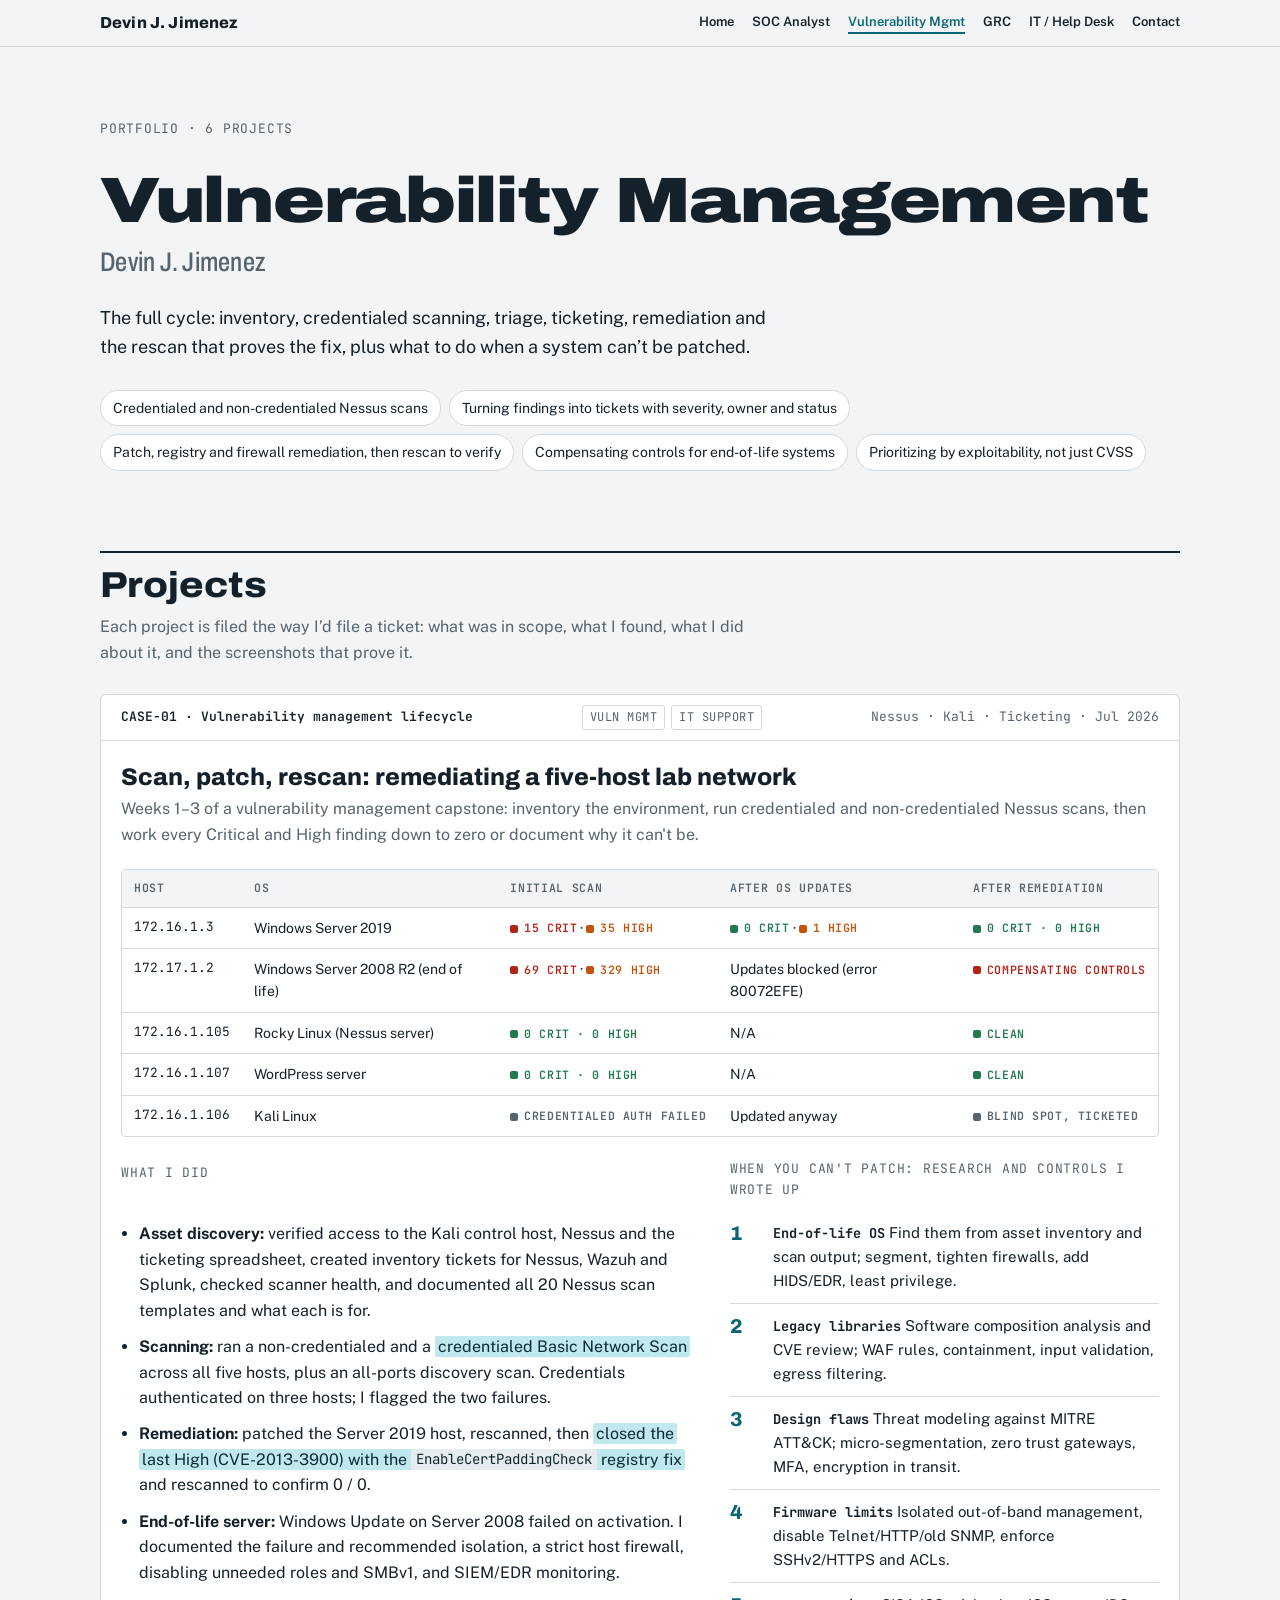
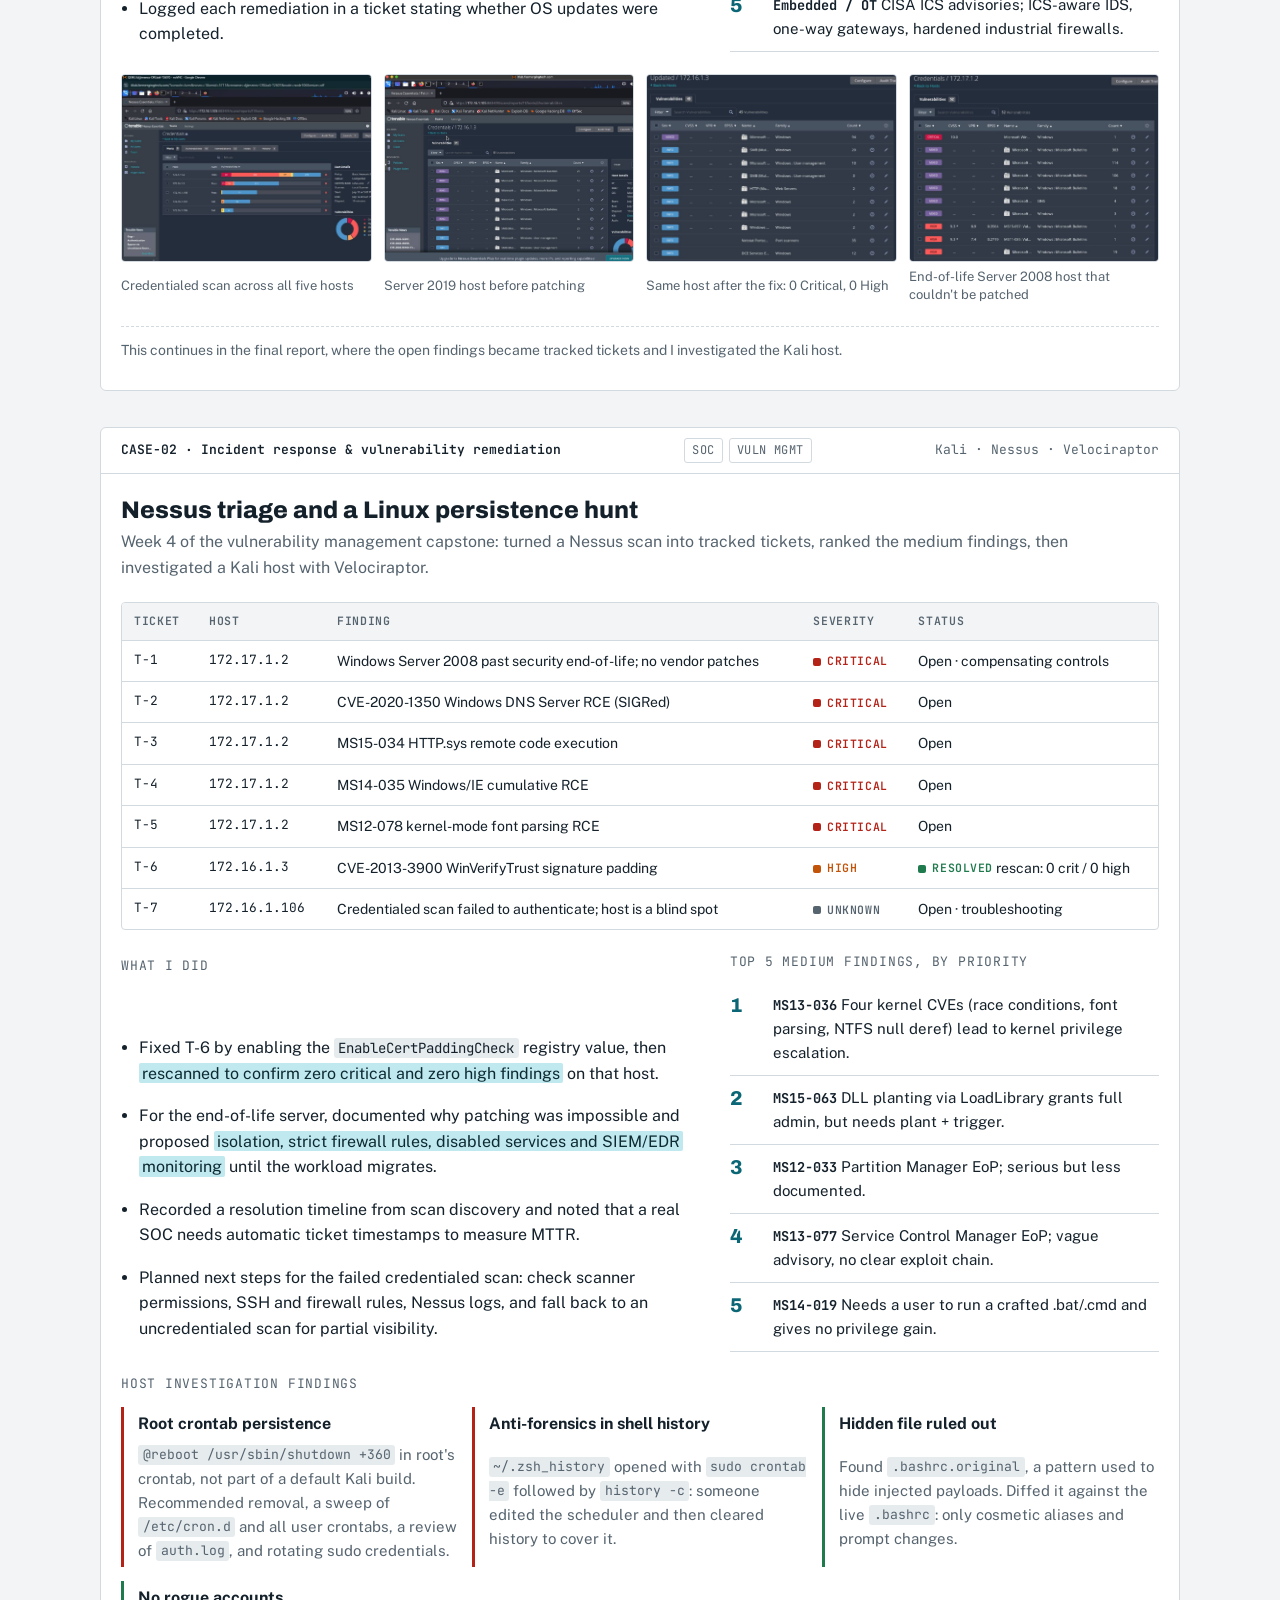
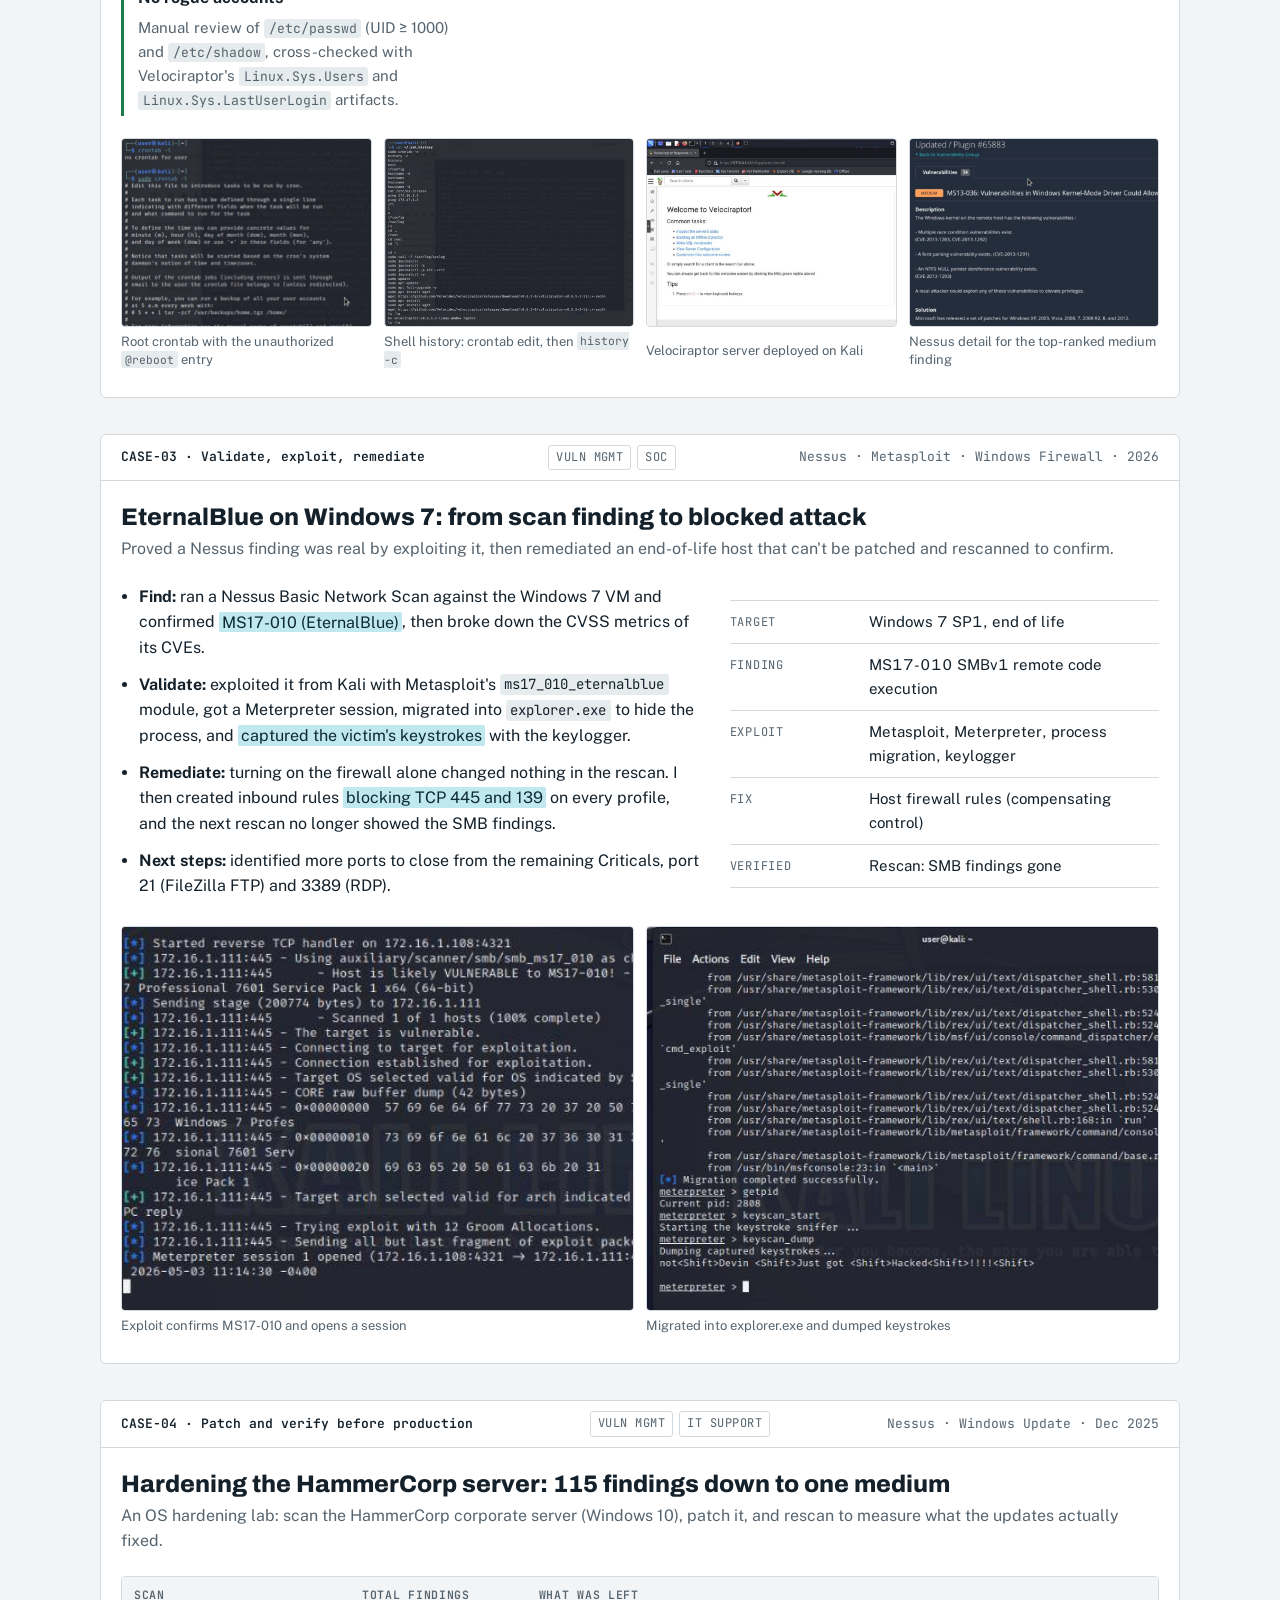
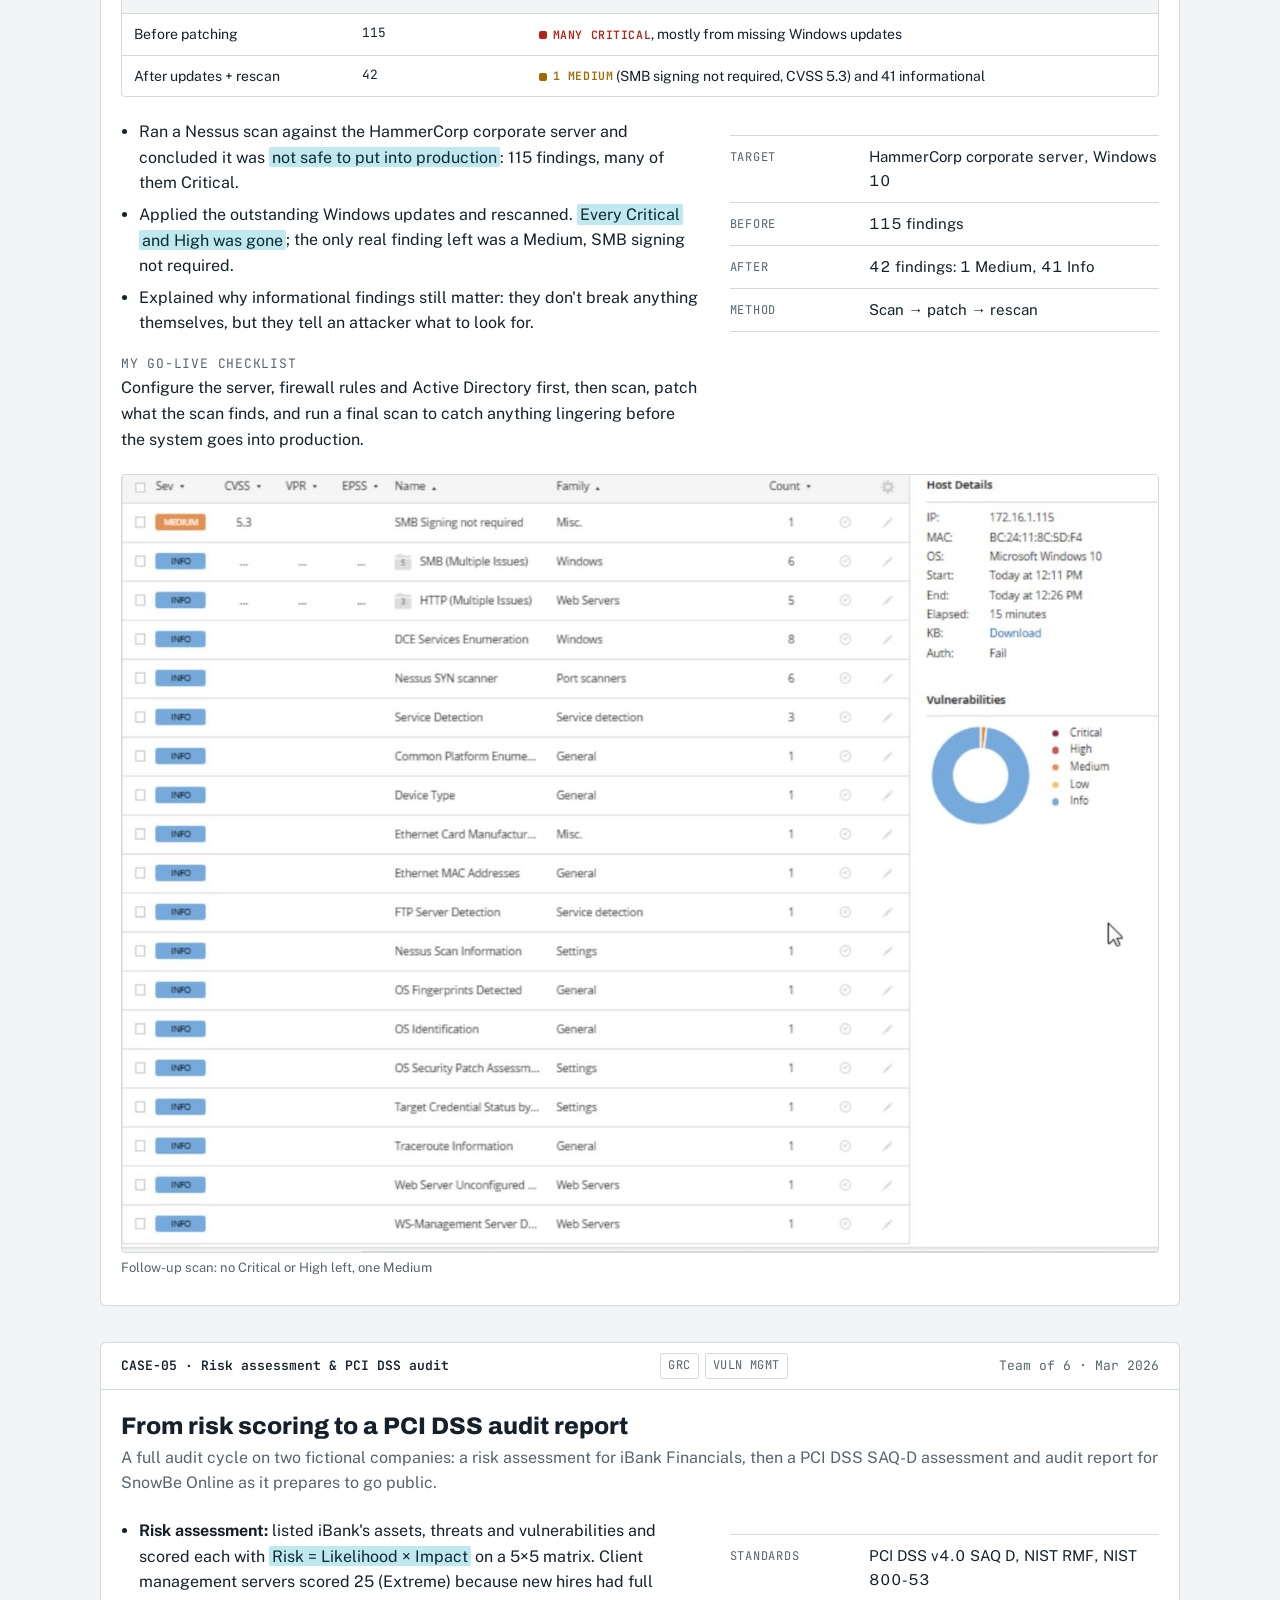
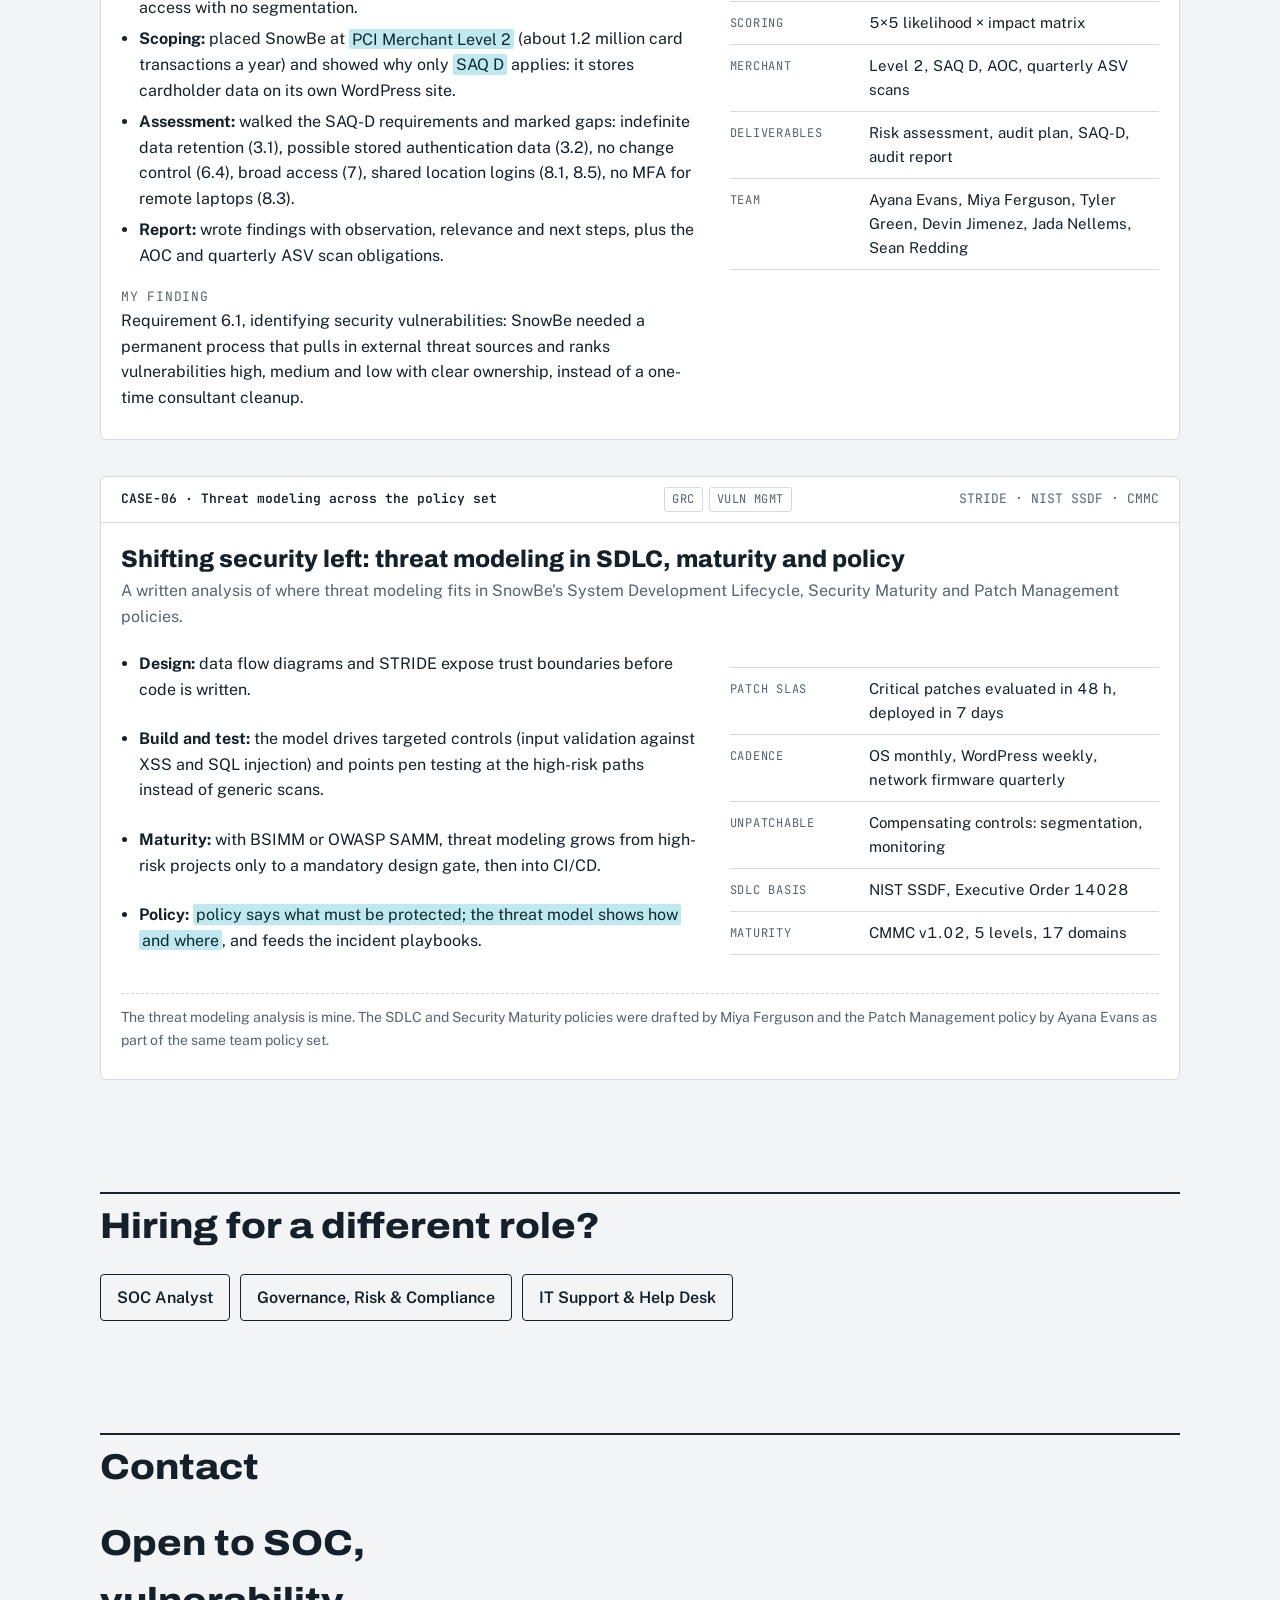
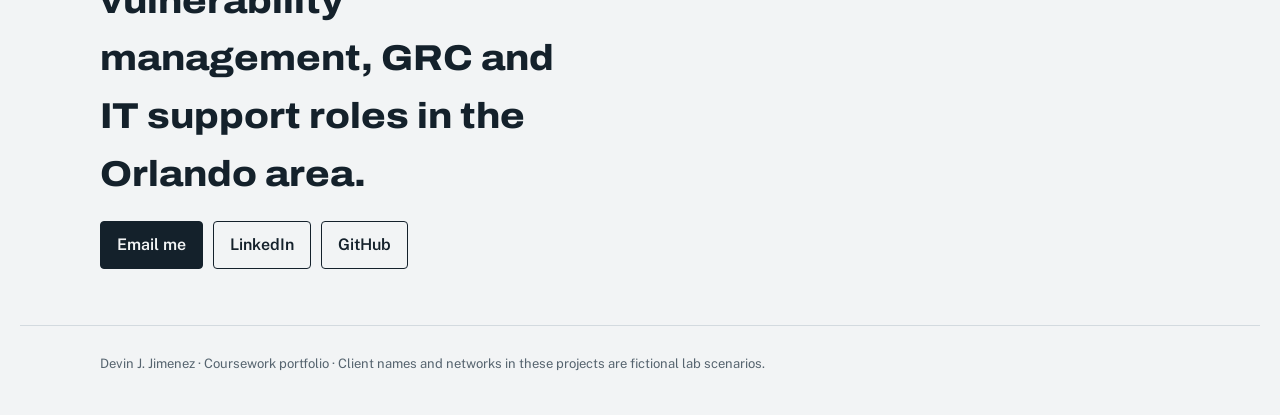
<file: vulnerability-management.html>
<!doctype html>
<html lang="en">
<head>
<meta charset="utf-8">
<meta name="viewport" content="width=device-width, initial-scale=1, viewport-fit=cover">
<title>Vulnerability Management portfolio · Devin J. Jimenez</title>
<meta name="description" content="Devin J. Jimenez: Vulnerability Management projects with evidence from coursework labs.">
<link rel="preconnect" href="https://fonts.googleapis.com">
<link rel="preconnect" href="https://fonts.gstatic.com" crossorigin>
<link rel="stylesheet" href="https://fonts.googleapis.com/css2?family=Archivo:wdth,wght@62..125,400..900&family=JetBrains+Mono:wght@400;600&family=Public+Sans:ital,wght@0,400;0,600;0,700;1,400&display=swap">
<link rel="stylesheet" href="styles.css">
</head>
<body>

<header class="top">
  <div class="wrap">
    <a class="who" href="index.html">Devin J. Jimenez</a>
    <nav aria-label="Pages">
      <a href="index.html">Home</a>
      <a href="soc.html">SOC Analyst</a>
      <a href="vulnerability-management.html" aria-current="page">Vulnerability Mgmt</a>
      <a href="grc.html">GRC</a>
      <a href="it-support.html">IT / Help Desk</a>
      <a href="index.html#contact">Contact</a>
    </nav>
  </div>
</header>

<main class="wrap">
  <section class="hero page-hero" aria-labelledby="name">
    <p class="label">Portfolio · 6 projects</p>
    <h1 id="name">Vulnerability Management<span>Devin J. Jimenez</span></h1>
    <p class="lede">The full cycle: inventory, credentialed scanning, triage, ticketing, remediation and the rescan that proves the fix, plus what to do when a system can’t be patched.</p>
    <ul class="glance" aria-label="Skills shown on this page">
      <li>Credentialed and non-credentialed Nessus scans</li>
      <li>Turning findings into tickets with severity, owner and status</li>
      <li>Patch, registry and firewall remediation, then rescan to verify</li>
      <li>Compensating controls for end-of-life systems</li>
      <li>Prioritizing by exploitability, not just CVSS</li>
    </ul>
  </section>

  <section id="cases" aria-labelledby="cases-h">
    <div class="sec-head">
      <h2 id="cases-h">Projects</h2>
      <p>Each project is filed the way I’d file a ticket: what was in scope, what I found, what I did about it, and the screenshots that prove it.</p>
    </div>
    <div class="cases">

<article id="vm-lifecycle" class="case" data-roles="vm it">
  <div class="docket">
    <span class="id">CASE-01 · Vulnerability management lifecycle</span>
    <span class="roles"><span class="role" data-r="vm">Vuln Mgmt</span><span class="role" data-r="it">IT Support</span></span>
    <span>Nessus · Kali · Ticketing · Jul 2026</span>
  </div>
  <div class="case-body">
    <div>
      <h3>Scan, patch, rescan: remediating a five-host lab network</h3>
      <p class="sub">Weeks 1–3 of a vulnerability management capstone: inventory the environment, run credentialed and non-credentialed Nessus scans, then work every Critical and High finding down to zero or document why it can't be.</p>
    </div>

    <div class="tbl" role="region" aria-label="Remediation results by host" tabindex="0">
      <table>
        <thead><tr><th>Host</th><th>OS</th><th>Initial scan</th><th>After OS updates</th><th>After remediation</th></tr></thead>
        <tbody>
          <tr><td class="mono">172.16.1.3</td><td>Windows Server 2019</td><td><span class="sev crit">15 crit</span> · <span class="sev high">35 high</span></td><td><span class="sev ok">0 crit</span> · <span class="sev high">1 high</span></td><td><span class="sev ok">0 crit · 0 high</span></td></tr>
          <tr><td class="mono">172.17.1.2</td><td>Windows Server 2008 R2 (end of life)</td><td><span class="sev crit">69 crit</span> · <span class="sev high">329 high</span></td><td>Updates blocked (error 80072EFE)</td><td><span class="sev crit">Compensating controls</span></td></tr>
          <tr><td class="mono">172.16.1.105</td><td>Rocky Linux (Nessus server)</td><td><span class="sev ok">0 crit · 0 high</span></td><td>N/A</td><td><span class="sev ok">Clean</span></td></tr>
          <tr><td class="mono">172.16.1.107</td><td>WordPress server</td><td><span class="sev ok">0 crit · 0 high</span></td><td>N/A</td><td><span class="sev ok">Clean</span></td></tr>
          <tr><td class="mono">172.16.1.106</td><td>Kali Linux</td><td><span class="sev na">Credentialed auth failed</span></td><td>Updated anyway</td><td><span class="sev na">Blind spot, ticketed</span></td></tr>
        </tbody>
      </table>
    </div>

    <div class="cols">
      <div class="prose">
        <p><span class="label">What I did</span></p>
        <ul>
          <li><b>Asset discovery:</b> verified access to the Kali control host, Nessus and the ticketing spreadsheet, created inventory tickets for Nessus, Wazuh and Splunk, checked scanner health, and documented all 20 Nessus scan templates and what each is for.</li>
          <li><b>Scanning:</b> ran a non-credentialed and a <mark>credentialed Basic Network Scan</mark> across all five hosts, plus an all-ports discovery scan. Credentials authenticated on three hosts; I flagged the two failures.</li>
          <li><b>Remediation:</b> patched the Server 2019 host, rescanned, then <mark>closed the last High (CVE-2013-3900) with the <code>EnableCertPaddingCheck</code> registry fix</mark> and rescanned to confirm 0 / 0.</li>
          <li><b>End-of-life server:</b> Windows Update on Server 2008 failed on activation. I documented the failure and recommended isolation, a strict host firewall, disabling unneeded roles and SMBv1, and SIEM/EDR monitoring.</li>
          <li>Logged each remediation in a ticket stating whether OS updates were completed.</li>
        </ul>
      </div>
      <div>
        <p class="label" style="margin-bottom:10px">When you can't patch: research and controls I wrote up</p>
        <ol class="prio">
          <li><span><b>End-of-life OS</b> Find them from asset inventory and scan output; segment, tighten firewalls, add HIDS/EDR, least privilege.</span></li>
          <li><span><b>Legacy libraries</b> Software composition analysis and CVE review; WAF rules, containment, input validation, egress filtering.</span></li>
          <li><span><b>Design flaws</b> Threat modeling against MITRE ATT&amp;CK; micro-segmentation, zero trust gateways, MFA, encryption in transit.</span></li>
          <li><span><b>Firmware limits</b> Isolated out-of-band management, disable Telnet/HTTP/old SNMP, enforce SSHv2/HTTPS and ACLs.</span></li>
          <li><span><b>Embedded / OT</b> CISA ICS advisories; ICS-aware IDS, one-way gateways, hardened industrial firewalls.</span></li>
        </ol>
      </div>
    </div>

    <div class="evidence">
      <figure><button type="button" aria-label="Enlarge: credentialed scan"><img src="img/vm_cred.jpg" alt="Nessus credentialed scan showing five hosts and their vulnerability counts" loading="lazy"></button><figcaption>Credentialed scan across all five hosts</figcaption></figure>
      <figure><button type="button" aria-label="Enlarge: before remediation"><img src="img/vm_before.jpg" alt="Nessus results for 172.16.1.3 before patching" loading="lazy"></button><figcaption>Server 2019 host before patching</figcaption></figure>
      <figure><button type="button" aria-label="Enlarge: after remediation"><img src="img/vm_after.jpg" alt="Nessus results for 172.16.1.3 after remediation with no critical or high findings" loading="lazy"></button><figcaption>Same host after the fix: 0 Critical, 0 High</figcaption></figure>
      <figure><button type="button" aria-label="Enlarge: end-of-life server"><img src="img/vm_eol.jpg" alt="Nessus results for the Windows Server 2008 host with critical findings" loading="lazy"></button><figcaption>End-of-life Server 2008 host that couldn't be patched</figcaption></figure>
    </div>
    <p class="credit">This continues in the final report, where the open findings became tracked tickets and I investigated the Kali host.</p>
  </div>
</article>

<article id="final-report" class="case" data-roles="soc vm">
        <div class="docket">
          <span class="id">CASE-02 · Incident response &amp; vulnerability remediation</span>
          <span class="roles"><span class="role" data-r="soc">SOC</span><span class="role" data-r="vm">Vuln Mgmt</span></span>
          <span>Kali · Nessus · Velociraptor</span>
        </div>
        <div class="case-body">
          <div>
            <h3>Nessus triage and a Linux persistence hunt</h3>
            <p class="sub">Week 4 of the vulnerability management capstone: turned a Nessus scan into tracked tickets, ranked the medium findings, then investigated a Kali host with Velociraptor.</p>
          </div>

          <div class="tbl" role="region" aria-label="Security tickets" tabindex="0">
            <table>
              <thead><tr><th>Ticket</th><th>Host</th><th>Finding</th><th>Severity</th><th>Status</th></tr></thead>
              <tbody>
                <tr><td class="mono">T-1</td><td class="mono">172.17.1.2</td><td>Windows Server 2008 past security end-of-life; no vendor patches</td><td><span class="sev crit">Critical</span></td><td>Open · compensating controls</td></tr>
                <tr><td class="mono">T-2</td><td class="mono">172.17.1.2</td><td>CVE-2020-1350 Windows DNS Server RCE (SIGRed)</td><td><span class="sev crit">Critical</span></td><td>Open</td></tr>
                <tr><td class="mono">T-3</td><td class="mono">172.17.1.2</td><td>MS15-034 HTTP.sys remote code execution</td><td><span class="sev crit">Critical</span></td><td>Open</td></tr>
                <tr><td class="mono">T-4</td><td class="mono">172.17.1.2</td><td>MS14-035 Windows/IE cumulative RCE</td><td><span class="sev crit">Critical</span></td><td>Open</td></tr>
                <tr><td class="mono">T-5</td><td class="mono">172.17.1.2</td><td>MS12-078 kernel-mode font parsing RCE</td><td><span class="sev crit">Critical</span></td><td>Open</td></tr>
                <tr><td class="mono">T-6</td><td class="mono">172.16.1.3</td><td>CVE-2013-3900 WinVerifyTrust signature padding</td><td><span class="sev high">High</span></td><td><span class="sev ok">Resolved</span> rescan: 0 crit / 0 high</td></tr>
                <tr><td class="mono">T-7</td><td class="mono">172.16.1.106</td><td>Credentialed scan failed to authenticate; host is a blind spot</td><td><span class="sev na">Unknown</span></td><td>Open · troubleshooting</td></tr>
              </tbody>
            </table>
          </div>

          <div class="cols">
            <div class="prose">
              <p><span class="label">What I did</span></p>
              <ul>
                <li>Fixed T-6 by enabling the <code>EnableCertPaddingCheck</code> registry value, then <mark>rescanned to confirm zero critical and zero high findings</mark> on that host.</li>
                <li>For the end-of-life server, documented why patching was impossible and proposed <mark>isolation, strict firewall rules, disabled services and SIEM/EDR monitoring</mark> until the workload migrates.</li>
                <li>Recorded a resolution timeline from scan discovery and noted that a real SOC needs automatic ticket timestamps to measure MTTR.</li>
                <li>Planned next steps for the failed credentialed scan: check scanner permissions, SSH and firewall rules, Nessus logs, and fall back to an uncredentialed scan for partial visibility.</li>
              </ul>
            </div>
            <div>
              <p class="label" style="margin-bottom:10px">Top 5 medium findings, by priority</p>
              <ol class="prio">
                <li><span><b>MS13-036</b> Four kernel CVEs (race conditions, font parsing, NTFS null deref) lead to kernel privilege escalation.</span></li>
                <li><span><b>MS15-063</b> DLL planting via LoadLibrary grants full admin, but needs plant + trigger.</span></li>
                <li><span><b>MS12-033</b> Partition Manager EoP; serious but less documented.</span></li>
                <li><span><b>MS13-077</b> Service Control Manager EoP; vague advisory, no clear exploit chain.</span></li>
                <li><span><b>MS14-019</b> Needs a user to run a crafted .bat/.cmd and gives no privilege gain.</span></li>
              </ol>
            </div>
          </div>

          <div>
            <p class="label" style="margin-bottom:12px">Host investigation findings</p>
            <div class="findings">
              <div class="finding alert"><h4>Root crontab persistence</h4><p><code>@reboot /usr/sbin/shutdown +360</code> in root's crontab, not part of a default Kali build. Recommended removal, a sweep of <code>/etc/cron.d</code> and all user crontabs, a review of <code>auth.log</code>, and rotating sudo credentials.</p></div>
              <div class="finding alert"><h4>Anti-forensics in shell history</h4><p><code>~/.zsh_history</code> opened with <code>sudo crontab -e</code> followed by <code>history -c</code>: someone edited the scheduler and then cleared history to cover it.</p></div>
              <div class="finding clear"><h4>Hidden file ruled out</h4><p>Found <code>.bashrc.original</code>, a pattern used to hide injected payloads. Diffed it against the live <code>.bashrc</code>: only cosmetic aliases and prompt changes.</p></div>
              <div class="finding clear"><h4>No rogue accounts</h4><p>Manual review of <code>/etc/passwd</code> (UID ≥ 1000) and <code>/etc/shadow</code>, cross-checked with Velociraptor's <code>Linux.Sys.Users</code> and <code>Linux.Sys.LastUserLogin</code> artifacts.</p></div>
            </div>
          </div>

          <div class="evidence">
            <figure><button type="button" aria-label="Enlarge: root crontab"><img src="img/case-crontab.jpg" alt="Terminal showing sudo crontab -l with an @reboot shutdown entry" loading="lazy"></button><figcaption>Root crontab with the unauthorized <code>@reboot</code> entry</figcaption></figure>
            <figure><button type="button" aria-label="Enlarge: zsh history"><img src="img/case-zshhist.jpg" alt="Terminal output of the zsh history file" loading="lazy"></button><figcaption>Shell history: crontab edit, then <code>history -c</code></figcaption></figure>
            <figure><button type="button" aria-label="Enlarge: Velociraptor console"><img src="img/case-raptor.jpg" alt="Velociraptor web console welcome screen" loading="lazy"></button><figcaption>Velociraptor server deployed on Kali</figcaption></figure>
            <figure><button type="button" aria-label="Enlarge: Nessus finding"><img src="img/case-nessus.jpg" alt="Nessus plugin detail for MS13-036" loading="lazy"></button><figcaption>Nessus detail for the top-ranked medium finding</figcaption></figure>
          </div>
        </div>
      </article>

<article id="eternalblue" class="case" data-roles="vm soc">
  <div class="docket">
    <span class="id">CASE-03 · Validate, exploit, remediate</span>
    <span class="roles"><span class="role" data-r="vm">Vuln Mgmt</span><span class="role" data-r="soc">SOC</span></span>
    <span>Nessus · Metasploit · Windows Firewall · 2026</span>
  </div>
  <div class="case-body">
    <div>
      <h3>EternalBlue on Windows 7: from scan finding to blocked attack</h3>
      <p class="sub">Proved a Nessus finding was real by exploiting it, then remediated an end-of-life host that can't be patched and rescanned to confirm.</p>
    </div>
    <div class="cols">
      <div class="prose">
        <ul>
          <li><b>Find:</b> ran a Nessus Basic Network Scan against the Windows 7 VM and confirmed <mark>MS17-010 (EternalBlue)</mark>, then broke down the CVSS metrics of its CVEs.</li>
          <li><b>Validate:</b> exploited it from Kali with Metasploit's <code>ms17_010_eternalblue</code> module, got a Meterpreter session, migrated into <code>explorer.exe</code> to hide the process, and <mark>captured the victim's keystrokes</mark> with the keylogger.</li>
          <li><b>Remediate:</b> turning on the firewall alone changed nothing in the rescan. I then created inbound rules <mark>blocking TCP 445 and 139</mark> on every profile, and the next rescan no longer showed the SMB findings.</li>
          <li><b>Next steps:</b> identified more ports to close from the remaining Criticals, port 21 (FileZilla FTP) and 3389 (RDP).</li>
        </ul>
      </div>
      <dl class="facts">
        <div><dt>Target</dt><dd>Windows 7 SP1, end of life</dd></div>
        <div><dt>Finding</dt><dd>MS17-010 SMBv1 remote code execution</dd></div>
        <div><dt>Exploit</dt><dd>Metasploit, Meterpreter, process migration, keylogger</dd></div>
        <div><dt>Fix</dt><dd>Host firewall rules (compensating control)</dd></div>
        <div><dt>Verified</dt><dd>Rescan: SMB findings gone</dd></div>
      </dl>
    </div>
    <div class="evidence">
      <figure><button type="button" aria-label="Enlarge: EternalBlue exploit"><img src="img/eb_exploit.jpg" alt="Metasploit output showing the target is vulnerable to MS17-010 and a Meterpreter session opened" loading="lazy"></button><figcaption>Exploit confirms MS17-010 and opens a session</figcaption></figure>
      <figure><button type="button" aria-label="Enlarge: keystroke capture"><img src="img/eb_keys.jpg" alt="Meterpreter migrating into explorer.exe and dumping captured keystrokes" loading="lazy"></button><figcaption>Migrated into explorer.exe and dumped keystrokes</figcaption></figure>
    </div>
  </div>
</article>

<article id="os-hardening" class="case" data-roles="vm it">
  <div class="docket">
    <span class="id">CASE-04 · Patch and verify before production</span>
    <span class="roles"><span class="role" data-r="vm">Vuln Mgmt</span><span class="role" data-r="it">IT Support</span></span>
    <span>Nessus · Windows Update · Dec 2025</span>
  </div>
  <div class="case-body">
    <div>
      <h3>Hardening the HammerCorp server: 115 findings down to one medium</h3>
      <p class="sub">An OS hardening lab: scan the HammerCorp corporate server (Windows 10), patch it, and rescan to measure what the updates actually fixed.</p>
    </div>
    <div class="tbl" role="region" aria-label="Scan results before and after patching" tabindex="0">
      <table>
        <thead><tr><th>Scan</th><th>Total findings</th><th>What was left</th></tr></thead>
        <tbody>
          <tr><td>Before patching</td><td class="mono">115</td><td><span class="sev crit">Many Critical</span>, mostly from missing Windows updates</td></tr>
          <tr><td>After updates + rescan</td><td class="mono">42</td><td><span class="sev med">1 Medium</span> (SMB signing not required, CVSS 5.3) and 41 informational</td></tr>
        </tbody>
      </table>
    </div>
    <div class="cols">
      <div class="prose">
        <ul>
          <li>Ran a Nessus scan against the HammerCorp corporate server and concluded it was <mark>not safe to put into production</mark>: 115 findings, many of them Critical.</li>
          <li>Applied the outstanding Windows updates and rescanned. <mark>Every Critical and High was gone</mark>; the only real finding left was a Medium, SMB signing not required.</li>
          <li>Explained why informational findings still matter: they don't break anything themselves, but they tell an attacker what to look for.</li>
        </ul>
        <p><span class="label">My go-live checklist</span><br>Configure the server, firewall rules and Active Directory first, then scan, patch what the scan finds, and run a final scan to catch anything lingering before the system goes into production.</p>
      </div>
      <dl class="facts">
        <div><dt>Target</dt><dd>HammerCorp corporate server, Windows 10</dd></div>
        <div><dt>Before</dt><dd>115 findings</dd></div>
        <div><dt>After</dt><dd>42 findings: 1 Medium, 41 Info</dd></div>
        <div><dt>Method</dt><dd>Scan → patch → rescan</dd></div>
      </dl>
    </div>
    <div class="evidence wide">
      <figure><button type="button" aria-label="Enlarge: follow-up scan"><img src="img/hardening_rescan.jpg" alt="Nessus follow-up scan of the Windows 10 host showing one medium finding, SMB signing not required, and informational findings" loading="lazy"></button><figcaption>Follow-up scan: no Critical or High left, one Medium</figcaption></figure>
    </div>
  </div>
</article>

<article id="pci-audit" class="case" data-roles="grc vm">
  <div class="docket">
    <span class="id">CASE-05 · Risk assessment &amp; PCI DSS audit</span>
    <span class="roles"><span class="role" data-r="grc">GRC</span><span class="role" data-r="vm">Vuln Mgmt</span></span>
    <span>Team of 6 · Mar 2026</span>
  </div>
  <div class="case-body">
    <div>
      <h3>From risk scoring to a PCI DSS audit report</h3>
      <p class="sub">A full audit cycle on two fictional companies: a risk assessment for iBank Financials, then a PCI DSS SAQ-D assessment and audit report for SnowBe Online as it prepares to go public.</p>
    </div>
    <div class="cols">
      <div class="prose">
        <ul>
          <li><b>Risk assessment:</b> listed iBank's assets, threats and vulnerabilities and scored each with <mark>Risk = Likelihood × Impact</mark> on a 5×5 matrix. Client management servers scored 25 (Extreme) because new hires had full access with no segmentation.</li>
          <li><b>Scoping:</b> placed SnowBe at <mark>PCI Merchant Level 2</mark> (about 1.2 million card transactions a year) and showed why only <mark>SAQ D</mark> applies: it stores cardholder data on its own WordPress site.</li>
          <li><b>Assessment:</b> walked the SAQ-D requirements and marked gaps: indefinite data retention (3.1), possible stored authentication data (3.2), no change control (6.4), broad access (7), shared location logins (8.1, 8.5), no MFA for remote laptops (8.3).</li>
          <li><b>Report:</b> wrote findings with observation, relevance and next steps, plus the AOC and quarterly ASV scan obligations.</li>
        </ul>
        <p><span class="label">My finding</span><br>Requirement 6.1, identifying security vulnerabilities: SnowBe needed a permanent process that pulls in external threat sources and ranks vulnerabilities high, medium and low with clear ownership, instead of a one-time consultant cleanup.</p>
      </div>
      <dl class="facts">
        <div><dt>Standards</dt><dd>PCI DSS v4.0 SAQ D, NIST RMF, NIST 800-53</dd></div>
        <div><dt>Scoring</dt><dd>5×5 likelihood × impact matrix</dd></div>
        <div><dt>Merchant</dt><dd>Level 2, SAQ D, AOC, quarterly ASV scans</dd></div>
        <div><dt>Deliverables</dt><dd>Risk assessment, audit plan, SAQ-D, audit report</dd></div>
        <div><dt>Team</dt><dd>Ayana Evans, Miya Ferguson, Tyler Green, Devin Jimenez, Jada Nellems, Sean Redding</dd></div>
      </dl>
    </div>
  </div>
</article>

<article id="threat-model" class="case" data-roles="grc vm">
        <div class="docket">
          <span class="id">CASE-06 · Threat modeling across the policy set</span>
          <span class="roles"><span class="role" data-r="grc">GRC</span><span class="role" data-r="vm">Vuln Mgmt</span></span>
          <span>STRIDE · NIST SSDF · CMMC</span>
        </div>
        <div class="case-body">
          <div>
            <h3>Shifting security left: threat modeling in SDLC, maturity and policy</h3>
            <p class="sub">A written analysis of where threat modeling fits in SnowBe's System Development Lifecycle, Security Maturity and Patch Management policies.</p>
          </div>
          <div class="cols">
            <div class="prose">
              <ul>
                <li><b>Design:</b> data flow diagrams and STRIDE expose trust boundaries before code is written.</li>
                <li><b>Build and test:</b> the model drives targeted controls (input validation against XSS and SQL injection) and points pen testing at the high-risk paths instead of generic scans.</li>
                <li><b>Maturity:</b> with BSIMM or OWASP SAMM, threat modeling grows from high-risk projects only to a mandatory design gate, then into CI/CD.</li>
                <li><b>Policy:</b> <mark>policy says what must be protected; the threat model shows how and where</mark>, and feeds the incident playbooks.</li>
              </ul>
            </div>
            <dl class="facts">
              <div><dt>Patch SLAs</dt><dd>Critical patches evaluated in 48 h, deployed in 7 days</dd></div>
              <div><dt>Cadence</dt><dd>OS monthly, WordPress weekly, network firmware quarterly</dd></div>
              <div><dt>Unpatchable</dt><dd>Compensating controls: segmentation, monitoring</dd></div>
              <div><dt>SDLC basis</dt><dd>NIST SSDF, Executive Order 14028</dd></div>
              <div><dt>Maturity</dt><dd>CMMC v1.02, 5 levels, 17 domains</dd></div>
            </dl>
          </div>
          <p class="credit">The threat modeling analysis is mine. The SDLC and Security Maturity policies were drafted by Miya Ferguson and the Patch Management policy by Ayana Evans as part of the same team policy set.</p>
        </div>
      </article>
    </div>
  </section>

  <section aria-labelledby="more-h">
    <div class="sec-head"><h2 id="more-h">Hiring for a different role?</h2></div>
    <div class="links">
      <a href="soc.html">SOC Analyst</a>
      <a href="grc.html">Governance, Risk &amp; Compliance</a>
      <a href="it-support.html">IT Support &amp; Help Desk</a>
    </div>
  </section>

  <section id="contact" aria-labelledby="contact-h">
    <div class="sec-head"><h2 id="contact-h">Contact</h2></div>
    <div class="contact">
      <p class="big">Open to SOC, vulnerability management, GRC and IT support roles in the Orlando area.</p>
      <div class="links">
        <a class="primary" href="mailto:Devinjim09@gmail.com">Email me</a>
        <a href="https://www.linkedin.com/in/devin-jacob-jimenez">LinkedIn</a>
        <a href="https://github.com/DevinjJim">GitHub</a>
      </div>
    </div>
  </section>
</main>

<footer>
  <div class="wrap">Devin J. Jimenez · Coursework portfolio · Client names and networks in these projects are fictional lab scenarios.</div>
</footer>

<dialog id="lightbox" aria-label="Screenshot">
  <img id="lightbox-img" alt="">
  <div class="bar"><span id="lightbox-cap"></span><button type="button" id="lightbox-close">Close</button></div>
</dialog>

<script src="site.js"></script>
</body>
</html>
</file>
<file: styles.css>
/* Layout: an analyst's case book. Narrow reading column, each project filed as a case
   with a docket strip (ID, roles, date), findings set like report excerpts, and a
   role lens that re-reads the whole book for SOC, GRC, vuln management or IT support. */
:root{
  --paper:#F2F4F5;
  --sheet:#FFFFFF;
  --ink:#14212B;
  --muted:#56646F;
  --rule:#D3DADF;
  --accent:#0B6676;
  --mark:#BFE8EF;
  --mark-ink:#0E2A31;
  --sev-crit:#B42318;
  --sev-high:#C2540A;
  --sev-med:#A06A00;
  --sev-ok:#1F7A4D;
  --code-bg:#E6EBEE;
  --display:"Archivo","Arial Narrow",Arial,sans-serif;
  --body:"Public Sans","Helvetica Neue",Arial,sans-serif;
  --mono:"JetBrains Mono",ui-monospace,Menlo,Consolas,monospace;
  --s-1:.8125rem; --s0:1rem; --s1:1.125rem; --s2:1.5rem; --s3:2.25rem; --s4:clamp(2.75rem,7vw,5rem);
}
@media (prefers-color-scheme:dark){
  :root:not([data-theme="light"]){
    color-scheme:dark;
    --paper:#0F161C; --sheet:#151F27; --ink:#E3E9ED; --muted:#98A6B0; --rule:#2A3742;
    --accent:#5FC3D3; --mark:#1D4E58; --mark-ink:#E6F7FA;
    --sev-crit:#F07C70; --sev-high:#F2A35E; --sev-med:#E2C25A; --sev-ok:#6CCB97; --code-bg:#1B2731;
  }
}
:root[data-theme="dark"]{
  color-scheme:dark;
  --paper:#0F161C; --sheet:#151F27; --ink:#E3E9ED; --muted:#98A6B0; --rule:#2A3742;
  --accent:#5FC3D3; --mark:#1D4E58; --mark-ink:#E6F7FA;
  --sev-crit:#F07C70; --sev-high:#F2A35E; --sev-med:#E2C25A; --sev-ok:#6CCB97; --code-bg:#1B2731;
}

*{box-sizing:border-box}
html{scroll-behavior:smooth}
@media (prefers-reduced-motion:reduce){html{scroll-behavior:auto}*{transition:none!important}}
body{margin:0;background:var(--paper);color:var(--ink);font-family:var(--body);font-size:var(--s0);line-height:1.6;padding-inline:20px}
.wrap{max-width:1080px;margin-inline:auto}
a{color:var(--accent);text-underline-offset:3px}
:focus-visible{outline:2px solid var(--accent);outline-offset:3px;border-radius:2px}
h1,h2,h3{font-family:var(--display);text-wrap:balance;margin:0;line-height:1.05}
p{margin:0}
mark{background:var(--mark);color:var(--mark-ink);padding:.05em .2em;border-radius:2px;box-decoration-break:clone;-webkit-box-decoration-break:clone}
.label{font-family:var(--mono);font-size:var(--s-1);letter-spacing:.06em;text-transform:uppercase;color:var(--muted)}
code{font-family:var(--mono);font-size:.875em;background:var(--code-bg);padding:.1em .35em;border-radius:3px}

/* top bar */
.top{position:sticky;top:env(safe-area-inset-top,0px);z-index:5;background:color-mix(in srgb,var(--paper) 88%,transparent);backdrop-filter:blur(8px);border-bottom:1px solid var(--rule);margin-inline:-20px;padding:10px 20px}
.top .wrap{display:flex;gap:16px;align-items:center;justify-content:space-between;flex-wrap:wrap}
.top .who{color:var(--ink);text-decoration:none;font-family:var(--display);font-weight:800;font-variation-settings:"wdth" 100;letter-spacing:.01em}
.top nav{display:flex;gap:18px;flex-wrap:wrap}
.top nav a{color:var(--ink);text-decoration:none;font-size:var(--s-1);font-weight:600}
.top nav a:hover{color:var(--accent)}

/* hero */
.hero{padding-block:clamp(48px,9vw,96px) 40px;display:grid;gap:28px}
.hero h1{font-size:var(--s4);font-weight:900;font-variation-settings:"wdth" 125;letter-spacing:-.02em}
.hero h1 span{display:block;font-weight:500;font-variation-settings:"wdth" 75;color:var(--muted);font-size:.42em;letter-spacing:.01em;margin-top:.5em}
.hero .lede{font-size:var(--s1);max-width:62ch}

/* section heads */
section{padding-block:56px}
.sec-head{display:grid;gap:10px;margin-bottom:28px;border-top:2px solid var(--ink);padding-top:14px}
.sec-head h2{font-size:var(--s3);font-weight:800;font-variation-settings:"wdth" 110}
.sec-head p{color:var(--muted);max-width:65ch}

/* cases */
.cases{display:grid;gap:36px}
.case{background:var(--sheet);border:1px solid var(--rule);border-radius:6px;overflow:hidden;transition:opacity .25s ease,filter .25s ease}
.docket{display:flex;flex-wrap:wrap;gap:8px 18px;align-items:center;justify-content:space-between;padding:10px 20px;border-bottom:1px solid var(--rule);font-family:var(--mono);font-size:var(--s-1);color:var(--muted)}
.docket .id{color:var(--ink);font-weight:600}
.roles{display:flex;gap:6px;flex-wrap:wrap}
.role{border:1px solid var(--rule);border-radius:3px;padding:2px 7px;font-size:.75rem;letter-spacing:.04em;text-transform:uppercase}
.case-body{padding:24px 20px 28px;display:grid;gap:22px}
.case h3{font-size:var(--s2);font-weight:800;font-variation-settings:"wdth" 100}
.case .sub{color:var(--muted);margin-top:6px}
.cols{display:grid;grid-template-columns:minmax(0,1.15fr) minmax(0,.85fr);gap:28px}
@media (max-width:820px){.cols{grid-template-columns:1fr}}
.prose{display:grid;gap:14px;max-width:65ch}
.prose ul{margin:0;padding-left:1.1em;display:grid;gap:6px}
.facts{display:grid;gap:0;align-content:start;border-top:1px solid var(--rule)}
.facts div{display:grid;grid-template-columns:8.5em 1fr;gap:12px;padding:9px 0;border-bottom:1px solid var(--rule);font-size:.9375rem}
.facts dt{font-family:var(--mono);font-size:.75rem;text-transform:uppercase;letter-spacing:.06em;color:var(--muted);padding-top:3px}
.facts dd{margin:0;font-variant-numeric:tabular-nums}
.facts dl{margin:0}

/* tickets */
.tbl{overflow-x:auto;border:1px solid var(--rule);border-radius:4px}
table{border-collapse:collapse;width:100%;min-width:620px;font-size:.875rem}
th,td{text-align:left;padding:9px 12px;border-bottom:1px solid var(--rule);vertical-align:top}
th{font-family:var(--mono);font-size:.72rem;letter-spacing:.06em;text-transform:uppercase;color:var(--muted);font-weight:600;background:var(--paper)}
tr:last-child td{border-bottom:0}
td.mono{font-family:var(--mono);font-size:.8rem;white-space:nowrap;font-variant-numeric:tabular-nums}
.sev{display:inline-flex;align-items:center;gap:6px;font-family:var(--mono);font-size:.72rem;font-weight:600;text-transform:uppercase;letter-spacing:.05em;white-space:nowrap}
.sev::before{content:"";width:8px;height:8px;border-radius:2px;background:currentColor}
.sev.crit{color:var(--sev-crit)} .sev.high{color:var(--sev-high)} .sev.med{color:var(--sev-med)} .sev.ok{color:var(--sev-ok)} .sev.na{color:var(--muted)}

/* findings */
.findings{display:grid;grid-template-columns:repeat(auto-fit,minmax(min(100%,300px),1fr));gap:14px}
.finding{border-left:3px solid var(--rule);padding:4px 0 4px 14px;display:grid;gap:6px}
.finding.alert{border-left-color:var(--sev-crit)}
.finding.clear{border-left-color:var(--sev-ok)}
.finding h4{margin:0;font-size:var(--s0)}
.finding p{font-size:.9375rem;color:var(--muted)}

/* priority list */
.prio{list-style:none;margin:0;padding:0;display:grid;gap:0;counter-reset:p}
.prio li{counter-increment:p;display:grid;grid-template-columns:2.2em 1fr;gap:10px;padding:10px 0;border-bottom:1px solid var(--rule);font-size:.9375rem}
.prio li::before{content:counter(p);font-family:var(--display);font-weight:800;font-size:1.25rem;line-height:1.2;color:var(--accent)}
.prio b{font-family:var(--mono);font-size:.85rem}

/* evidence */
.evidence{display:grid;grid-template-columns:repeat(auto-fit,minmax(min(100%,220px),1fr));gap:12px}
.evidence figure{margin:0;display:grid;gap:6px}
.evidence button{all:unset;cursor:zoom-in;display:block;border:1px solid var(--rule);border-radius:4px;overflow:hidden;aspect-ratio:4/3;background:var(--code-bg)}
.evidence button:focus-visible{outline:2px solid var(--accent);outline-offset:2px}
.evidence img{width:100%;height:100%;object-fit:cover;object-position:top left;display:block;max-width:100%}
.evidence figcaption{font-size:.8125rem;color:var(--muted);line-height:1.4}
.evidence.wide{grid-template-columns:repeat(auto-fit,minmax(min(100%,300px),1fr))}

.credit{font-size:.875rem;color:var(--muted);border-top:1px dashed var(--rule);padding-top:12px}

/* skills */
.skills{display:grid;grid-template-columns:repeat(auto-fit,minmax(min(100%,240px),1fr));gap:14px}
.skill{background:var(--sheet);border:1px solid var(--rule);border-radius:6px;padding:18px;display:grid;gap:10px;align-content:start;transition:opacity .25s ease,filter .25s ease}
.skill h3{font-size:var(--s1);font-weight:800;font-variation-settings:"wdth" 100}
.skill ul{margin:0;padding:0;list-style:none;display:grid;gap:6px;font-size:.9375rem}
.skill li{display:grid;grid-template-columns:auto 1fr;gap:8px}
.skill li::before{content:"›";color:var(--accent);font-weight:700}
.skill .from{font-family:var(--mono);font-size:.72rem;color:var(--muted);text-transform:uppercase;letter-spacing:.05em}

.stack{display:flex;flex-wrap:wrap;gap:8px}
.stack span{font-family:var(--mono);font-size:.8125rem;border:1px solid var(--rule);background:var(--sheet);border-radius:3px;padding:5px 9px}
.stack-group{display:grid;gap:10px}
.stacks{display:grid;gap:22px}

/* contact */
.contact{display:grid;gap:18px}
.contact .big{font-family:var(--display);font-size:var(--s3);font-weight:800;font-variation-settings:"wdth" 110;max-width:20ch}
.links{display:flex;gap:10px;flex-wrap:wrap}
.links a{font-weight:600;text-decoration:none;border:1px solid var(--ink);color:var(--ink);padding:10px 16px;border-radius:4px}
.links a.primary{background:var(--ink);color:var(--paper)}
.links a:hover{border-color:var(--accent)}
footer{padding-block:28px 40px;border-top:1px solid var(--rule);color:var(--muted);font-size:var(--s-1)}

/* lightbox */
dialog{border:1px solid var(--rule);border-radius:6px;padding:0;background:var(--sheet);color:var(--ink);max-width:min(1100px,94vw);max-height:92vh}
dialog::backdrop{background:rgba(8,14,19,.78)}
dialog img{display:block;max-width:100%;max-height:80vh;margin-inline:auto}
dialog .bar{display:flex;justify-content:space-between;gap:12px;align-items:center;padding:10px 14px;border-top:1px solid var(--rule);font-size:.875rem}
dialog button{font:600 .875rem var(--body);background:var(--ink);color:var(--paper);border:0;border-radius:4px;padding:7px 12px;cursor:pointer}

/* multi-page additions */
.top nav a[aria-current="page"]{color:var(--accent);text-decoration:underline;text-decoration-thickness:2px;text-underline-offset:6px}
.page-hero{padding-block:clamp(40px,7vw,72px) 24px}
.page-hero h1{font-size:clamp(2.25rem,6vw,4rem)}
.glance{list-style:none;margin:0;padding:0;display:flex;flex-wrap:wrap;gap:8px}
.glance li{font-size:.875rem;border:1px solid var(--rule);background:var(--sheet);border-radius:999px;padding:6px 12px}
.creds{margin:0;display:grid;grid-template-columns:repeat(auto-fit,minmax(min(100%,240px),1fr));gap:0 24px;border-top:1px solid var(--rule)}
.creds div{padding:10px 0;border-bottom:1px solid var(--rule);display:grid;gap:2px}
.creds dt{font-family:var(--mono);font-size:.72rem;text-transform:uppercase;letter-spacing:.06em;color:var(--muted)}
.creds dd{margin:0;font-weight:600}
.creds .soon{font-weight:400;color:var(--muted)}
.role-cards{display:grid;grid-template-columns:repeat(auto-fit,minmax(min(100%,250px),1fr));gap:14px}
.role-card{display:grid;gap:10px;align-content:start;background:var(--sheet);border:1px solid var(--rule);border-radius:6px;padding:20px;color:var(--ink);text-decoration:none;transition:border-color .2s ease,transform .2s ease}
.role-card:hover{border-color:var(--accent);transform:translateY(-2px)}
.role-card h3{font-size:var(--s2);font-weight:800;font-variation-settings:"wdth" 100}
.role-card p{color:var(--muted);font-size:.9375rem}
.role-card ul{margin:0;padding-left:1.1em;display:grid;gap:4px;font-size:.875rem}
.role-card .go{font-weight:700;color:var(--accent);margin-top:4px}
.all-list{margin:0;padding:0;list-style:none;border-top:1px solid var(--rule)}
.all-list li{display:flex;flex-wrap:wrap;justify-content:space-between;gap:8px 16px;padding:12px 0;border-bottom:1px solid var(--rule)}
.all-list a.role{text-decoration:none;color:var(--ink)}
.all-list a.role:hover{border-color:var(--accent);color:var(--accent)}
.case{scroll-margin-top:80px}
</file>
